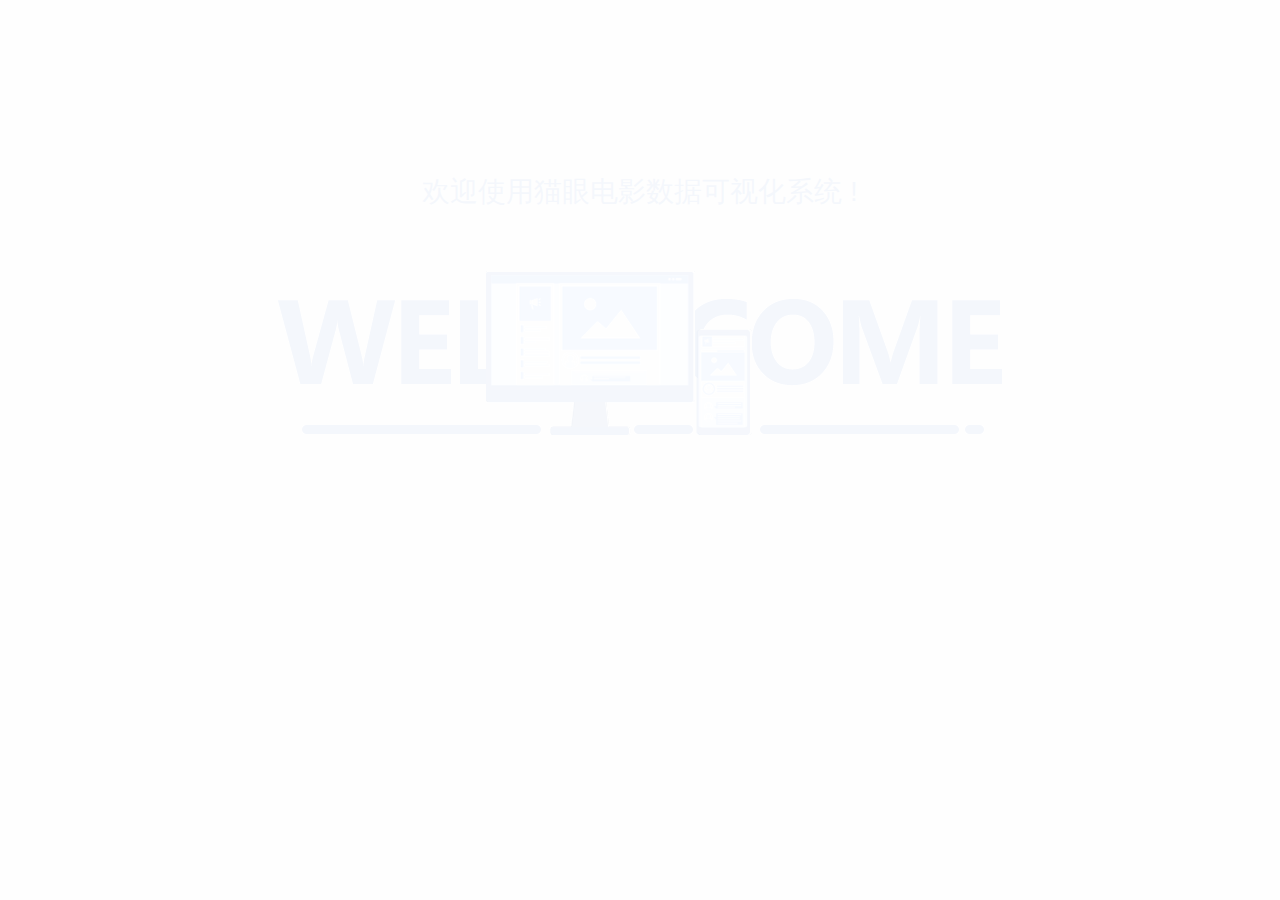
<file: Cateye/前台/demo/page/console/console.html>
<!DOCTYPE html>
<html>

<head>
    <meta charset="utf-8"/>
    <meta http-equiv="X-UA-Compatible" content="IE=edge,chrome=1">
    <meta name="viewport" content="width=device-width, initial-scale=1, maximum-scale=1">
    <title>EasyWeb后台开发框架</title>
    <link rel="stylesheet" href="../../assets/libs/layui/css/layui.css"/>
    <link rel="stylesheet" href="../../assets/module/admin.css?v=315"/>
    <!--[if lt IE 9]>
    <script src="https://oss.maxcdn.com/html5shiv/3.7.3/html5shiv.min.js"></script>
    <script src="https://oss.maxcdn.com/respond/1.4.2/respond.min.js"></script>
    <![endif]-->
</head>

<body>

<!-- 加载动画 -->
<div class="page-loading">
    <div class="ball-loader">
        <span></span><span></span><span></span><span></span>
    </div>
</div>

<div class="layui-card-body" style="text-align: center;">
    <h2 style="margin-top: 170px;margin-bottom: 20px;font-size: 28px;color: #91ADDC;">欢迎使用猫眼电影数据可视化系统 !</h2>
    <img src="../../assets/images/welcome.png" style="max-width: 100%;">
</div>

<!-- js部分 -->
<script type="text/javascript" src="../../assets/libs/layui/layui.js"></script>
<script type="text/javascript" src="../../assets/js/common.js?v=315"></script>

<script>
    layui.use(['layer'], function () {
        var $ = layui.jquery;
        var layer = layui.layer;

    });
</script>
</body>

</html>
</file>
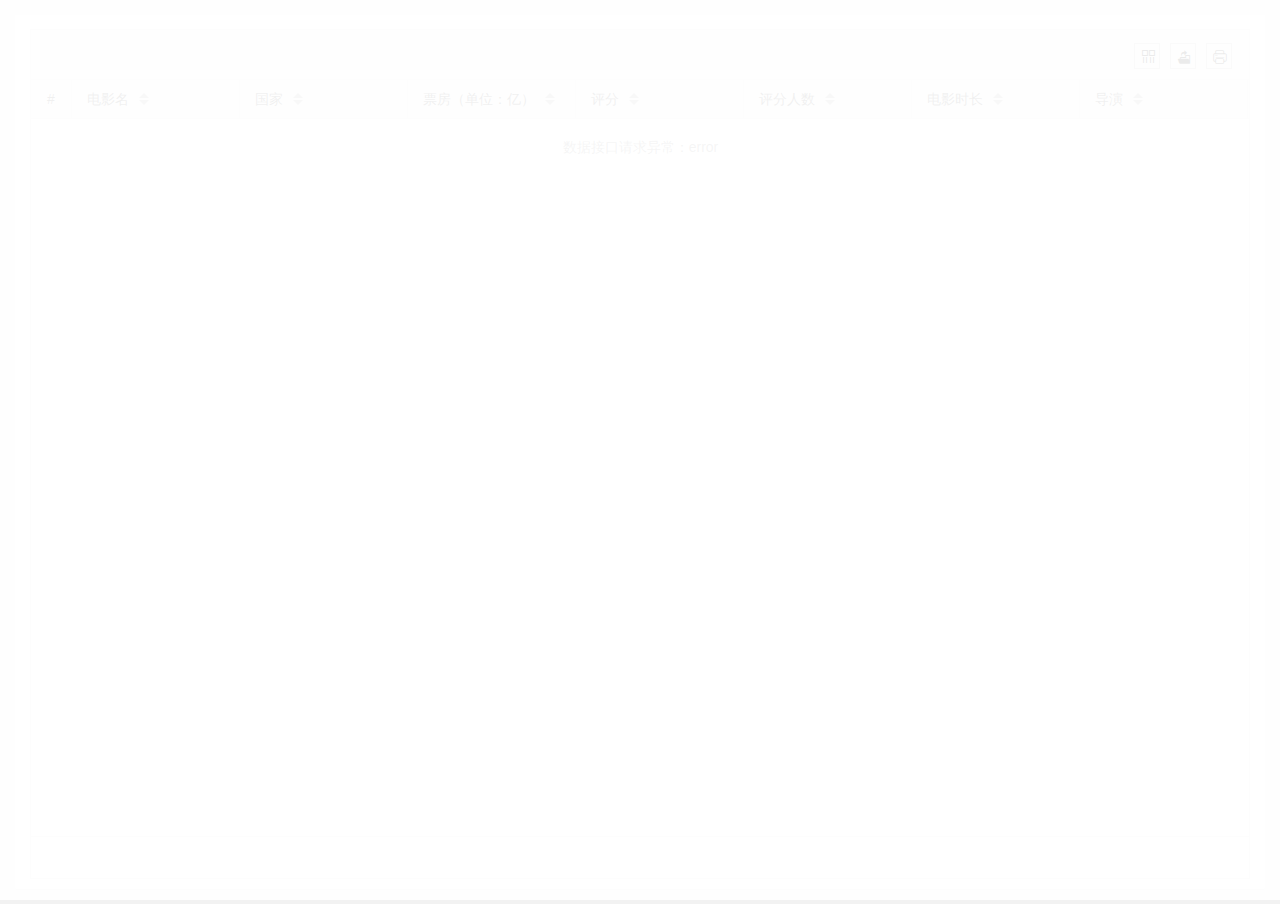
<file: Cateye/前台/demo/page/film/data.html>
<!DOCTYPE html>
<html>
<head>
    <meta charset="utf-8"/>
    <meta http-equiv="X-UA-Compatible" content="IE=edge,chrome=1">
    <meta name="viewport" content="width=device-width, initial-scale=1, maximum-scale=1">
    <title>用户管理</title>
    <link rel="stylesheet" href="../../assets/libs/layui/css/layui.css"/>
    <link rel="stylesheet" href="../../assets/module/admin.css?v=315"/>
    <!--[if lt IE 9]>
    <script src="https://oss.maxcdn.com/html5shiv/3.7.3/html5shiv.min.js"></script>
    <script src="https://oss.maxcdn.com/respond/1.4.2/respond.min.js"></script>
    <![endif]-->
</head>
<body>

<!-- 页面加载loading -->
<div class="page-loading">
    <div class="ball-loader">
        <span></span><span></span><span></span><span></span>
    </div>
</div>

<!-- 正文开始 -->
<div class="layui-fluid">
    <div class="layui-card">
        <div class="layui-card-body ">
            <table class="layui-table" id="tableUser" lay-filter="tableUser"></table>
        </div>
    </div>
</div>


<!-- js部分 -->
<script type="text/javascript" src="../../assets/libs/layui/layui.js"></script>
<script type="text/javascript" src="../../assets/js/common.js?v=315"></script>
<script>
    layui.use(['layer', 'form', 'table', 'util', 'admin'], function () {
        var $ = layui.jquery;
        var layer = layui.layer;
        var form = layui.form;
        var table = layui.table;
        var util = layui.util;
        var admin = layui.admin;

        // 渲染表格
        var insTb = table.render({
            elem: '#tableUser',
            url: 'http://127.0.0.1:5000/data',
            height: 'full-50' ,
            page: true,
            toolbar: true,
            cellMinWidth: 100,
            cols: [[
                {type: 'numbers', title: '#'},
                {field: 'movie_name', sort: true, title: '电影名'},
                {field: 'movie_area', sort: true, title: '国家'},
                {field: 'movie_booking', sort: true, title: '票房（单位：亿）'},
                {field: 'movie_score', sort: true, title: '评分'},
                {field: 'movie_comment', sort: true, title: '评分人数'},
                {field: 'movie_duration', sort: true, title: '电影时长'},
                {field: 'movie_director', sort: true, title: '导演'},
            ]]
        });

    });
</script>

</body>
</html>
</file>
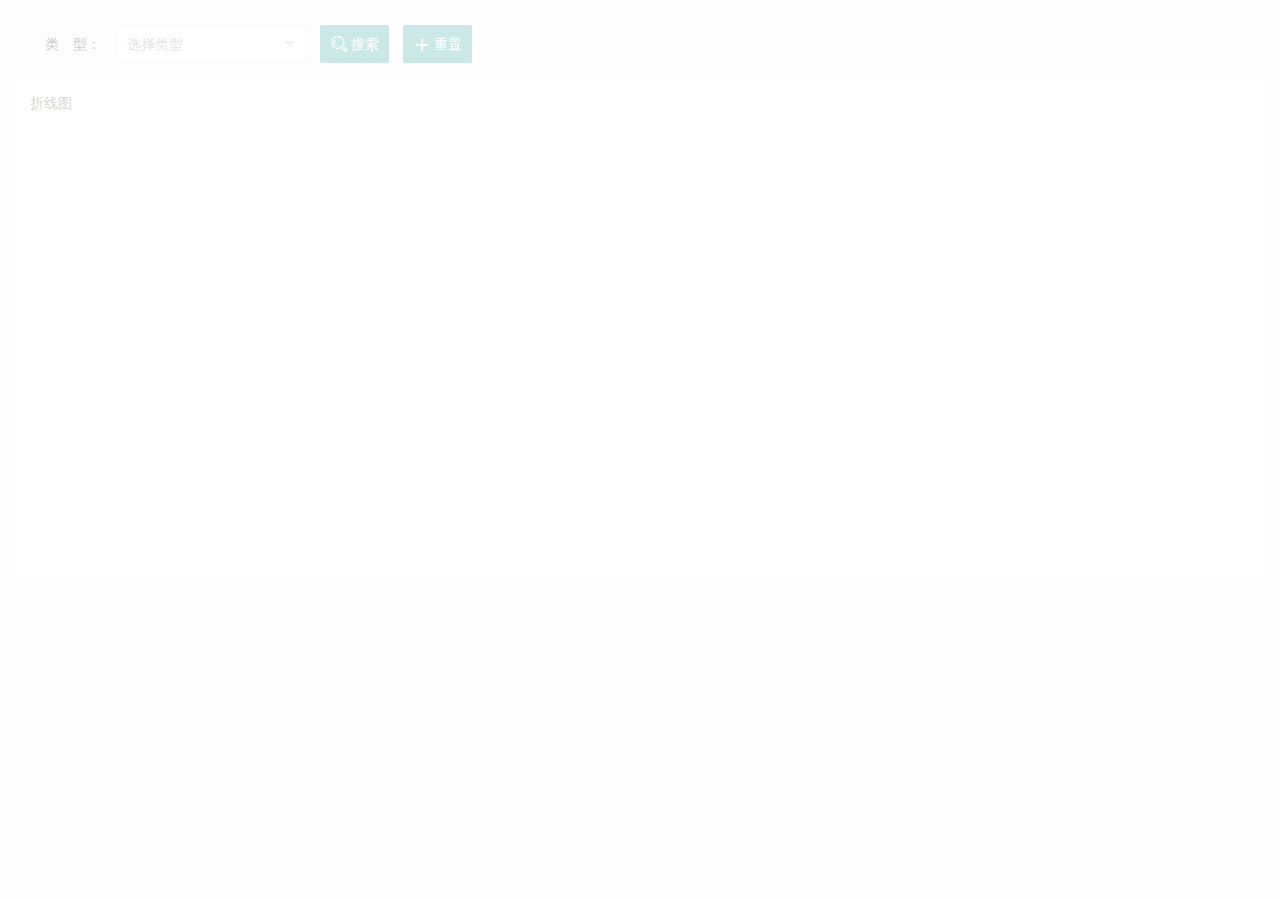
<file: Cateye/前台/demo/page/film/page1.html>
<!DOCTYPE html>
<html>

<head>
	<meta charset="utf-8" />
	<meta http-equiv="X-UA-Compatible" content="IE=edge,chrome=1">
	<meta name="viewport" content="width=device-width, initial-scale=1, maximum-scale=1">
	<title>page3</title>
	<link rel="stylesheet" href="../../assets/libs/layui/css/layui.css" />
	<link rel="stylesheet" href="../../assets/module/admin.css?v=315" />
	<!--[if lt IE 9]>
    <script src="https://oss.maxcdn.com/html5shiv/3.7.3/html5shiv.min.js"></script>
    <script src="https://oss.maxcdn.com/respond/1.4.2/respond.min.js"></script>
    <![endif]-->
</head>

<body>

	<!-- 正文开始 -->
	<div class="layui-fluid">
		<div class="layui-card-body table-tool-mini">
			<div class="layui-form toolbar">
				<form class="layui-form" action="">
					<div class="layui-form-item">
						<div class="layui-inline">
							<label class="layui-form-label w-auto">类&emsp;型：</label>
							<div class="layui-input-inline mr0">
								<select name="movie_type" lay-verify="required">
									<option value="">选择类型</option>
									<option value="喜剧">喜剧</option>
									<option value="冒险">冒险</option>
									<option value="传记">传记</option>
									<option value="剧情">剧情</option>
									<option value="战争">战争</option>
									<option value="奇幻">奇幻</option>
									<option value="家庭">家庭</option>
									<option value="历史">历史</option>
									<option value="科幻">科幻</option>
									<option value="惊悚">惊悚</option>
									<option value="悬疑">悬疑</option>
									<option value="爱情">爱情</option>
									<option value="犯罪">犯罪</option>
									<option value="动画">动画</option>
									<option value="运动">运动</option>
									<option value="恐怖">恐怖</option>
									<option value="纪录片">纪录片</option>
									<option value="动作">动作</option>
								</select>
							</div>
						</div>
						<div class="layui-inline" style="padding-right: 110px;">
							<button class="layui-btn icon-btn" lay-submit lay-filter="formSubSearchUser">
								<i class="layui-icon">&#xe615;</i>搜索
							</button>
							<button type="reset" id="chongzhi" class="layui-btn icon-btn"><i
									class="layui-icon">&#xe654;</i>重置</button>
						</div>
					</div>
				</form>
			</div>

			<table class="layui-table" id="tableUser" lay-filter="tableUser"></table>
		</div>
		<!-- 统计图表 -->
		<div class="layui-row layui-col-space15">
			<div class="layui-col-md12 layui-col-sm12 layui-col-xs12">
				<div class="layui-card">
					<div class="layui-card-header">折线图</div>
					<div class="layui-card-body">
						<div id="main" style="height: 433px;"></div>
					</div>
				</div>
			</div>
		</div>
	</div>

	<!-- 加载动画 -->
	<div class="page-loading">
		<div class="ball-loader">
			<span></span><span></span><span></span><span></span>
		</div>
	</div>

	<!-- js部分 -->
	<script type="text/javascript" src="../../assets/libs/layui/layui.js"></script>
	<script type="text/javascript" src="../../assets/js/common.js?v=315"></script>
	<script src="../../assets/libs/echarts/echarts.min.js"></script>
	<script src="../../assets/libs/echarts/echartsTheme.js"></script>
	<script src="../../assets/libs/echarts/echarts-wordcloud.js"></script>
	<script>
		layui.use(['layer', 'table', 'admin', 'form'], function () {
			var $ = layui.jquery;
			var layer = layui.layer;
			var table = layui.table;
			var admin = layui.admin;
			var form = layui.form;
			// 搜索
			form.on('submit(formSubSearchUser)', function (data) {
				console.log(data);
				try {
					$.ajax({
						type: 'GET',
						url: 'http://127.0.0.1:5000/page1?movie_type='+data.field.movie_type,
						
						success: function (res) {
							myCharts1.setOption({
								tooltip: {
									trigger: 'axis',
									axisPointer: {
										type: 'shadow'
									}
								},
								xAxis: {
									type: 'category',
									data: ['1954', '1979', '1984', '1988', '1989', '1991', '1992', '1993', '1995', '1997', '1998', '1999', '2000', '2001', '2002', '2003', '2004', '2005', '2006', '2007', '2008', '2009', '2010', '2011', '2012', '2013', '2014', '2015', '2016', '2017', '2018', '2019', '2020', '2021', ' 2022', '2023', '2024']
								},
								yAxis: {
									type: 'value'
								},
								series: [{
									data: res.data,
									type: 'line',
									smooth: true
								}]
							});
						}
					});
					form.render();
				} catch (e) {
					console.log(e);
					return false
				}
				return false;
			});
			$('#chongzhi').click(init)
			// ------------------------------------------------------------------------
			// 渲染图表
			var myCharts1 = echarts.init(document.getElementById('main'));
			init();

			function init() {
				console.log('初始化')
				$.ajax({
					type: 'GET',
					url: 'http://127.0.0.1:5000/page1?movie_type=喜剧',
					dataType: 'json',
					success: function (res) {
						myCharts1.setOption({
							tooltip: {
								trigger: 'axis',
								axisPointer: {
									type: 'shadow'
								}
							},
							xAxis: {
								type: 'category',
								data: ['1954', '1979', '1984', '1988', '1989', '1991', '1992', '1993', '1995', '1997', '1998', '1999', '2000', '2001', '2002', '2003', '2004', '2005', '2006', '2007', '2008', '2009', '2010', '2011', '2012', '2013', '2014', '2015', '2016', '2017', '2018', '2019', '2020', '2021', ' 2022', '2023', '2024']
							},
							yAxis: {
								type: 'value'
							},
							series: [{
								data: res.data,
								type: 'line',
								smooth: true
							}]
						});
					}
				});
			}

			// 窗口大小改变事件
			window.onresize = function () {
				myCharts1.resize();
			};

		});
	</script>
</body>

</html>
</file>
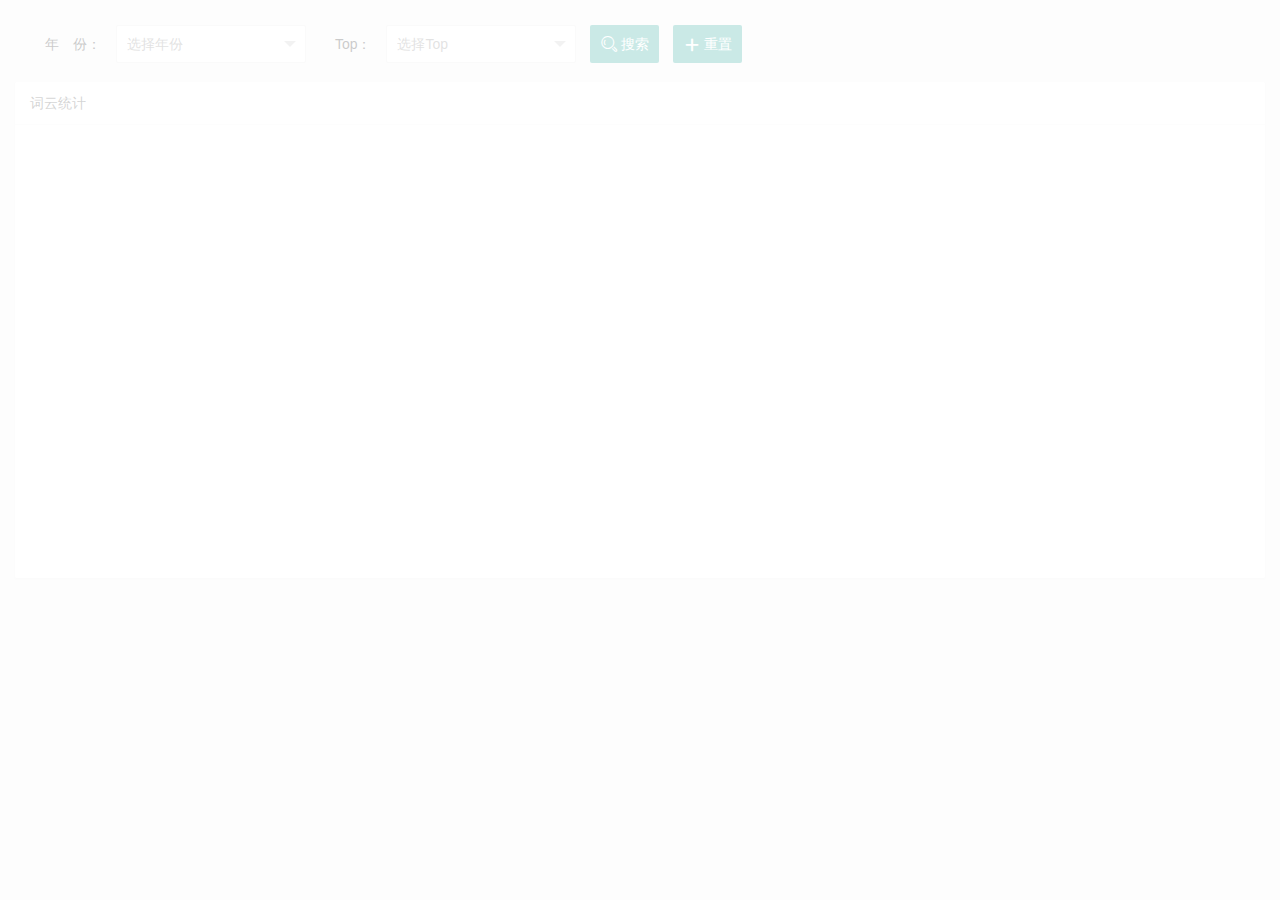
<file: Cateye/前台/demo/page/film/page2.html>
<!DOCTYPE html>
<html>

	<head>
		<meta charset="utf-8" />
		<meta http-equiv="X-UA-Compatible" content="IE=edge,chrome=1">
		<meta name="viewport" content="width=device-width, initial-scale=1, maximum-scale=1">
		<title>page2</title>
		<link rel="stylesheet" href="../../assets/libs/layui/css/layui.css" />
		<link rel="stylesheet" href="../../assets/module/admin.css?v=315" />
		<!--[if lt IE 9]>
    <script src="https://oss.maxcdn.com/html5shiv/3.7.3/html5shiv.min.js"></script>
    <script src="https://oss.maxcdn.com/respond/1.4.2/respond.min.js"></script>
    <![endif]-->
	</head>

	<body>

		<!-- 正文开始 -->
		<div class="layui-fluid">
			<div class="layui-card-body table-tool-mini">
				<div class="layui-form toolbar">
					<form class="layui-form" action="">
						<div class="layui-form-item">
							<div class="layui-inline">
								<label class="layui-form-label w-auto">年&emsp;份：</label>
								<div class="layui-input-inline mr0">
									<select name="year" lay-verify="required">
										<option value="">选择年份</option>
										<option value="1954">1954</option>
										<option value="1979">1979</option>
										<option value="1984">1984</option>
										<option value="1988">1988</option>
										<option value="1989">1989</option>
										<option value="1991">1991</option>
										<option value="1992">1992</option>
										<option value="1993">1993</option>
										<option value="1995">1995</option>
										<option value="1997">1997</option>
										<option value="1998">1998</option>
										<option value="1999">1999</option>
										<option value="2000">2000</option>
										<option value="2001">2001</option>
										<option value="2002">2002</option>
										<option value="2003">2003</option>
										<option value="2004">2004</option>
										<option value="2005">2005</option>
										<option value="2006">2006</option>
										<option value="2007">2007</option>
										<option value="2008">2008</option>
										<option value="2009">2009</option>
										<option value="2010">2010</option>
										<option value="2011">2011</option>
										<option value="2012">2012</option>
										<option value="2013">2013</option>
										<option value="2014">2014</option>
										<option value="2015">2015</option>
										<option value="2016">2016</option>
										<option value="2017">2017</option>
										<option value="2018">2018</option>
										<option value="2019">2019</option>
										<option value="2020">2020</option>
										<option value="2021">2021</option>
										<option value="2022">2022</option>
										<option value="2023">2023</option>
										<option value="2024">2024</option>
									</select>
								</div>
							</div>
							<div class="layui-inline">
								<label class="layui-form-label w-auto">Top：</label>
								<div class="layui-input-inline mr0">
									<select name="top" lay-verify="required">
										<option value="">选择Top</option>
										<option value="3">3</option>
										<option value="5">5</option>
										<option value="10">10</option>
										<option value="20">20</option>
									</select>
								</div>
							</div>
							<div class="layui-inline" style="padding-right: 110px;">
								<button  class="layui-btn icon-btn" lay-submit lay-filter="formSubSearchUser">
                            <i class="layui-icon">&#xe615;</i>搜索
                        </button>
								<button type="reset" id="chongzhi" class="layui-btn icon-btn"><i class="layui-icon">&#xe654;</i>重置</button>
							</div>
						</div>
					</form>
				</div>

				<table class="layui-table" id="tableUser" lay-filter="tableUser"></table>
			</div>
			<!-- 统计图表 -->
			<div class="layui-row layui-col-space15">
				<div class="layui-col-md12 layui-col-sm12 layui-col-xs12">
					<div class="layui-card">
						<div class="layui-card-header">词云统计</div>
						<div class="layui-card-body">
							<div id="main" style="height: 433px;"></div>
						</div>
					</div>
				</div>
			</div>
		</div>

		<!-- 加载动画 -->
		<div class="page-loading">
			<div class="ball-loader">
				<span></span><span></span><span></span><span></span>
			</div>
		</div>

		<!-- js部分 -->
		<script type="text/javascript" src="../../assets/libs/layui/layui.js"></script>
		<script type="text/javascript" src="../../assets/js/common.js?v=315"></script>
		<script src="../../assets/libs/echarts/echarts.min.js"></script>
		<script src="../../assets/libs/echarts/echartsTheme.js"></script>
		<script src="../../assets/libs/echarts/echarts-wordcloud.js"></script>
		<script>
			layui.use(['layer', 'table', 'admin', 'form'], function() {
				var $ = layui.jquery;
				var layer = layui.layer;
				var table = layui.table;
				var admin = layui.admin;
				var form = layui.form;
				// 搜索
				form.on('submit(formSubSearchUser)', function(data) {
					console.log(data);
					try{
						$.ajax({
							type: 'GET',
							url: 'http://127.0.0.1:5000/page2?year='+data.field.year+'&top='+data.field.top,						
							success: function(res) {
								myCharts1.setOption({
									tooltip: {
										show: true
									},
									series: [{
										type: "wordCloud",
										gridSize: 6,
										shape: 'diamond',
										sizeRange: [12, 50],
										width: 800,
										height: 500,
										textStyle: {
											normal: {
												color: function() {
													return 'rgb(' + [
														Math.round(Math.random() * 160),
														Math.round(Math.random() * 160),
														Math.round(Math.random() * 160)
													].join(',') + ')';
												}
											},
											emphasis: {
												shadowBlur: 10,
												shadowColor: '#333'
											}
										},
										data: res.datas,
									}]
								});
							}
						});
						form.render();
					} catch (e) {
					console.log(e);
					return false
				}
					return false;
				});
				$('#chongzhi').click(init)
				// ------------------------------------------------------------------------
				// 渲染图表
				var myCharts1 = echarts.init(document.getElementById('main'));
				init();

				function init() {
					console.log('初始化')
					$.ajax({
						type: 'GET',
						url: 'http://127.0.0.1:5000/page2?year=1954&top=3',
						dataType: 'json',
						success: function(res) {
							myCharts1.setOption({
								tooltip: {
									show: true
								},
								series: [{
									type: "wordCloud",
									gridSize: 6,
									shape: 'diamond',
									sizeRange: [12, 50],
									width: 800,
									height: 500,
									textStyle: {
										normal: {
											color: function() {
												return 'rgb(' + [
													Math.round(Math.random() * 160),
													Math.round(Math.random() * 160),
													Math.round(Math.random() * 160)
												].join(',') + ')';
											}
										},
										emphasis: {
											shadowBlur: 10,
											shadowColor: '#333'
										}
									},
									data: res.datas
								}],
							});
						}
					});
				}

				// 窗口大小改变事件
				window.onresize = function() {
					myCharts1.resize();
				};

			});
		</script>
	</body>

</html>
</file>
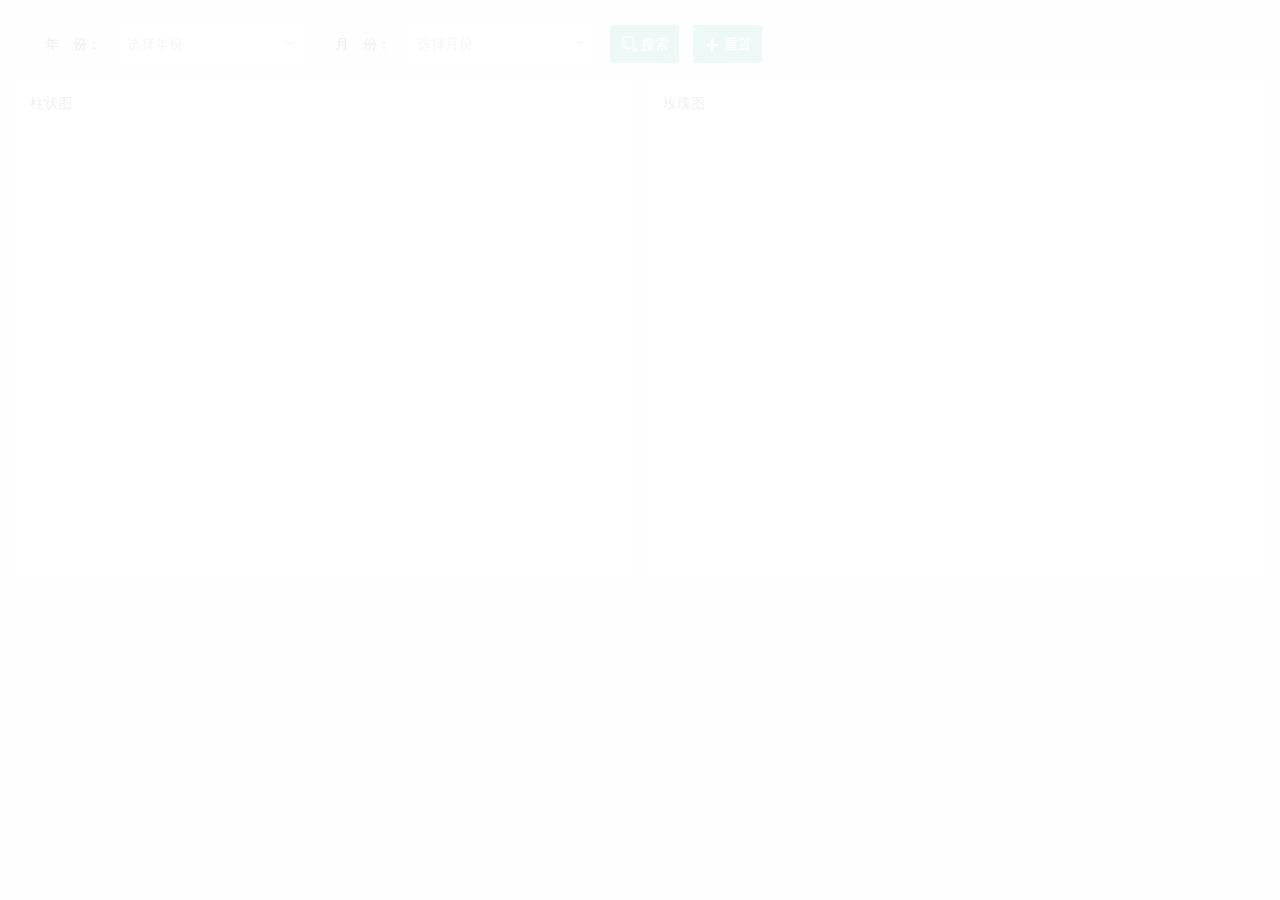
<file: Cateye/前台/demo/page/film/page3.html>
<!DOCTYPE html>
<html>

	<head>
		<meta charset="utf-8" />
		<meta http-equiv="X-UA-Compatible" content="IE=edge,chrome=1">
		<meta name="viewport" content="width=device-width, initial-scale=1">
		<meta name="viewport" content="width=device-width, initial-scale=1, maximum-scale=1">
		<title>page3</title>
		<link rel="stylesheet" href="../../assets/libs/layui/css/layui.css" />
		<link rel="stylesheet" href="../../assets/module/admin.css?v=315" />
		<!--[if lt IE 9]>
    <script src="https://oss.maxcdn.com/html5shiv/3.7.3/html5shiv.min.js"></script>
    <script src="https://oss.maxcdn.com/respond/1.4.2/respond.min.js"></script>
    <![endif]-->
	</head>

	<body>

		<!-- 正文开始 -->
		<div class="layui-fluid">
			<div class="layui-card-body table-tool-mini">
				<div class="layui-form toolbar">
					<form class="layui-form" action="">
					<div class="layui-form-item">
						<div class="layui-inline">
							<label class="layui-form-label w-auto">年&emsp;份：</label>
							<div class="layui-input-inline mr0">
								<select name="year" lay-verify="required">
									<option value="">选择年份</option>
									<option value="1954">1954</option>
										<option value="1979">1979</option>
										<option value="1984">1984</option>
										<option value="1988">1988</option>
										<option value="1989">1989</option>
										<option value="1991">1991</option>
										<option value="1992">1992</option>
										<option value="1993">1993</option>
										<option value="1995">1995</option>
										<option value="1997">1997</option>
										<option value="1998">1998</option>
										<option value="1999">1999</option>
										<option value="2000">2000</option>
										<option value="2001">2001</option>
										<option value="2002">2002</option>
										<option value="2003">2003</option>
										<option value="2004">2004</option>
										<option value="2005">2005</option>
										<option value="2006">2006</option>
										<option value="2007">2007</option>
										<option value="2008">2008</option>
										<option value="2009">2009</option>
										<option value="2010">2010</option>
										<option value="2011">2011</option>
										<option value="2012">2012</option>
										<option value="2013">2013</option>
										<option value="2014">2014</option>
										<option value="2015">2015</option>
										<option value="2016">2016</option>
										<option value="2017">2017</option>
										<option value="2018">2018</option>
										<option value="2019">2019</option>
										<option value="2020">2020</option>
										<option value="2021">2021</option>
										<option value="2022">2022</option>
										<option value="2023">2023</option>
										<option value="2024">2024</option>
								</select>
							</div>
						</div>
						<div class="layui-inline">
							<label class="layui-form-label w-auto">月&emsp;份：</label>
							<div class="layui-input-inline mr0">
								<select name="month" lay-verify="required">
									<option value="">选择月份</option>
									<option value="1">1</option>
									<option value="2">2</option>
									<option value="3">3</option>
									<option value="4">4</option>
									<option value="5">5</option>
									<option value="6">6</option>
									<option value="7">7</option>
									<option value="8">8</option>
									<option value="9">9</option>
									<option value="10">10</option>
									<option value="11">11</option>
									<option value="12">12</option>
								</select>
							</div>
						</div>
						<div class="layui-inline" style="padding-right: 110px;">
							<button class="layui-btn icon-btn" lay-filter="formSubSearchUser" lay-submit>
                            <i class="layui-icon">&#xe615;</i>搜索
                        </button>
							<button type="reset" id="chongzhi" class="layui-btn icon-btn"><i class="layui-icon">&#xe654;</i>重置</button>
						</div>
					</div>
					</form>
				</div>

				<table class="layui-table" id="tableUser" lay-filter="tableUser"></table>
			</div>
			<!-- 统计图表 -->
			<div class="layui-row layui-col-space15">
				<div class="layui-col-md6 layui-col-sm6 layui-col-xs12">
					<div class="layui-card">
						<div class="layui-card-header">柱状图</div>
						<div class="layui-card-body">
							<div id="main1" style="height: 433px;"></div>
						</div>
					</div>
				</div>
				<div class="layui-col-md6 layui-col-sm6 layui-col-xs12">
					<div class="layui-card">
						<div class="layui-card-header">玫瑰图</div>
						<div class="layui-card-body">
							<div id="main2" style="height: 433px;"></div>
						</div>
					</div>
				</div>
			</div>
		</div>

		<!-- 加载动画 -->
		<div class="page-loading">
			<div class="ball-loader">
				<span></span><span></span><span></span><span></span>
			</div>
		</div>

		<!-- js部分 -->
		<script type="text/javascript" src="../../assets/libs/layui/layui.js"></script>
		<script type="text/javascript" src="../../assets/js/common.js?v=315"></script>
		<script src="../../assets/libs/echarts/echarts.min.js"></script>
		<script src="../../assets/libs/echarts/echartsTheme.js"></script>
		<script>
			layui.use(['layer', 'table', 'admin', 'form'], function() {
				var $ = layui.jquery;
				var layer = layui.layer;
				var table = layui.table;
				var admin = layui.admin;
				var form = layui.form;
				// 搜索
				form.on('submit(formSubSearchUser)', function(data) {
					$.ajax({
						type: 'GET',
						url: 'http://127.0.0.1:5000/page3',
						data: {
							'year': data.field.year,
							'month': data.field.month
						},
						success: function(res) {
							myCharts1.setOption({
								tooltip: {//提示框取默认值，即鼠标移动到柱状图会显示内容
									trigger: 'axis',//触发类型；轴触发，axis则鼠标hover到一条柱状图显示全部数据，item则鼠标hover到折线点显示相应数据，
									axisPointer: {// //坐标轴指示器，坐标轴触发有效
										type: 'shadow' //默认为line，line直线，cross十字准星，shadow阴影
									}
								},
								xAxis: {
									type: 'category',
									data: res.category	
								},
								yAxis: {
								type:'value'
								},
								
								series: [{ // For shadow
										type: 'bar',//柱状图
										data: res.data
									}
								]
							});
							myCharts2.setOption({
								tooltip: {
									trigger: 'item',
									formatter: '{a} <br/>{b} : {c} ({d}%)'
								},
								legend: {
									left: 'center',
									top: 'bottom',
									data: res.categories
								},

								series: [{
									name: '票房',
									type: 'pie',
									roseType: 'area',
									data: res.datas
								}]
							});
						}
					});
					form.render();
					return false;
				});
				$('#chongzhi').click(init)
				// ------------------------------------------------------------------------
				// 渲染图表
				var myCharts1 = echarts.init(document.getElementById('main1'), myEchartsTheme);
				var myCharts2 = echarts.init(document.getElementById('main2'), myEchartsTheme);
				// Enable data zoom when user click bar.
				var zoomSize = 6;
				myCharts1.on('click', function(params) {
					console.log(dataAxis[Math.max(params.dataIndex - zoomSize / 2, 0)]);
					myCharts1.dispatchAction({
						type: 'dataZoom',
						startValue: dataAxis[Math.max(params.dataIndex - zoomSize / 2, 0)],
						endValue: dataAxis[Math.min(params.dataIndex + zoomSize / 2, data.length - 1)]
					});
				});
				init();

				function init() {

					form.render();
					console.log('初始化')
					$.ajax({
						type: 'GET',
						url: 'http://127.0.0.1:5000/page3',
						success: function(res) {
							myCharts1.setOption({
								tooltip: {
									trigger: 'axis',
									axisPointer: {
										type: 'shadow'
									}
								},
								xAxis: {
									type: 'category',
									data: res.category,
								},
								yAxis: {
									type:'value'
								},
								
								series: [{ // For shadow	
										type: 'bar',
										data: res.data
									}
								]
							});
							myCharts2.setOption({
								tooltip: {
									trigger: 'item',
									formatter: '{a} <br/>{b} : {c} ({d}%)'
								},
								legend: {
									left: 'center',
									top: 'bottom',
									data: res.categories
								},

								series: [{
									name: '票房',
									type: 'pie',
									roseType: 'area',
									data: res.datas
								}]
							});
						}
					});
				}

				// 窗口大小改变事件
				window.onresize = function() {
					myCharts1.resize();
					myCharts2.resize();
				};

			});
		</script>
	</body>

</html>
</file>
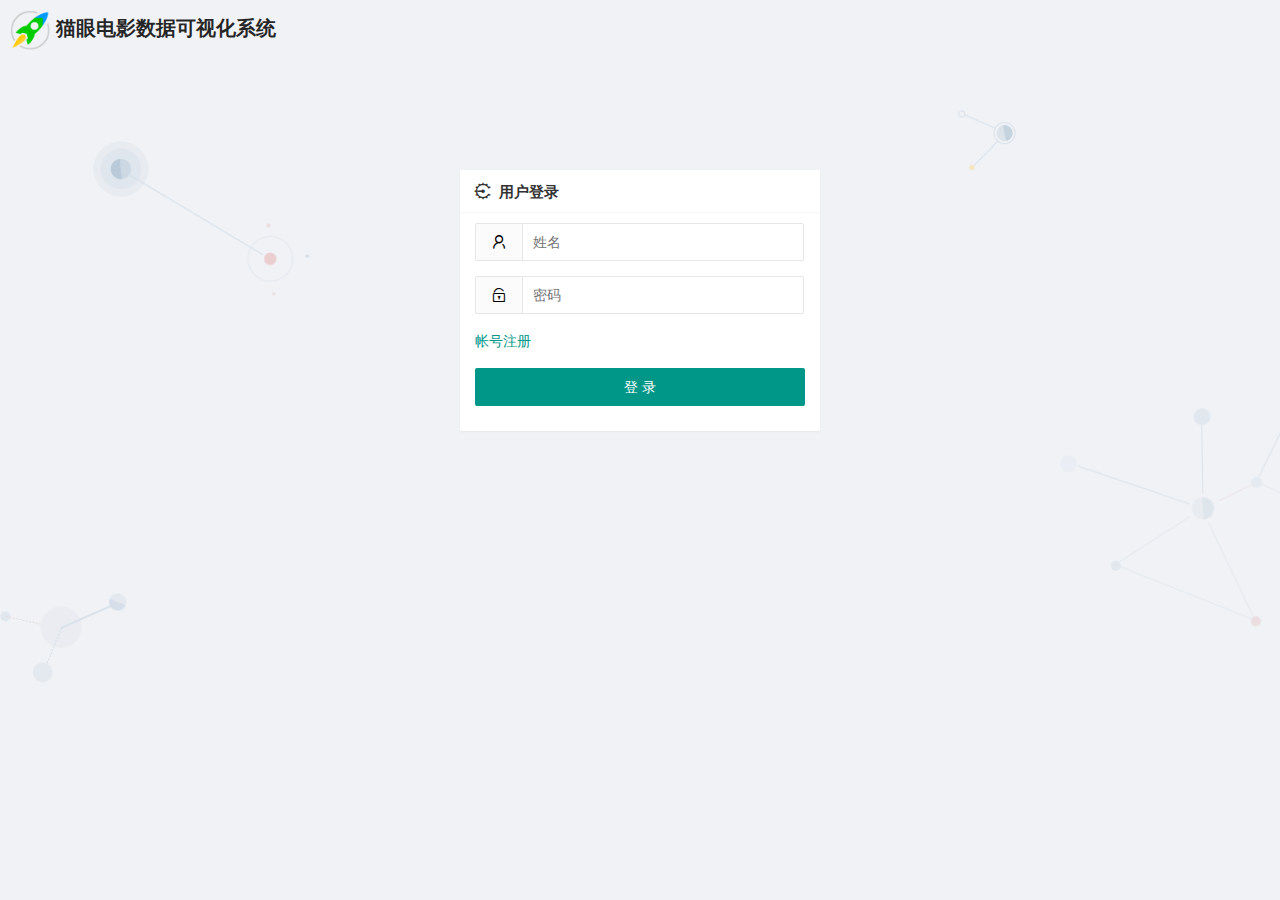
<file: Cateye/前台/demo/page/template/login.html>
<!DOCTYPE html>
<html>
<head>
    <meta charset="utf-8"/>
    <meta http-equiv="X-UA-Compatible" content="IE=edge,chrome=1">
    <meta name="viewport" content="width=device-width, initial-scale=1, maximum-scale=1">
    <title>登录</title>
    <link rel="stylesheet" href="../../assets/libs/layui/css/layui.css"/>
    <link rel="stylesheet" href="../../assets/css/login.css?v=315">
    <link rel="stylesheet" href="../../assets/module/admin.css?v=315">
    <!--[if lt IE 9]>
    <script src="https://oss.maxcdn.com/html5shiv/3.7.3/html5shiv.min.js"></script>
    <script src="https://oss.maxcdn.com/respond/1.4.2/respond.min.js"></script>
    <![endif]-->
    <script>
        if (window != top) {
            top.location.replace(location.href);
        }
    </script>
</head>
<body>
<div class="login-wrapper">
    <div class="login-header">
        <img src="../../assets/images/logo.png"> 猫眼电影数据可视化系统
    </div>
    <div class="login-body">
        <div class="layui-card">
            <div class="layui-card-header">
                <i class="layui-icon layui-icon-engine"></i>&nbsp;&nbsp;用户登录
            </div>
            <form class="layui-card-body layui-form layui-form-pane">
                <div class="layui-form-item">
                    <label class="layui-form-label"><i class="layui-icon layui-icon-username"></i></label>
                    <div class="layui-input-block">
                        <input name="name" type="text" placeholder="姓名" class="layui-input"
                               lay-verType="tips" lay-verify="required" required/>
                    </div>
                </div>
                <div class="layui-form-item">
                    <label class="layui-form-label"><i class="layui-icon layui-icon-password"></i></label>
                    <div class="layui-input-block">
                        <input name="password" type="password" placeholder="密码" class="layui-input"
                               lay-verType="tips" lay-verify="required" required/>
                    </div>
                </div>
 
                <div class="layui-form-item">
                    <a id="btnAddReader" class="layui-link">帐号注册</a>
                </div>
                <div class="layui-form-item">
                    <button lay-filter="login-submit" id="submit" class="layui-btn layui-btn-fluid" lay-submit>登 录</button>
                </div>
            </form>
        </div>
    </div>

</div>
<!-- 表单弹窗 -->
<script type="text/html" id="modelBook">
    <form id="modelBookForm" lay-filter="modelBookForm" class="layui-form model-form">
        <input name="id" type="hidden"/>
        <div class="layui-form-item">
            <label class="layui-form-label">姓名</label>
            <div class="layui-input-block">
                <input name="name" placeholder="请输入姓名" type="text" class="layui-input" maxlength="20"
                       lay-verType="tips" lay-verify="required" required/>
            </div>
        </div>
        <div class="layui-form-item">
            <label class="layui-form-label">密码</label>
            <div class="layui-input-block">
                <input name="password" type="password" placeholder="请输入密码" type="text" class="layui-input" maxlength="20"
                       lay-verType="tips" lay-verify="required" required/>
            </div>
        </div>
        <div class="layui-form-item text-right">
            <button class="layui-btn layui-btn-primary" type="button" ew-event="closePageDialog">取消</button>
            <button class="layui-btn" lay-filter="modelSubmitBook" lay-submit>确定</button>
        </div>
    </form>
</script>

<script type="text/javascript" src="../../assets/libs/layui/layui.js"></script>
<script type="text/javascript" src="../../assets/js/common.js?v=315"></script>
<script>
    layui.use(['layer', 'form', 'table', 'util', 'admin', 'tableX'], function () {
        var $ = layui.jquery;
        var layer = layui.layer;
        var form = layui.form;
        var table = layui.table;
        var util = layui.util;
        var admin = layui.admin;
        var tableX = layui.tableX;
        // 添加
        $('#btnAddReader').click(function () {
            showEditModel();
        });
        // 显示表单弹窗
        function showEditModel() {
                admin.open({
                    type: 1,
                    title: '注册用户',
                    content: $('#modelBook').html(),
                    success: function (layero, dIndex) {
                        $(layero).children('.layui-layer-content').css('overflow', 'visible');
                        var url = 'http://127.0.0.1:5000/addUser';
                        // 表单提交事件
                        form.render();
                        form.on('submit(modelSubmitBook)', function (data) {
                            layer.load(2);
                            $.ajax({
                                url:url,
                                type:"POST",
                                data:JSON.stringify(data.field),
                                contentType:"application/json; charset=utf-8",
                                dataType:"json",
                                success: function(res){
                                    layer.closeAll('loading');
                                    if (res.code == 200) {
                                        layer.close(dIndex);
                                        layer.msg(res.msg, {icon: 1});
                                    } else {
                                        layer.msg(res.msg, {icon: 2});
                                    }
                                }
                            })
                            return false;
                        });
                    }
                });
        }

        // 表单提交
        form.on('submit(login-submit)', function (obj) {
            $.ajax({
                type: "post",
                contentType: 'application/json',
                url: "http://127.0.0.1:5000/loginByPassword",
                data: JSON.stringify(obj.field),
                dataType: 'json',
                success: function (data) {
                    if (data.code == '200') {
                        layer.msg('登录成功',
                            {
                                icon: 1,
                                time: 1500
                            }, function () {
                                location.replace('../../index.html')
                            })
                    } else {
                        layer.alert(data.msg, {icon: 2}, function (index) {
                            layer.close(index);
                        });
                    }
                }
            })
            return false;
        });

    });
</script>
</body>
</html>
</file>
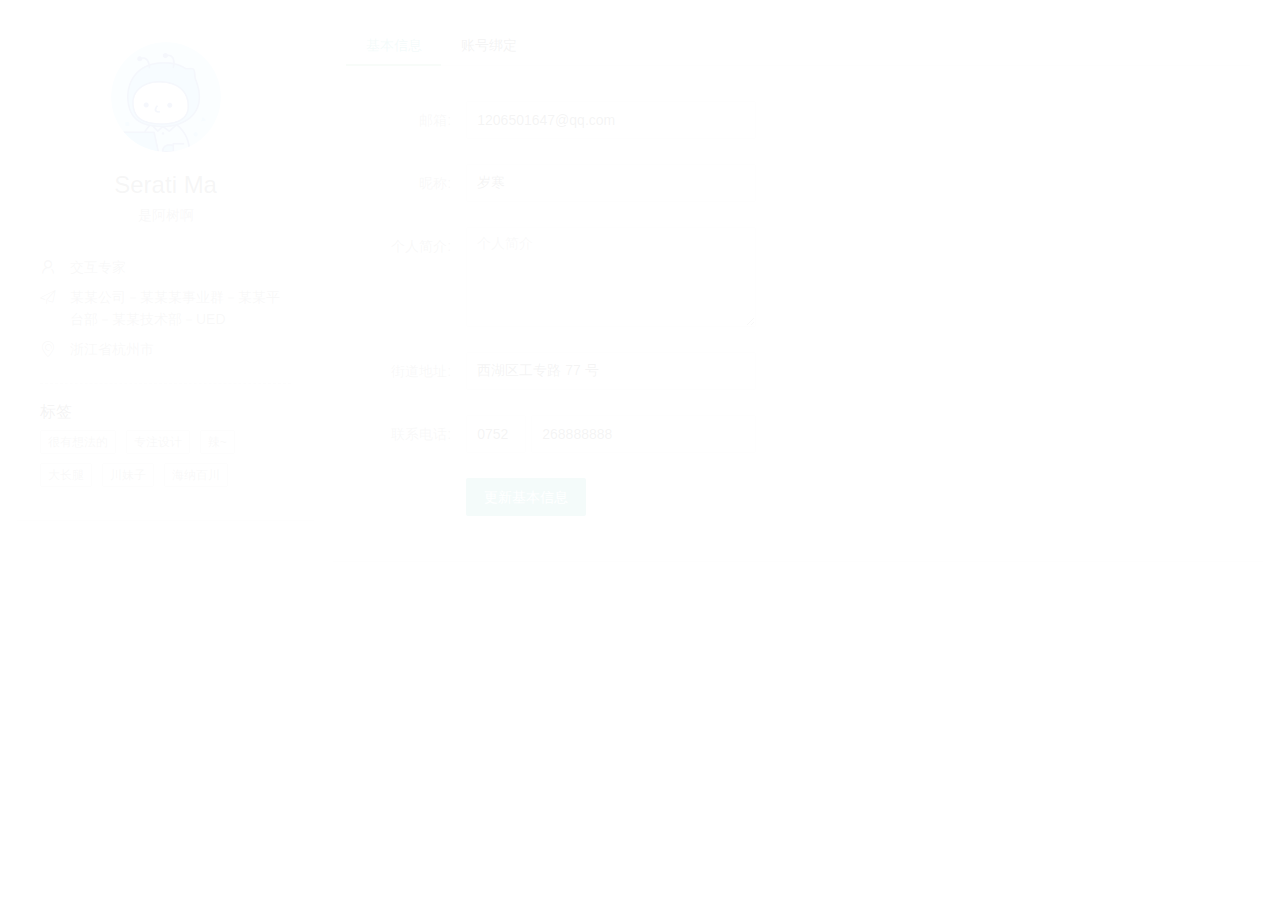
<file: Cateye/前台/demo/page/template/user-info.html>
<!DOCTYPE html>
<html>
<head>
    <meta charset="utf-8"/>
    <meta http-equiv="X-UA-Compatible" content="IE=edge,chrome=1">
    <meta name="viewport" content="width=device-width, initial-scale=1, maximum-scale=1">
    <title>个人中心</title>
    <link rel="stylesheet" href="../../assets/libs/layui/css/layui.css"/>
    <link rel="stylesheet" href="../../assets/module/admin.css?v=315"/>
    <!--[if lt IE 9]>
    <script src="https://oss.maxcdn.com/html5shiv/3.7.3/html5shiv.min.js"></script>
    <script src="https://oss.maxcdn.com/respond/1.4.2/respond.min.js"></script>
    <![endif]-->
    <style>
        .user-info-head {
            width: 110px;
            height: 110px;
            position: relative;
            display: inline-block;
            border-radius: 50%;
            border: 2px solid #eee;
        }

        .user-info-head:hover:after {
            content: '\e65d';
            position: absolute;
            left: 0;
            right: 0;
            top: 0;
            bottom: 0;
            color: #eee;
            background: rgba(0, 0, 0, 0.5);
            font-family: layui-icon;
            font-size: 24px;
            font-style: normal;
            -webkit-font-smoothing: antialiased;
            -moz-osx-font-smoothing: grayscale;
            cursor: pointer;
            line-height: 110px;
            border-radius: 50%;
        }

        .user-info-head img {
            width: 110px;
            height: 110px;
            border-radius: 50%;
        }

        .info-list-item {
            position: relative;
            padding-bottom: 8px;
        }

        .info-list-item > .layui-icon {
            position: absolute;
        }

        .info-list-item > p {
            padding-left: 30px;
        }

        .dash {
            border-bottom: 1px dashed #ccc;
            margin: 15px 0;
        }

        .bd-list-item {
            padding: 14px 0;
            border-bottom: 1px solid #e8e8e8;
            position: relative;
        }

        .bd-list-item .bd-list-item-img {
            width: 48px;
            height: 48px;
            line-height: 48px;
            margin-right: 12px;
            display: inline-block;
            vertical-align: middle;
        }

        .bd-list-item .bd-list-item-content {
            display: inline-block;
            vertical-align: middle;
        }

        .bd-list-item .bd-list-item-lable {
            margin-bottom: 4px;
            color: #333;
        }

        .bd-list-item .bd-list-item-oper {
            position: absolute;
            right: 0;
            top: 50%;
            text-decoration: none !important;
            cursor: pointer;
            transform: translateY(-50%);
        }

        .user-info-form .layui-form-item {
            margin-bottom: 25px;
        }
    </style>
</head>
<body>

<!-- 加载动画 -->
<div class="page-loading">
    <div class="ball-loader">
        <span></span><span></span><span></span><span></span>
    </div>
</div>

<!-- 正文开始 -->
<div class="layui-fluid">
    <div class="layui-row layui-col-space15">
        <!-- 左 -->
        <div class="layui-col-sm12 layui-col-md3">
            <div class="layui-card">
                <div class="layui-card-body" style="padding: 25px;">
                    <div class="text-center layui-text">
                        <div class="user-info-head" id="imgHead">
                            <img src="../../assets/images/head.png"/>
                        </div>
                        <h2 style="padding-top: 20px;">Serati Ma</h2>
                        <p style="padding-top: 8px;">是阿树啊</p>
                    </div>
                    <div class="layui-text" style="padding-top: 30px;">
                        <div class="info-list-item">
                            <i class="layui-icon layui-icon-username"></i>
                            <p>交互专家</p>
                        </div>
                        <div class="info-list-item">
                            <i class="layui-icon layui-icon-release"></i>
                            <p>某某公司－某某某事业群－某某平台部－某某技术部－UED</p>
                        </div>
                        <div class="info-list-item">
                            <i class="layui-icon layui-icon-location"></i>
                            <p>浙江省杭州市</p>
                        </div>
                    </div>
                    <div class="dash"></div>
                    <h3>标签</h3>
                    <div class="layui-badge-list" style="padding-top: 6px;">
                        <span class="layui-badge layui-bg-gray">很有想法的</span>
                        <span class="layui-badge layui-bg-gray">专注设计</span>
                        <span class="layui-badge layui-bg-gray">辣~</span>
                        <span class="layui-badge layui-bg-gray">大长腿</span>
                        <span class="layui-badge layui-bg-gray">川妹子</span>
                        <span class="layui-badge layui-bg-gray">海纳百川</span>
                    </div>
                </div>
            </div>
        </div>
        <!-- 右 -->
        <div class="layui-col-sm12 layui-col-md9">
            <div class="layui-card">
                <div class="layui-card-body">

                    <div class="layui-tab layui-tab-brief" lay-filter="userInfoTab">
                        <ul class="layui-tab-title">
                            <li class="layui-this">基本信息</li>
                            <li>账号绑定</li>
                        </ul>
                        <div class="layui-tab-content">
                            <div class="layui-tab-item layui-show">

                                <div class="layui-form user-info-form layui-text" style="max-width: 400px;padding-top: 25px;">
                                    <div class="layui-form-item">
                                        <label class="layui-form-label">邮箱:</label>
                                        <div class="layui-input-block">
                                            <input type="text" name="email" value="1206501647@qq.com"
                                                   class="layui-input" lay-verify="required" required/>
                                        </div>
                                    </div>
                                    <div class="layui-form-item">
                                        <label class="layui-form-label">昵称:</label>
                                        <div class="layui-input-block">
                                            <input type="text" name="name" value="岁寒"
                                                   class="layui-input" lay-verify="required" required/>
                                        </div>
                                    </div>
                                    <div class="layui-form-item">
                                        <label class="layui-form-label">个人简介:</label>
                                        <div class="layui-input-block">
                                            <textarea name="desc" placeholder="个人简介" class="layui-textarea"></textarea>
                                        </div>
                                    </div>
                                    <div class="layui-form-item">
                                        <label class="layui-form-label">街道地址:</label>
                                        <div class="layui-input-block">
                                            <input type="text" name="address" value="西湖区工专路 77 号"
                                                   class="layui-input" lay-verify="required" required/>
                                        </div>
                                    </div>
                                    <div class="layui-form-item">
                                        <label class="layui-form-label">联系电话:</label>
                                        <div class="layui-input-block">
                                            <input type="text" name="phone1" value="0752" style="width: 60px;"
                                                   class="layui-input" lay-verify="required" required/>
                                            <div style="position: absolute;left: 65px;right: 0;top: 0;">
                                                <input type="text" name="phone2" value="268888888" class="layui-input"
                                                       lay-verify="required" required/>
                                            </div>
                                        </div>
                                    </div>
                                    <div class="layui-form-item">
                                        <div class="layui-input-block">
                                            <button class="layui-btn" lay-filter="userInfoSubmit" lay-submit>
                                                更新基本信息
                                            </button>
                                        </div>
                                    </div>
                                </div>

                            </div>
                            <div class="layui-tab-item" style="padding: 6px 25px 30px 25px;">

                                <div class="bd-list layui-text">
                                    <div class="bd-list-item">
                                        <div class="bd-list-item-content">
                                            <div class="bd-list-item-lable">密保手机</div>
                                            <div class="bd-list-item-text">已绑定手机：13280741922</div>
                                        </div>
                                        <a class="bd-list-item-oper">修改</a>
                                    </div>
                                    <div class="bd-list-item">
                                        <div class="bd-list-item-content">
                                            <div class="bd-list-item-lable">密保邮箱</div>
                                            <div class="bd-list-item-text">已绑定邮箱：1206501647@qq.com</div>
                                        </div>
                                        <a class="bd-list-item-oper">修改</a>
                                    </div>
                                    <div class="bd-list-item">
                                        <div class="bd-list-item-img">
                                            <i class="layui-icon layui-icon-login-qq"
                                               style="color: #3492ED;font-size: 48px;"></i>
                                        </div>
                                        <div class="bd-list-item-content">
                                            <div class="bd-list-item-lable">绑定QQ</div>
                                            <div class="bd-list-item-text">当前未绑定QQ账号</div>
                                        </div>
                                        <a class="bd-list-item-oper">绑定</a>
                                    </div>
                                    <div class="bd-list-item">
                                        <div class="bd-list-item-img">
                                            <i class="layui-icon layui-icon-login-wechat"
                                               style="color: #4DAF29;font-size: 48px;"></i>
                                        </div>
                                        <div class="bd-list-item-content">
                                            <div class="bd-list-item-lable">绑定微信</div>
                                            <div class="bd-list-item-text">当前未绑定绑定微信账号</div>
                                        </div>
                                        <a class="bd-list-item-oper">绑定</a>
                                    </div>
                                </div>

                            </div>
                        </div>
                    </div>

                </div>
            </div>
        </div>

    </div>
</div>

<!-- js部分 -->
<script type="text/javascript" src="../../assets/libs/layui/layui.js"></script>
<script type="text/javascript" src="../../assets/js/common.js?v=315"></script>

<script>
    layui.use(['layer', 'form', 'element', 'admin'], function () {
        var $ = layui.jquery;
        var layer = layui.layer;
        var form = layui.form;
        var element = layui.element;
        var admin = layui.admin;

        // 选择头像
        $('#imgHead').click(function () {
            admin.cropImg({
                onCrop: function (res) {
                    $('#imgHead>img').attr('src', res);
                }
            });
        });

    });
</script>
</body>

</html>
</file>
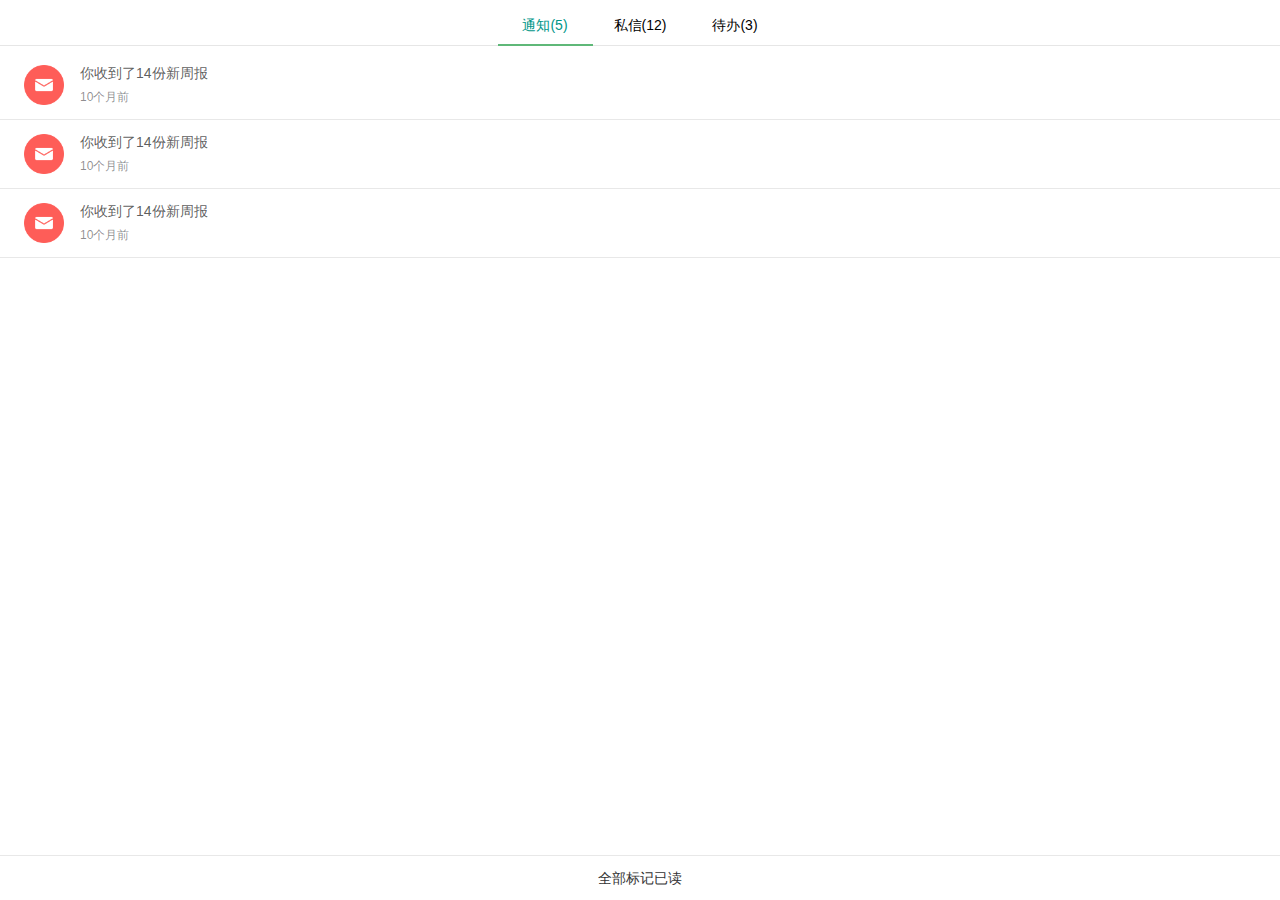
<file: Cateye/前台/demo/page/tpl/tpl-message.html>
<!DOCTYPE html>
<html lang="en" class="bg-white">
<head>
    <title>消息</title>
    <meta charset="utf-8"/>
    <meta http-equiv="X-UA-Compatible" content="IE=edge,chrome=1">
    <meta name="viewport" content="width=device-width, initial-scale=1, maximum-scale=1">
    <link rel="stylesheet" href="../../assets/libs/layui/css/layui.css"/>
    <link rel="stylesheet" href="../../assets/module/admin.css?v=315"/>
    <!--[if lt IE 9]>
    <script src="https://oss.maxcdn.com/html5shiv/3.7.3/html5shiv.min.js"></script>
    <script src="https://oss.maxcdn.com/respond/1.4.2/respond.min.js"></script>
    <![endif]-->
    <style>
        /** 消息列表样式 */
        .message-list {
            position: absolute;
            top: 51px;
            bottom: 44px;
            left: 0;
            right: 0;
            overflow-y: auto;
            -webkit-overflow-scrolling: touch;
        }

        .message-list-item {
            padding: 10px 24px;
            border-bottom: 1px solid #e8e8e8;
            -ms-flex-align: start;
            align-items: flex-start;
            display: flex;
            -ms-flex: 1 1;
            flex: 1 1;
        }

        .message-list-item:hover, .message-btn-clear:hover, .message-btn-more:hover {
            background: #F2F2F2;
        }

        .message-item-icon {
            width: 40px;
            height: 40px;
            margin-right: 16px;
            display: block;
            margin-top: 4px;
        }

        .message-item-right {
            display: block;
            flex: 1 0;
            line-height: 24px;
        }

        .message-item-title {
            font-size: 14px;
            color: rgba(0, 0, 0, .65);
        }

        .message-item-text {
            color: rgba(0, 0, 0, .45);
            font-size: 12px;
        }

        .pull-right {
            float: right;
        }

        .message-btn-clear, .message-btn-more {
            display: block;
            padding: 10px 5px;
            text-align: center;
            line-height: 24px;
            color: #333;
        }

        .message-btn-clear {
            position: absolute;
            bottom: 0;
            left: 0;
            background: white;
            right: 0;
            border-top: 1px solid #e8e8e8;
        }

        .message-btn-more {
            color: #666;
            font-size: 13px;
        }

        .message-list-empty {
            text-align: center;
            color: rgba(0, 0, 0, .45);
            padding: 73px 0 88px;
        }

        .message-list-empty img {
            height: 76px;
            margin-bottom: 16px;
        }

        /** //消息列表样式结束 */
    </style>
</head>
<body>
<div class="layui-tab layui-tab-brief" style="padding: 5px 0;margin: 0;">

    <ul class="layui-tab-title" style="text-align: center;">
        <li class="layui-this">通知(5)</li>
        <li>私信(12)</li>
        <li>待办(3)</li>
    </ul>

    <div class="layui-tab-content" style="padding: 5px 0;">

        <!-- tab1 -->
        <div class="layui-tab-item layui-show">

            <div class="message-list">

                <!-- 实际项目请使用后台数据循环出来 -->
                <a class="message-list-item" href="javascript:;">
                    <img class="message-item-icon" src="../../assets/images/message.png">
                    <div class="message-item-right">
                        <h2 class="message-item-title">你收到了14份新周报</h2>
                        <p class="message-item-text">10个月前</p>
                    </div>
                </a>
                <a class="message-list-item" href="javascript:;">
                    <img class="message-item-icon" src="../../assets/images/message.png">
                    <div class="message-item-right">
                        <h2 class="message-item-title">你收到了14份新周报</h2>
                        <p class="message-item-text">10个月前</p>
                    </div>
                </a>
                <a class="message-list-item" href="javascript:;">
                    <img class="message-item-icon" src="../../assets/images/message.png">
                    <div class="message-item-right">
                        <h2 class="message-item-title">你收到了14份新周报</h2>
                        <p class="message-item-text">10个月前</p>
                    </div>
                </a>

                <!-- 列表为空 -->
                <div class="message-list-empty" style="display: none;">
                    <img src="../../assets/images/img_msg_notice.png">
                    <div>没有通知</div>
                </div>

            </div>

            <a class="message-btn-clear" href="javascript:;">全部标记已读</a>

        </div>
        <!-- tab2 -->
        <div class="layui-tab-item">

            <div class="message-list">

                <a class="message-list-item" href="javascript:;">
                    <img class="message-item-icon" src="../../assets/images/head.png">
                    <div class="message-item-right">
                        <h2 class="message-item-title">xx评论了你</h2>
                        <p class="message-item-text">哈哈哈哈哈哈</p>
                        <p class="message-item-text">10个月前</p>
                    </div>
                </a>
                <a class="message-list-item" href="javascript:;">
                    <img class="message-item-icon" src="../../assets/images/head.png">
                    <div class="message-item-right">
                        <h2 class="message-item-title">xx评论了你</h2>
                        <p class="message-item-text">哈哈哈哈哈哈</p>
                        <p class="message-item-text">10个月前</p>
                    </div>
                </a>
                <a class="message-list-item" href="javascript:;">
                    <img class="message-item-icon" src="../../assets/images/head.png">
                    <div class="message-item-right">
                        <h2 class="message-item-title">xx评论了你</h2>
                        <p class="message-item-text">哈哈哈哈哈哈</p>
                        <p class="message-item-text">10个月前</p>
                    </div>
                </a>

                <a id="btn-more1" class="message-btn-more" href="javascript:;">加载更多</a>

                <!-- 列表为空 -->
                <div class="message-list-empty" style="display: none;">
                    <img src="../../assets/images/img_msg_pri.png">
                    <div>没有消息</div>
                </div>

            </div>

            <a class="message-btn-clear" href="javascript:;">清空消息</a>

        </div>

        <!-- tab3 -->
        <div class="layui-tab-item">

            <div class="message-list">

                <a class="message-list-item" href="javascript:;">
                    <div class="message-item-right">
                        <span class="layui-badge pull-right">待完成</span>
                        <h2 class="message-item-title">你收到了14份新周报</h2>
                        <p class="message-item-text">10个月前</p>
                    </div>
                </a>
                <a class="message-list-item" href="javascript:;">
                    <div class="message-item-right">
                        <span class="layui-badge layui-bg-gray pull-right">已完成</span>
                        <h2 class="message-item-title">你收到了14份新周报</h2>
                        <p class="message-item-text">10个月前</p>
                    </div>
                </a>
                <a class="message-list-item" href="javascript:;">
                    <div class="message-item-right">
                        <span class="layui-badge layui-bg-gray pull-right">已完成</span>
                        <h2 class="message-item-title">你收到了14份新周报</h2>
                        <p class="message-item-text">10个月前</p>
                    </div>
                </a>

                <!-- 列表为空 -->
                <div class="message-list-empty" style="display: none;">
                    <img src="../../assets/images/img_msg_db.png">
                    <div>没有待办</div>
                </div>

            </div>

            <a class="message-btn-clear" href="javascript:;">清空待办</a>

        </div>

    </div>
</div>

<script type="text/javascript" src="../../assets/libs/layui/layui.js"></script>
<script type="text/javascript" src="../../assets/js/common.js?v=315"></script>
<script>
    layui.use(['element'], function () {
        var $ = layui.jquery;
        var element = layui.element;

        // 加载更多按钮点击事件
        $('#btn-more1').click(function () {
            var $that = $(this);
            var str = $that.prev()[0].outerHTML;
            for (var i = 0; i < 5; i++) {
                $that.before(str);
            }
        });

        // 清空消息点击事件
        $('.message-btn-clear').click(function () {
            $(this).css('display', 'none');
            $(this).prev().find('.message-list-item').remove();
            $(this).prev().find('.message-btn-more').remove();
            $(this).prev().find('.message-list-empty').css('display', 'block');
        });
    });
</script>
</body>
</html>
</file>
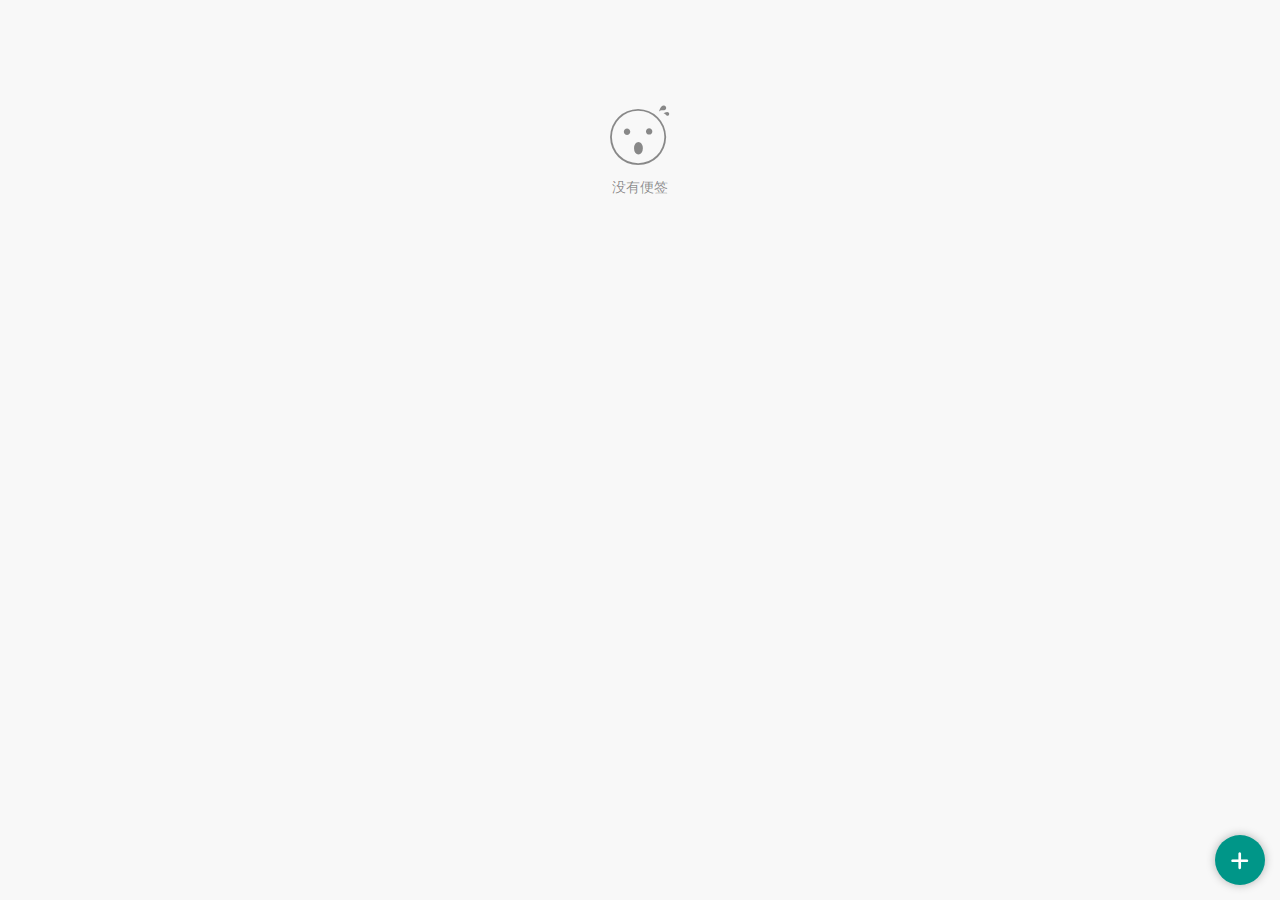
<file: Cateye/前台/demo/page/tpl/tpl-note.html>
<!DOCTYPE html>
<html lang="en">
<head>
    <title>便签</title>
    <meta charset="utf-8"/>
    <meta http-equiv="X-UA-Compatible" content="IE=edge,chrome=1">
    <meta name="viewport" content="width=device-width, initial-scale=1, maximum-scale=1">
    <link rel="stylesheet" href="../../assets/libs/layui/css/layui.css"/>
    <link rel="stylesheet" href="../../assets/module/admin.css?v=315"/>
    <!--[if lt IE 9]>
    <script src="https://oss.maxcdn.com/html5shiv/3.7.3/html5shiv.min.js"></script>
    <script src="https://oss.maxcdn.com/respond/1.4.2/respond.min.js"></script>
    <![endif]-->
    <style>
        html, body {
            background-color: #F8F8F8;
        }

        .note-wrapper {
            padding-left: 15px;
            padding-top: 20px;
            margin-bottom: 10px;
        }

        .note-item {
            width: 113px;
            height: 100px;
            display: inline-block;
            margin: 0 6px 15px 0;
            padding: 13px;
            border: 1px solid #dddddd;
            border-radius: 8px;
            background-color: #ffffff;
            position: relative;
            cursor: pointer;
        }

        .note-item:hover {
            background-color: #f1f1f1;
        }

        .note-item .note-item-content {
            font-size: 14px;
            color: #666666;
            height: 78px;
            overflow: hidden;
            word-wrap: break-word;
        }

        .note-item .note-item-time {
            font-size: 12px;
            color: #999999;
            margin-top: 10px;
        }

        .note-empty {
            text-align: center;
            color: rgba(0, 0, 0, .45);
            padding: 73px 0 88px;
            display: none;
        }

        .note-empty .layui-icon {
            margin-bottom: 10px;
            display: inline-block;
            font-size: 60px;
        }

        .note-item-del {
            position: absolute;
            right: 3px;
            top: 3px;
            display: none;
            color: #FF5722;
        }

        .note-item-del.show {
            display: inline-block;
        }

        .note-item-del .layui-icon {
            font-size: 22px;
        }
    </style>
</head>
<body>
<div class="note-wrapper">
</div>
<div class="note-empty">
    <i class="layui-icon layui-icon-face-surprised"></i>
    <div>没有便签</div>
</div>
<div class="btn-circle" id="btnAdd" title="添加便签"><i class="layui-icon layui-icon-add-1"></i></div>

<script type="text/javascript" src="../../assets/libs/layui/layui.js"></script>
<script type="text/javascript" src="../../assets/js/common.js?v=315"></script>
<script>
    var dataList = [];  // 标签列表

    layui.use(['layer', 'form', 'util', 'admin'], function () {
        var $ = layui.jquery;
        var layer = layui.layer;
        var util = layui.util;
        var admin = layui.admin;

        renderList();  // 渲染列表

        // 添加
        $('#btnAdd').click(function () {
            showNote();
        });

        // 显示编辑弹窗
        function showNote(object) {
            var id, content = '';
            if (object) {
                id = object.id;
                content = object.content;
            }
            top.layui.admin.open({
                id: 'layer-note-item-edt',
                title: '便签',
                type: 1,
                area: '300px',
                offset: '50px',
                shadeClose: true,
                content: '<textarea id="edtNote" placeholder="请输入内容" style="width: 260px;height: 112px;border: none;color: #666666;word-wrap: break-word;padding: 10px 20px;resize: none;">' + content + '</textarea>',
                success: function () {
                    top.layui.jquery('#edtNote').change(function () {
                        content = top.layui.jquery(this).val();
                    });
                },
                end: function () {
                    if (id != undefined) {
                        if (!content) {
                            dataList.splice(id, 1);
                            for (var i = 0; i < dataList.length; i++) {
                                dataList[i].id = i;
                            }
                        } else if (content != dataList[id].content) {
                            dataList[id].content = content;
                            dataList[id].time = util.toDateString(new Date(), 'yyyy/MM/dd HH:mm');
                        }
                    } else if (content) {
                        dataList.push({
                            id: dataList.length,
                            content: content,
                            time: util.toDateString(new Date(), 'yyyy/MM/dd HH:mm')
                        });
                    }
                    putDataList();
                    renderList();
                }
            });
        }

        // 更新缓存
        function putDataList() {
            layui.data(admin.tableName, {
                key: 'notes',
                value: dataList
            });
        }

        // 渲染列表
        function renderList() {
            $('.note-wrapper').empty();
            dataList = layui.data(admin.tableName).notes;
            if (dataList == undefined) {
                dataList = [];
            }
            for (var i = 0; i < dataList.length; i++) {
                var item = dataList[i];
                var str = '<div class="note-item" data-id="' + item.id + '">';
                str += '<div class="note-item-content">' + item.content + '</div>';
                str += '<div class="note-item-time">' + item.time + '</div>';
                str += '<span class="note-item-del"><i class="layui-icon layui-icon-close-fill"></i></span>';
                str += '</div>';
                $('.note-wrapper').prepend(str);
            }

            if (dataList.length == 0) {
                $('.note-empty').css('display', 'block');
            } else {
                $('.note-empty').css('display', 'none');
            }

            // 点击修改
            $('.note-item').click(function () {
                var position = parseInt($(this).attr('data-id'));
                showNote(dataList[position]);
            });

            // 鼠标经过显示删除按钮
            $('.note-item').mouseenter(function () {
                $(this).find('.note-item-del').addClass('show');
            });
            $('.note-item').mouseleave(function () {
                $(this).find('.note-item-del').removeClass('show');
            });

            // 点击删除
            $('.note-item-del').click(function () {
                var position = parseInt($(this).parent().attr('data-id'));
                dataList.splice(position, 1);
                for (var i = 0; i < dataList.length; i++) {
                    dataList[i].id = i;
                }
                putDataList();
                renderList();
            });
        }

    });
</script>
</body>
</html>
</file>
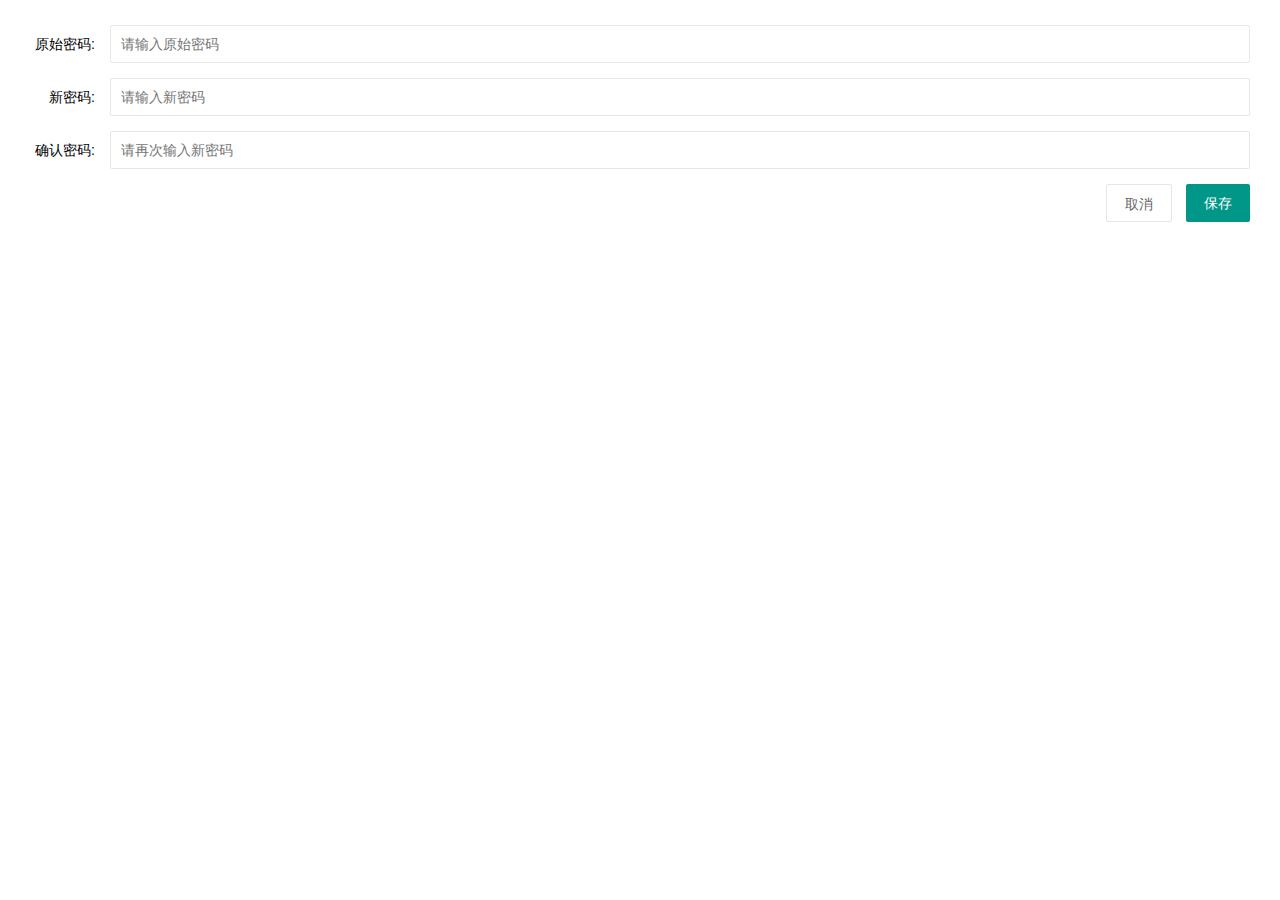
<file: Cateye/前台/demo/page/tpl/tpl-password.html>
<!DOCTYPE html>
<html class="bg-white">
<head>
    <meta charset="utf-8"/>
    <meta http-equiv="X-UA-Compatible" content="IE=edge,chrome=1">
    <meta name="viewport" content="width=device-width, initial-scale=1, maximum-scale=1">
    <title>修改密码</title>
    <link rel="stylesheet" href="../../assets/libs/layui/css/layui.css"/>
    <link rel="stylesheet" href="../../assets/module/admin.css?v=315"/>
    <!--[if lt IE 9]>
    <script src="https://oss.maxcdn.com/html5shiv/3.7.3/html5shiv.min.js"></script>
    <script src="https://oss.maxcdn.com/respond/1.4.2/respond.min.js"></script>
    <![endif]-->
</head>
<body>
<form class="layui-form model-form" id="form-psw">
    <div class="layui-form-item">
        <label class="layui-form-label">原始密码:</label>
        <div class="layui-input-block">
            <input type="password" name="oldPsw" placeholder="请输入原始密码" class="layui-input"
                   lay-verType="tips" lay-verify="required" required/>
        </div>
    </div>
    <div class="layui-form-item">
        <label class="layui-form-label">新密码:</label>
        <div class="layui-input-block">
            <input type="password" name="newPsw" placeholder="请输入新密码" class="layui-input"
                   lay-verType="tips" lay-verify="required|psw" required/>
        </div>
    </div>
    <div class="layui-form-item">
        <label class="layui-form-label">确认密码:</label>
        <div class="layui-input-block">
            <input type="password" name="rePsw" placeholder="请再次输入新密码" class="layui-input"
                   lay-verType="tips" lay-verify="required|repsw" required/>
        </div>
    </div>
    <div class="layui-form-item">
        <div class="layui-input-block text-right">
            <button class="layui-btn layui-btn-primary" type="button" ew-event="closeDialog">取消</button>
            <button class="layui-btn" lay-filter="submit-psw" lay-submit>保存</button>
        </div>
    </div>
</form>

<script type="text/javascript" src="../../assets/libs/layui/layui.js"></script>
<script type="text/javascript" src="../../assets/js/common.js?v=315"></script>
<script>
    layui.use(['layer', 'form', 'admin'], function () {
        var $ = layui.jquery;
        var layer = layui.layer;
        var form = layui.form;
        var admin = layui.admin;

        admin.iframeAuto();  // 让当前iframe弹层高度适应

        // 监听提交
        form.on('submit(submit-psw)', function (data) {
            layer.msg(JSON.stringify(data.field));
            return false;
        });

        // 添加表单验证方法
        form.verify({
            psw: [/^[\S]{5,12}$/, '密码必须5到12位，且不能出现空格'],
            repsw: function (t) {
                if (t !== $('#form-psw input[name=newPsw]').val()) {
                    return '两次密码输入不一致';
                }
            }
        });

    });
</script>
</body>
</html>
</file>
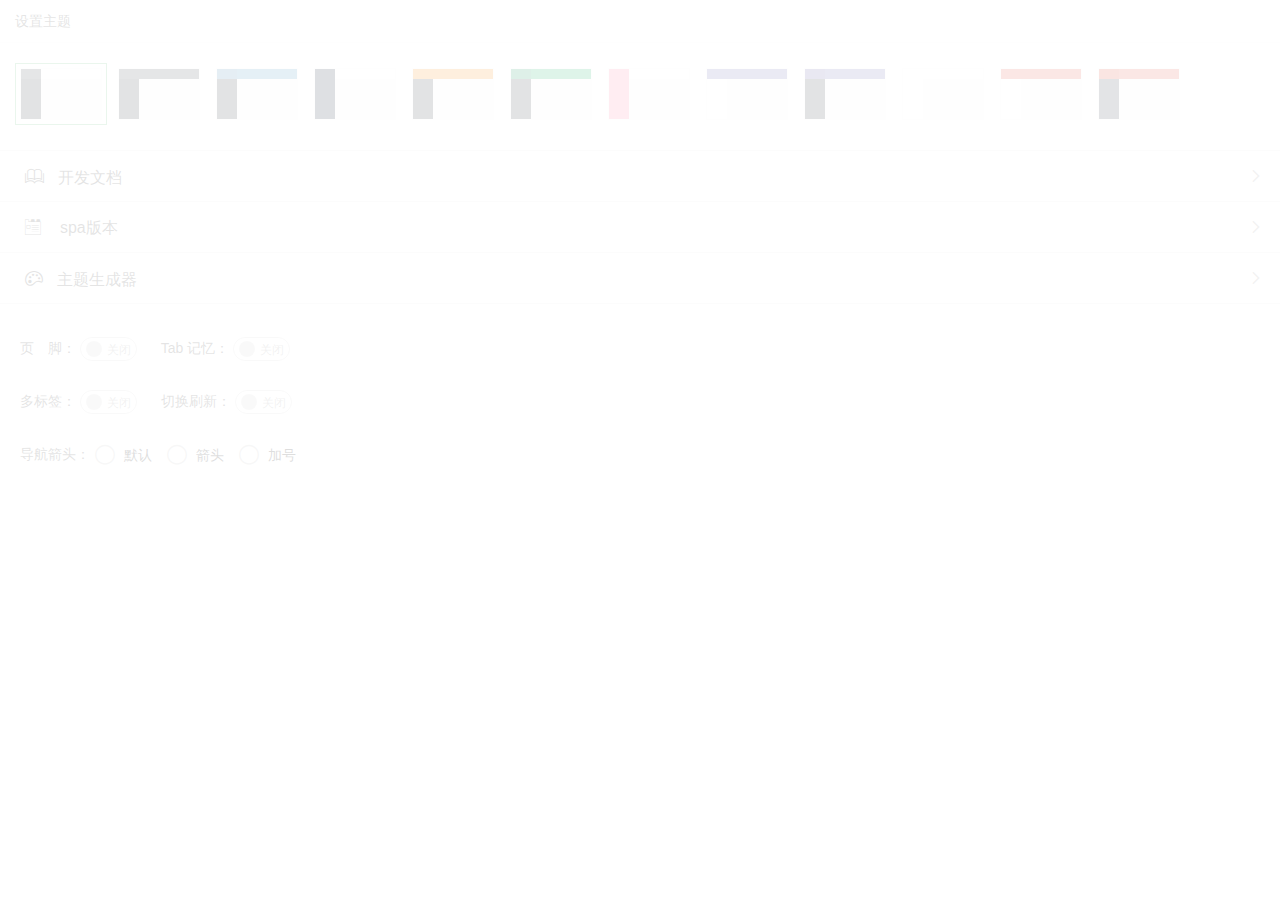
<file: Cateye/前台/demo/page/tpl/tpl-theme.html>
<!DOCTYPE html>
<html lang="en" class="bg-white">
<head>
    <title>设置</title>
    <meta charset="utf-8"/>
    <meta http-equiv="X-UA-Compatible" content="IE=edge,chrome=1">
    <meta name="viewport" content="width=device-width, initial-scale=1, maximum-scale=1">
    <link rel="stylesheet" href="../../assets/libs/layui/css/layui.css"/>
    <link rel="stylesheet" href="../../assets/module/admin.css?v=315"/>
    <!--[if lt IE 9]>
    <script src="https://oss.maxcdn.com/html5shiv/3.7.3/html5shiv.min.js"></script>
    <script src="https://oss.maxcdn.com/respond/1.4.2/respond.min.js"></script>
    <![endif]-->
    <style>
        body {
            overflow-x: hidden;
        }

        .layui-card-body {
            padding: 0;
        }

        .theme-div {
            padding-left: 15px;
            padding-top: 20px;
            margin-bottom: 10px;
        }

        .btnTheme {
            display: inline-block;
            margin: 0 6px 15px 0;
            padding: 4px;
            border: 1px solid #fff;
        }

        .btnTheme img {
            width: 80px;
            height: 50px;
            border: 1px solid #f2f2f2;
            background: #F2F2F2;
            cursor: pointer;
        }

        .btnTheme:hover, .btnTheme.active {
            border-color: #5FB878;
        }

        .more-menu-item {
            display: block;
            height: 50px;
            line-height: 50px;
            font-size: 16px;
            border-bottom: 1px solid #e8e8e8;
            color: #333;
            padding: 0px 25px;
            font-style: normal;
        }

        .more-menu-item:first-child {
            border-top: 1px solid #e8e8e8;
        }

        .more-menu-item:hover {
            background: #F2F2F2;
            color: #333;
        }

        .more-menu-item .layui-icon {
            padding-right: 10px;
            font-size: 18px;
        }

        .more-menu-item:after {
            content: "\e602";
            font-family: layui-icon !important;
            position: absolute;
            right: 16px;
            color: #999;
        }

        .more-menu-item.no-icon:after {
            content: "";
        }

        /** 设置表单样式 */
        .set-item-label {
            display: inline-block;
            height: 38px;
            line-height: 38px;
            padding-left: 20px;
            color: #333333;
        }

        .set-item-ctrl {
            display: inline-block;
            height: 38px;
            line-height: 38px;
        }

        .set-item-ctrl > * {
            margin: 0;
        }
    </style>
</head>
<body>

<!-- 加载动画 -->
<div class="page-loading">
    <div class="ball-loader">
        <span></span><span></span><span></span><span></span>
    </div>
</div>

<div class="layui-card-header">设置主题</div>
<div class="layui-card-body">
    <!-- 主题列表 -->
    <div class="theme-div"></div>

    <!-- 导航 -->
    <div class="more-menu">
        <a class="more-menu-item" href="https://easyweb.vip/doc/" target="_blank">
            <i class="layui-icon layui-icon-read" style="font-size: 19px;"></i> 开发文档
        </a>
        <a class="more-menu-item" href="https://demo.easyweb.vip/spa" target="_blank">
            <i class="layui-icon layui-icon-tabs" style="font-size: 16px;"></i> &nbsp;spa版本
        </a>
        <a class="more-menu-item" href="https://demo.easyweb.vip/theme" target="_blank">
            <i class="layui-icon layui-icon-theme"></i> 主题生成器
        </a>
    </div>

    <!-- 控制开关 -->
    <div class="layui-form" style="margin: 25px 0;">
        <div class="layui-form-item">
            <label class="set-item-label">页&emsp;脚：</label>
            <div class="set-item-ctrl">
                <input id="setFooter" lay-filter="setFooter" type="checkbox" lay-skin="switch" lay-text="开启|关闭">
            </div>
            <label class="set-item-label"> Tab&nbsp;记忆：</label>
            <div class="set-item-ctrl">
                <input id="setTab" lay-filter="setTab" type="checkbox" lay-skin="switch" lay-text="开启|关闭">
            </div>
        </div>
        <div class="layui-form-item">
            <label class="set-item-label">多标签：</label>
            <div class="set-item-ctrl">
                <input id="setMoreTab" lay-filter="setMoreTab" type="checkbox" lay-skin="switch" lay-text="开启|关闭">
            </div>
            <label class="set-item-label">切换刷新：</label>
            <div class="set-item-ctrl">
                <input id="setRefresh" lay-filter="setRefresh" type="checkbox" lay-skin="switch" lay-text="开启|关闭">
            </div>
        </div>
        <div class="layui-form-item">
            <label class="set-item-label">导航箭头：</label>
            <div class="set-item-ctrl">
                <input lay-filter="navArrow" type="radio" value="" title="默认" name="navArrow">
                <input lay-filter="navArrow" type="radio" value="arrow2" title="箭头" name="navArrow">
                <input lay-filter="navArrow" type="radio" value="arrow3" title="加号" name="navArrow">
            </div>
        </div>
    </div>

</div>

<script type="text/javascript" src="../../assets/libs/layui/layui.js"></script>
<script type="text/javascript" src="../../assets/js/common.js?v=315"></script>
<script>
    layui.use(['layer', 'form', 'admin'], function () {
        var $ = layui.jquery;
        var layer = layui.layer;
        var form = layui.form;
        var admin = layui.admin;
        var leftNav = '.layui-layout-admin>.layui-side>.layui-side-scroll>.layui-nav';
        var mainTab = '.layui-body>.layui-tab[lay-filter="admin-pagetabs"]';

        var themes = [
            {title: '黑白主题', theme: 'admin'},
            {title: '黑色主题', theme: 'black'},
            {title: '蓝色主题', theme: 'blue'},
            {title: '藏青主题', theme: 'cyan'},
            {title: '黄色主题', theme: 'yellow'},
            {title: '绿色主题', theme: 'green'},
            {title: '粉红主题', theme: 'pink'},
            {title: '紫白主题', theme: 'purple-white'},
            {title: '紫色主题', theme: 'purple'},
            {title: '白色主题', theme: 'white'},
            {title: '红白主题', theme: 'red-white'},
            {title: '红色主题', theme: 'red'}
        ];
        for (var i = 0; i < themes.length; i++) {
            var str = '<div class="btnTheme" theme="theme-' + themes[i].theme + '" title="' + themes[i].title + '">';
            str += '      <img src="../../assets/module/theme/img/theme-' + themes[i].theme + '.png">';
            str += '   </div>';
            $('.theme-div').append(str)
        }

        // 切换主题
        var mTheme = layui.data(admin.tableName).theme;
        $('.btnTheme[theme=' + (mTheme ? mTheme : admin.defaultTheme) + ']').addClass('active');
        $('.btnTheme').click(function () {
            $('.btnTheme').removeClass('active');
            $(this).addClass('active');
            admin.changeTheme($(this).attr('theme'));
        });

        // 关闭/开启页脚
        var openFooter = layui.data(admin.tableName).openFooter;
        $('#setFooter').prop('checked', openFooter == undefined ? true : openFooter);
        form.on('switch(setFooter)', function (data) {
            var checked = data.elem.checked;
            layui.data(admin.tableName, {key: 'openFooter', value: checked});
            checked ? top.layui.jquery('body.layui-layout-body').removeClass('close-footer') : top.layui.jquery('body.layui-layout-body').addClass('close-footer');
        });

        // 关闭/开启Tab记忆功能
        $('#setTab').prop('checked', top.layui.index.cacheTab);
        form.on('switch(setTab)', function (data) {
            top.layui.index.setTabCache(data.elem.checked);
        });

        // 切换Tab自动刷新
        var tabAutoRefresh = layui.data(admin.tableName).tabAutoRefresh;
        $('#setRefresh').prop('checked', tabAutoRefresh == undefined ? false : tabAutoRefresh);
        form.on('switch(setRefresh)', function (data) {
            var checked = data.elem.checked;
            layui.data(admin.tableName, {key: 'tabAutoRefresh', value: checked});
            checked ? top.layui.jquery(mainTab).attr('lay-autoRefresh', 'true') : top.layui.jquery(mainTab).removeAttr('lay-autoRefresh');
        });

        // 关闭/开启多标签
        var openTab = layui.data(admin.tableName).openTab;
        $('#setMoreTab').prop('checked', openTab == undefined ? top.layui.index.pageTabs : openTab);
        form.on('switch(setMoreTab)', function (data) {
            var checked = data.elem.checked;
            layui.data(admin.tableName, {key: 'openTab', value: checked});
            admin.putTempData('indexTabs', undefined);  // 清除缓存的Tab
            top.location.reload();
        });

        // 导航小三角
        var navArrow = layui.data(admin.tableName).navArrow;
        if (navArrow == undefined) {
            var $sideNav = top.layui.jquery('.layui-side .layui-nav-tree');
            navArrow = $sideNav.hasClass('arrow2') ? 'arrow2' : $sideNav.hasClass('arrow3') ? 'arrow3' : '';
        }
        $('[name="navArrow"][value="' + (navArrow ? navArrow : '') + '"]').prop('checked', 'true');
        form.on('radio(navArrow)', function (data) {
            layui.data(admin.tableName, {key: 'navArrow', value: data.value});
            top.layui.jquery(leftNav).removeClass('arrow2 arrow3');
            data.value && top.layui.jquery(leftNav).addClass(data.value);
        });

        form.render('checkbox');
        form.render('radio');
    });
</script>
</body>
</html>
</file>
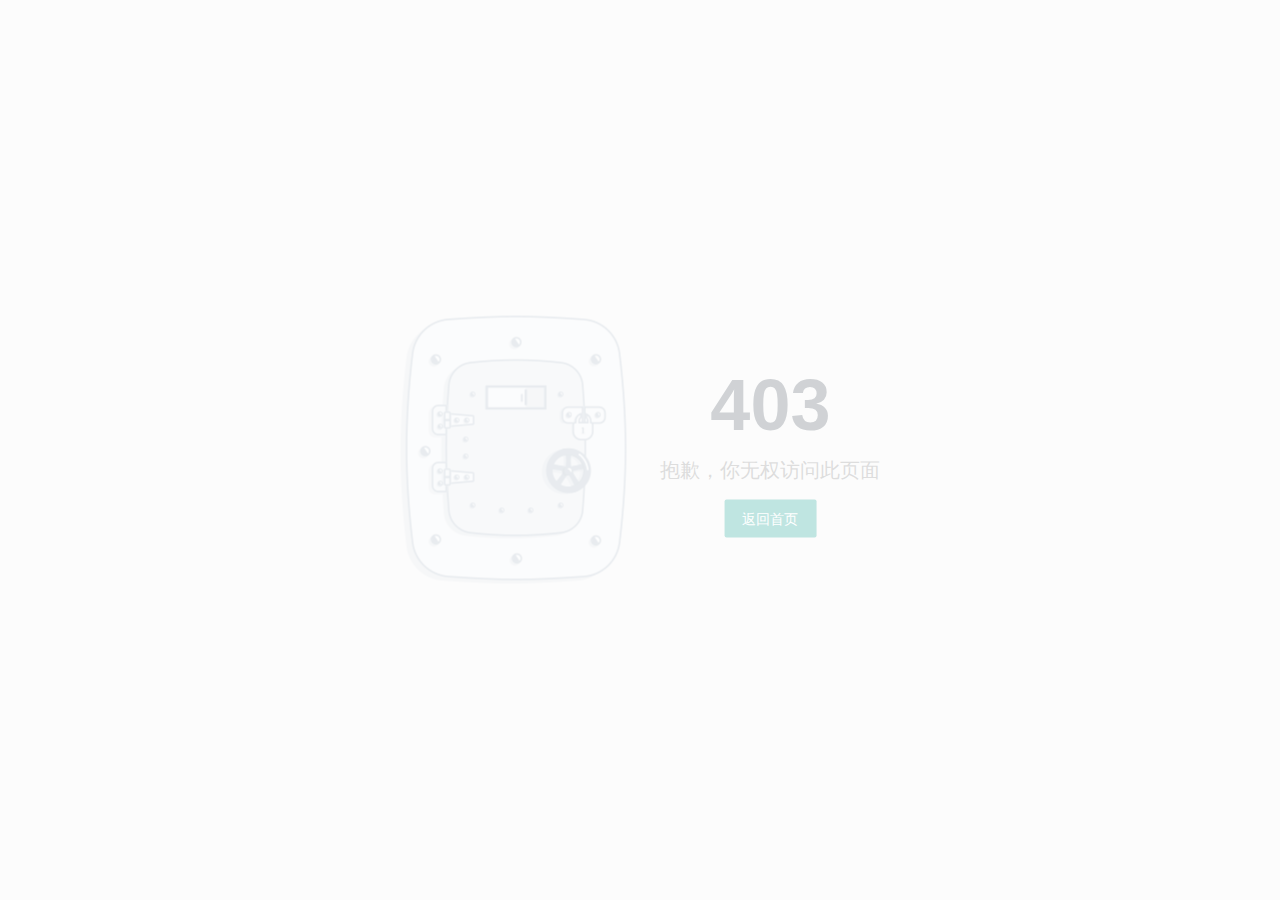
<file: Cateye/前台/demo/page/template/error/error-403.html>
<!DOCTYPE html>
<html>
<head>
    <meta charset="utf-8"/>
    <meta http-equiv="X-UA-Compatible" content="IE=edge,chrome=1">
    <meta name="viewport" content="width=device-width, initial-scale=1, maximum-scale=1">
    <title>403</title>
    <link rel="stylesheet" href="../../../assets/libs/layui/css/layui.css"/>
    <link rel="stylesheet" href="../../../assets/module/admin.css?v=315"/>
    <link rel="stylesheet" href="../../../assets/css/error-page.css"/>
    <!--[if lt IE 9]>
    <script src="https://oss.maxcdn.com/html5shiv/3.7.3/html5shiv.min.js"></script>
    <script src="https://oss.maxcdn.com/respond/1.4.2/respond.min.js"></script>
    <![endif]-->
</head>
<body>

<!-- 加载动画 -->
<div class="page-loading">
    <div class="ball-loader">
        <span></span><span></span><span></span><span></span>
    </div>
</div>

<!-- 正文开始 -->
<div class="error-page">
    <img class="error-page-img" src="../../../assets/images/ic_403.png">
    <div class="error-page-info">
        <h1>403</h1>
        <div class="error-page-info-desc">抱歉，你无权访问此页面</div>
        <div>
            <button ew-href="page/console/console.html" class="layui-btn">返回首页</button>
        </div>
    </div>
</div>

<!-- js部分 -->
<script type="text/javascript" src="../../../assets/libs/layui/layui.js"></script>
<script type="text/javascript" src="../../../assets/js/common.js?v=315"></script>
<script>
    layui.use(['admin'], function () {
        var $ = layui.jquery;
        var admin = layui.admin;

    });
</script>
</body>
</html>
</file>
<file: Cateye/前台/demo/assets/libs/layui/css/layui.css>
/** layui-v2.5.5 MIT License By https://www.layui.com */
 .layui-inline,img{display:inline-block;vertical-align:middle}h1,h2,h3,h4,h5,h6{font-weight:400}.layui-edge,.layui-header,.layui-inline,.layui-main{position:relative}.layui-body,.layui-edge,.layui-elip{overflow:hidden}.layui-btn,.layui-edge,.layui-inline,img{vertical-align:middle}.layui-btn,.layui-disabled,.layui-icon,.layui-unselect{-moz-user-select:none;-webkit-user-select:none;-ms-user-select:none}.layui-elip,.layui-form-checkbox span,.layui-form-pane .layui-form-label{text-overflow:ellipsis;white-space:nowrap}.layui-breadcrumb,.layui-tree-btnGroup{visibility:hidden}blockquote,body,button,dd,div,dl,dt,form,h1,h2,h3,h4,h5,h6,input,li,ol,p,pre,td,textarea,th,ul{margin:0;padding:0;-webkit-tap-highlight-color:rgba(0,0,0,0)}a:active,a:hover{outline:0}img{border:none}li{list-style:none}table{border-collapse:collapse;border-spacing:0}h4,h5,h6{font-size:100%}button,input,optgroup,option,select,textarea{font-family:inherit;font-size:inherit;font-style:inherit;font-weight:inherit;outline:0}pre{white-space:pre-wrap;white-space:-moz-pre-wrap;white-space:-pre-wrap;white-space:-o-pre-wrap;word-wrap:break-word}body{line-height:24px;font:14px Helvetica Neue,Helvetica,PingFang SC,Tahoma,Arial,sans-serif}hr{height:1px;margin:10px 0;border:0;clear:both}a{color:#333;text-decoration:none}a:hover{color:#777}a cite{font-style:normal;*cursor:pointer}.layui-border-box,.layui-border-box *{box-sizing:border-box}.layui-box,.layui-box *{box-sizing:content-box}.layui-clear{clear:both;*zoom:1}.layui-clear:after{content:'\20';clear:both;*zoom:1;display:block;height:0}.layui-inline{*display:inline;*zoom:1}.layui-edge{display:inline-block;width:0;height:0;border-width:6px;border-style:dashed;border-color:transparent}.layui-edge-top{top:-4px;border-bottom-color:#999;border-bottom-style:solid}.layui-edge-right{border-left-color:#999;border-left-style:solid}.layui-edge-bottom{top:2px;border-top-color:#999;border-top-style:solid}.layui-edge-left{border-right-color:#999;border-right-style:solid}.layui-disabled,.layui-disabled:hover{color:#d2d2d2!important;cursor:not-allowed!important}.layui-circle{border-radius:100%}.layui-show{display:block!important}.layui-hide{display:none!important}@font-face{font-family:layui-icon;src:url(../font/iconfont.eot?v=250);src:url(../font/iconfont.eot?v=250#iefix) format('embedded-opentype'),url(../font/iconfont.woff2?v=250) format('woff2'),url(../font/iconfont.woff?v=250) format('woff'),url(../font/iconfont.ttf?v=250) format('truetype'),url(../font/iconfont.svg?v=250#layui-icon) format('svg')}.layui-icon{font-family:layui-icon!important;font-size:16px;font-style:normal;-webkit-font-smoothing:antialiased;-moz-osx-font-smoothing:grayscale}.layui-icon-reply-fill:before{content:"\e611"}.layui-icon-set-fill:before{content:"\e614"}.layui-icon-menu-fill:before{content:"\e60f"}.layui-icon-search:before{content:"\e615"}.layui-icon-share:before{content:"\e641"}.layui-icon-set-sm:before{content:"\e620"}.layui-icon-engine:before{content:"\e628"}.layui-icon-close:before{content:"\1006"}.layui-icon-close-fill:before{content:"\1007"}.layui-icon-chart-screen:before{content:"\e629"}.layui-icon-star:before{content:"\e600"}.layui-icon-circle-dot:before{content:"\e617"}.layui-icon-chat:before{content:"\e606"}.layui-icon-release:before{content:"\e609"}.layui-icon-list:before{content:"\e60a"}.layui-icon-chart:before{content:"\e62c"}.layui-icon-ok-circle:before{content:"\1005"}.layui-icon-layim-theme:before{content:"\e61b"}.layui-icon-table:before{content:"\e62d"}.layui-icon-right:before{content:"\e602"}.layui-icon-left:before{content:"\e603"}.layui-icon-cart-simple:before{content:"\e698"}.layui-icon-face-cry:before{content:"\e69c"}.layui-icon-face-smile:before{content:"\e6af"}.layui-icon-survey:before{content:"\e6b2"}.layui-icon-tree:before{content:"\e62e"}.layui-icon-upload-circle:before{content:"\e62f"}.layui-icon-add-circle:before{content:"\e61f"}.layui-icon-download-circle:before{content:"\e601"}.layui-icon-templeate-1:before{content:"\e630"}.layui-icon-util:before{content:"\e631"}.layui-icon-face-surprised:before{content:"\e664"}.layui-icon-edit:before{content:"\e642"}.layui-icon-speaker:before{content:"\e645"}.layui-icon-down:before{content:"\e61a"}.layui-icon-file:before{content:"\e621"}.layui-icon-layouts:before{content:"\e632"}.layui-icon-rate-half:before{content:"\e6c9"}.layui-icon-add-circle-fine:before{content:"\e608"}.layui-icon-prev-circle:before{content:"\e633"}.layui-icon-read:before{content:"\e705"}.layui-icon-404:before{content:"\e61c"}.layui-icon-carousel:before{content:"\e634"}.layui-icon-help:before{content:"\e607"}.layui-icon-code-circle:before{content:"\e635"}.layui-icon-water:before{content:"\e636"}.layui-icon-username:before{content:"\e66f"}.layui-icon-find-fill:before{content:"\e670"}.layui-icon-about:before{content:"\e60b"}.layui-icon-location:before{content:"\e715"}.layui-icon-up:before{content:"\e619"}.layui-icon-pause:before{content:"\e651"}.layui-icon-date:before{content:"\e637"}.layui-icon-layim-uploadfile:before{content:"\e61d"}.layui-icon-delete:before{content:"\e640"}.layui-icon-play:before{content:"\e652"}.layui-icon-top:before{content:"\e604"}.layui-icon-friends:before{content:"\e612"}.layui-icon-refresh-3:before{content:"\e9aa"}.layui-icon-ok:before{content:"\e605"}.layui-icon-layer:before{content:"\e638"}.layui-icon-face-smile-fine:before{content:"\e60c"}.layui-icon-dollar:before{content:"\e659"}.layui-icon-group:before{content:"\e613"}.layui-icon-layim-download:before{content:"\e61e"}.layui-icon-picture-fine:before{content:"\e60d"}.layui-icon-link:before{content:"\e64c"}.layui-icon-diamond:before{content:"\e735"}.layui-icon-log:before{content:"\e60e"}.layui-icon-rate-solid:before{content:"\e67a"}.layui-icon-fonts-del:before{content:"\e64f"}.layui-icon-unlink:before{content:"\e64d"}.layui-icon-fonts-clear:before{content:"\e639"}.layui-icon-triangle-r:before{content:"\e623"}.layui-icon-circle:before{content:"\e63f"}.layui-icon-radio:before{content:"\e643"}.layui-icon-align-center:before{content:"\e647"}.layui-icon-align-right:before{content:"\e648"}.layui-icon-align-left:before{content:"\e649"}.layui-icon-loading-1:before{content:"\e63e"}.layui-icon-return:before{content:"\e65c"}.layui-icon-fonts-strong:before{content:"\e62b"}.layui-icon-upload:before{content:"\e67c"}.layui-icon-dialogue:before{content:"\e63a"}.layui-icon-video:before{content:"\e6ed"}.layui-icon-headset:before{content:"\e6fc"}.layui-icon-cellphone-fine:before{content:"\e63b"}.layui-icon-add-1:before{content:"\e654"}.layui-icon-face-smile-b:before{content:"\e650"}.layui-icon-fonts-html:before{content:"\e64b"}.layui-icon-form:before{content:"\e63c"}.layui-icon-cart:before{content:"\e657"}.layui-icon-camera-fill:before{content:"\e65d"}.layui-icon-tabs:before{content:"\e62a"}.layui-icon-fonts-code:before{content:"\e64e"}.layui-icon-fire:before{content:"\e756"}.layui-icon-set:before{content:"\e716"}.layui-icon-fonts-u:before{content:"\e646"}.layui-icon-triangle-d:before{content:"\e625"}.layui-icon-tips:before{content:"\e702"}.layui-icon-picture:before{content:"\e64a"}.layui-icon-more-vertical:before{content:"\e671"}.layui-icon-flag:before{content:"\e66c"}.layui-icon-loading:before{content:"\e63d"}.layui-icon-fonts-i:before{content:"\e644"}.layui-icon-refresh-1:before{content:"\e666"}.layui-icon-rmb:before{content:"\e65e"}.layui-icon-home:before{content:"\e68e"}.layui-icon-user:before{content:"\e770"}.layui-icon-notice:before{content:"\e667"}.layui-icon-login-weibo:before{content:"\e675"}.layui-icon-voice:before{content:"\e688"}.layui-icon-upload-drag:before{content:"\e681"}.layui-icon-login-qq:before{content:"\e676"}.layui-icon-snowflake:before{content:"\e6b1"}.layui-icon-file-b:before{content:"\e655"}.layui-icon-template:before{content:"\e663"}.layui-icon-auz:before{content:"\e672"}.layui-icon-console:before{content:"\e665"}.layui-icon-app:before{content:"\e653"}.layui-icon-prev:before{content:"\e65a"}.layui-icon-website:before{content:"\e7ae"}.layui-icon-next:before{content:"\e65b"}.layui-icon-component:before{content:"\e857"}.layui-icon-more:before{content:"\e65f"}.layui-icon-login-wechat:before{content:"\e677"}.layui-icon-shrink-right:before{content:"\e668"}.layui-icon-spread-left:before{content:"\e66b"}.layui-icon-camera:before{content:"\e660"}.layui-icon-note:before{content:"\e66e"}.layui-icon-refresh:before{content:"\e669"}.layui-icon-female:before{content:"\e661"}.layui-icon-male:before{content:"\e662"}.layui-icon-password:before{content:"\e673"}.layui-icon-senior:before{content:"\e674"}.layui-icon-theme:before{content:"\e66a"}.layui-icon-tread:before{content:"\e6c5"}.layui-icon-praise:before{content:"\e6c6"}.layui-icon-star-fill:before{content:"\e658"}.layui-icon-rate:before{content:"\e67b"}.layui-icon-template-1:before{content:"\e656"}.layui-icon-vercode:before{content:"\e679"}.layui-icon-cellphone:before{content:"\e678"}.layui-icon-screen-full:before{content:"\e622"}.layui-icon-screen-restore:before{content:"\e758"}.layui-icon-cols:before{content:"\e610"}.layui-icon-export:before{content:"\e67d"}.layui-icon-print:before{content:"\e66d"}.layui-icon-slider:before{content:"\e714"}.layui-icon-addition:before{content:"\e624"}.layui-icon-subtraction:before{content:"\e67e"}.layui-icon-service:before{content:"\e626"}.layui-icon-transfer:before{content:"\e691"}.layui-main{width:1140px;margin:0 auto}.layui-header{z-index:1000;height:60px}.layui-header a:hover{transition:all .5s;-webkit-transition:all .5s}.layui-side{position:fixed;left:0;top:0;bottom:0;z-index:999;width:200px;overflow-x:hidden}.layui-side-scroll{position:relative;width:220px;height:100%;overflow-x:hidden}.layui-body{position:absolute;left:200px;right:0;top:0;bottom:0;z-index:998;width:auto;overflow-y:auto;box-sizing:border-box}.layui-layout-body{overflow:hidden}.layui-layout-admin .layui-header{background-color:#23262E}.layui-layout-admin .layui-side{top:60px;width:200px;overflow-x:hidden}.layui-layout-admin .layui-body{position:fixed;top:60px;bottom:44px}.layui-layout-admin .layui-main{width:auto;margin:0 15px}.layui-layout-admin .layui-footer{position:fixed;left:200px;right:0;bottom:0;height:44px;line-height:44px;padding:0 15px;background-color:#eee}.layui-layout-admin .layui-logo{position:absolute;left:0;top:0;width:200px;height:100%;line-height:60px;text-align:center;color:#009688;font-size:16px}.layui-layout-admin .layui-header .layui-nav{background:0 0}.layui-layout-left{position:absolute!important;left:200px;top:0}.layui-layout-right{position:absolute!important;right:0;top:0}.layui-container{position:relative;margin:0 auto;padding:0 15px;box-sizing:border-box}.layui-fluid{position:relative;margin:0 auto;padding:0 15px}.layui-row:after,.layui-row:before{content:'';display:block;clear:both}.layui-col-lg1,.layui-col-lg10,.layui-col-lg11,.layui-col-lg12,.layui-col-lg2,.layui-col-lg3,.layui-col-lg4,.layui-col-lg5,.layui-col-lg6,.layui-col-lg7,.layui-col-lg8,.layui-col-lg9,.layui-col-md1,.layui-col-md10,.layui-col-md11,.layui-col-md12,.layui-col-md2,.layui-col-md3,.layui-col-md4,.layui-col-md5,.layui-col-md6,.layui-col-md7,.layui-col-md8,.layui-col-md9,.layui-col-sm1,.layui-col-sm10,.layui-col-sm11,.layui-col-sm12,.layui-col-sm2,.layui-col-sm3,.layui-col-sm4,.layui-col-sm5,.layui-col-sm6,.layui-col-sm7,.layui-col-sm8,.layui-col-sm9,.layui-col-xs1,.layui-col-xs10,.layui-col-xs11,.layui-col-xs12,.layui-col-xs2,.layui-col-xs3,.layui-col-xs4,.layui-col-xs5,.layui-col-xs6,.layui-col-xs7,.layui-col-xs8,.layui-col-xs9{position:relative;display:block;box-sizing:border-box}.layui-col-xs1,.layui-col-xs10,.layui-col-xs11,.layui-col-xs12,.layui-col-xs2,.layui-col-xs3,.layui-col-xs4,.layui-col-xs5,.layui-col-xs6,.layui-col-xs7,.layui-col-xs8,.layui-col-xs9{float:left}.layui-col-xs1{width:8.33333333%}.layui-col-xs2{width:16.66666667%}.layui-col-xs3{width:25%}.layui-col-xs4{width:33.33333333%}.layui-col-xs5{width:41.66666667%}.layui-col-xs6{width:50%}.layui-col-xs7{width:58.33333333%}.layui-col-xs8{width:66.66666667%}.layui-col-xs9{width:75%}.layui-col-xs10{width:83.33333333%}.layui-col-xs11{width:91.66666667%}.layui-col-xs12{width:100%}.layui-col-xs-offset1{margin-left:8.33333333%}.layui-col-xs-offset2{margin-left:16.66666667%}.layui-col-xs-offset3{margin-left:25%}.layui-col-xs-offset4{margin-left:33.33333333%}.layui-col-xs-offset5{margin-left:41.66666667%}.layui-col-xs-offset6{margin-left:50%}.layui-col-xs-offset7{margin-left:58.33333333%}.layui-col-xs-offset8{margin-left:66.66666667%}.layui-col-xs-offset9{margin-left:75%}.layui-col-xs-offset10{margin-left:83.33333333%}.layui-col-xs-offset11{margin-left:91.66666667%}.layui-col-xs-offset12{margin-left:100%}@media screen and (max-width:768px){.layui-hide-xs{display:none!important}.layui-show-xs-block{display:block!important}.layui-show-xs-inline{display:inline!important}.layui-show-xs-inline-block{display:inline-block!important}}@media screen and (min-width:768px){.layui-container{width:750px}.layui-hide-sm{display:none!important}.layui-show-sm-block{display:block!important}.layui-show-sm-inline{display:inline!important}.layui-show-sm-inline-block{display:inline-block!important}.layui-col-sm1,.layui-col-sm10,.layui-col-sm11,.layui-col-sm12,.layui-col-sm2,.layui-col-sm3,.layui-col-sm4,.layui-col-sm5,.layui-col-sm6,.layui-col-sm7,.layui-col-sm8,.layui-col-sm9{float:left}.layui-col-sm1{width:8.33333333%}.layui-col-sm2{width:16.66666667%}.layui-col-sm3{width:25%}.layui-col-sm4{width:33.33333333%}.layui-col-sm5{width:41.66666667%}.layui-col-sm6{width:50%}.layui-col-sm7{width:58.33333333%}.layui-col-sm8{width:66.66666667%}.layui-col-sm9{width:75%}.layui-col-sm10{width:83.33333333%}.layui-col-sm11{width:91.66666667%}.layui-col-sm12{width:100%}.layui-col-sm-offset1{margin-left:8.33333333%}.layui-col-sm-offset2{margin-left:16.66666667%}.layui-col-sm-offset3{margin-left:25%}.layui-col-sm-offset4{margin-left:33.33333333%}.layui-col-sm-offset5{margin-left:41.66666667%}.layui-col-sm-offset6{margin-left:50%}.layui-col-sm-offset7{margin-left:58.33333333%}.layui-col-sm-offset8{margin-left:66.66666667%}.layui-col-sm-offset9{margin-left:75%}.layui-col-sm-offset10{margin-left:83.33333333%}.layui-col-sm-offset11{margin-left:91.66666667%}.layui-col-sm-offset12{margin-left:100%}}@media screen and (min-width:992px){.layui-container{width:970px}.layui-hide-md{display:none!important}.layui-show-md-block{display:block!important}.layui-show-md-inline{display:inline!important}.layui-show-md-inline-block{display:inline-block!important}.layui-col-md1,.layui-col-md10,.layui-col-md11,.layui-col-md12,.layui-col-md2,.layui-col-md3,.layui-col-md4,.layui-col-md5,.layui-col-md6,.layui-col-md7,.layui-col-md8,.layui-col-md9{float:left}.layui-col-md1{width:8.33333333%}.layui-col-md2{width:16.66666667%}.layui-col-md3{width:25%}.layui-col-md4{width:33.33333333%}.layui-col-md5{width:41.66666667%}.layui-col-md6{width:50%}.layui-col-md7{width:58.33333333%}.layui-col-md8{width:66.66666667%}.layui-col-md9{width:75%}.layui-col-md10{width:83.33333333%}.layui-col-md11{width:91.66666667%}.layui-col-md12{width:100%}.layui-col-md-offset1{margin-left:8.33333333%}.layui-col-md-offset2{margin-left:16.66666667%}.layui-col-md-offset3{margin-left:25%}.layui-col-md-offset4{margin-left:33.33333333%}.layui-col-md-offset5{margin-left:41.66666667%}.layui-col-md-offset6{margin-left:50%}.layui-col-md-offset7{margin-left:58.33333333%}.layui-col-md-offset8{margin-left:66.66666667%}.layui-col-md-offset9{margin-left:75%}.layui-col-md-offset10{margin-left:83.33333333%}.layui-col-md-offset11{margin-left:91.66666667%}.layui-col-md-offset12{margin-left:100%}}@media screen and (min-width:1200px){.layui-container{width:1170px}.layui-hide-lg{display:none!important}.layui-show-lg-block{display:block!important}.layui-show-lg-inline{display:inline!important}.layui-show-lg-inline-block{display:inline-block!important}.layui-col-lg1,.layui-col-lg10,.layui-col-lg11,.layui-col-lg12,.layui-col-lg2,.layui-col-lg3,.layui-col-lg4,.layui-col-lg5,.layui-col-lg6,.layui-col-lg7,.layui-col-lg8,.layui-col-lg9{float:left}.layui-col-lg1{width:8.33333333%}.layui-col-lg2{width:16.66666667%}.layui-col-lg3{width:25%}.layui-col-lg4{width:33.33333333%}.layui-col-lg5{width:41.66666667%}.layui-col-lg6{width:50%}.layui-col-lg7{width:58.33333333%}.layui-col-lg8{width:66.66666667%}.layui-col-lg9{width:75%}.layui-col-lg10{width:83.33333333%}.layui-col-lg11{width:91.66666667%}.layui-col-lg12{width:100%}.layui-col-lg-offset1{margin-left:8.33333333%}.layui-col-lg-offset2{margin-left:16.66666667%}.layui-col-lg-offset3{margin-left:25%}.layui-col-lg-offset4{margin-left:33.33333333%}.layui-col-lg-offset5{margin-left:41.66666667%}.layui-col-lg-offset6{margin-left:50%}.layui-col-lg-offset7{margin-left:58.33333333%}.layui-col-lg-offset8{margin-left:66.66666667%}.layui-col-lg-offset9{margin-left:75%}.layui-col-lg-offset10{margin-left:83.33333333%}.layui-col-lg-offset11{margin-left:91.66666667%}.layui-col-lg-offset12{margin-left:100%}}.layui-col-space1{margin:-.5px}.layui-col-space1>*{padding:.5px}.layui-col-space3{margin:-1.5px}.layui-col-space3>*{padding:1.5px}.layui-col-space5{margin:-2.5px}.layui-col-space5>*{padding:2.5px}.layui-col-space8{margin:-3.5px}.layui-col-space8>*{padding:3.5px}.layui-col-space10{margin:-5px}.layui-col-space10>*{padding:5px}.layui-col-space12{margin:-6px}.layui-col-space12>*{padding:6px}.layui-col-space15{margin:-7.5px}.layui-col-space15>*{padding:7.5px}.layui-col-space18{margin:-9px}.layui-col-space18>*{padding:9px}.layui-col-space20{margin:-10px}.layui-col-space20>*{padding:10px}.layui-col-space22{margin:-11px}.layui-col-space22>*{padding:11px}.layui-col-space25{margin:-12.5px}.layui-col-space25>*{padding:12.5px}.layui-col-space30{margin:-15px}.layui-col-space30>*{padding:15px}.layui-btn,.layui-input,.layui-select,.layui-textarea,.layui-upload-button{outline:0;-webkit-appearance:none;transition:all .3s;-webkit-transition:all .3s;box-sizing:border-box}.layui-elem-quote{margin-bottom:10px;padding:15px;line-height:22px;border-left:5px solid #009688;border-radius:0 2px 2px 0;background-color:#f2f2f2}.layui-quote-nm{border-style:solid;border-width:1px 1px 1px 5px;background:0 0}.layui-elem-field{margin-bottom:10px;padding:0;border-width:1px;border-style:solid}.layui-elem-field legend{margin-left:20px;padding:0 10px;font-size:20px;font-weight:300}.layui-field-title{margin:10px 0 20px;border-width:1px 0 0}.layui-field-box{padding:10px 15px}.layui-field-title .layui-field-box{padding:10px 0}.layui-progress{position:relative;height:6px;border-radius:20px;background-color:#e2e2e2}.layui-progress-bar{position:absolute;left:0;top:0;width:0;max-width:100%;height:6px;border-radius:20px;text-align:right;background-color:#5FB878;transition:all .3s;-webkit-transition:all .3s}.layui-progress-big,.layui-progress-big .layui-progress-bar{height:18px;line-height:18px}.layui-progress-text{position:relative;top:-20px;line-height:18px;font-size:12px;color:#666}.layui-progress-big .layui-progress-text{position:static;padding:0 10px;color:#fff}.layui-collapse{border-width:1px;border-style:solid;border-radius:2px}.layui-colla-content,.layui-colla-item{border-top-width:1px;border-top-style:solid}.layui-colla-item:first-child{border-top:none}.layui-colla-title{position:relative;height:42px;line-height:42px;padding:0 15px 0 35px;color:#333;background-color:#f2f2f2;cursor:pointer;font-size:14px;overflow:hidden}.layui-colla-content{display:none;padding:10px 15px;line-height:22px;color:#666}.layui-colla-icon{position:absolute;left:15px;top:0;font-size:14px}.layui-card{margin-bottom:15px;border-radius:2px;background-color:#fff;box-shadow:0 1px 2px 0 rgba(0,0,0,.05)}.layui-card:last-child{margin-bottom:0}.layui-card-header{position:relative;height:42px;line-height:42px;padding:0 15px;border-bottom:1px solid #f6f6f6;color:#333;border-radius:2px 2px 0 0;font-size:14px}.layui-bg-black,.layui-bg-blue,.layui-bg-cyan,.layui-bg-green,.layui-bg-orange,.layui-bg-red{color:#fff!important}.layui-card-body{position:relative;padding:10px 15px;line-height:24px}.layui-card-body[pad15]{padding:15px}.layui-card-body[pad20]{padding:20px}.layui-card-body .layui-table{margin:5px 0}.layui-card .layui-tab{margin:0}.layui-panel-window{position:relative;padding:15px;border-radius:0;border-top:5px solid #E6E6E6;background-color:#fff}.layui-auxiliar-moving{position:fixed;left:0;right:0;top:0;bottom:0;width:100%;height:100%;background:0 0;z-index:9999999999}.layui-form-label,.layui-form-mid,.layui-form-select,.layui-input-block,.layui-input-inline,.layui-textarea{position:relative}.layui-bg-red{background-color:#FF5722!important}.layui-bg-orange{background-color:#FFB800!important}.layui-bg-green{background-color:#009688!important}.layui-bg-cyan{background-color:#2F4056!important}.layui-bg-blue{background-color:#1E9FFF!important}.layui-bg-black{background-color:#393D49!important}.layui-bg-gray{background-color:#eee!important;color:#666!important}.layui-badge-rim,.layui-colla-content,.layui-colla-item,.layui-collapse,.layui-elem-field,.layui-form-pane .layui-form-item[pane],.layui-form-pane .layui-form-label,.layui-input,.layui-layedit,.layui-layedit-tool,.layui-quote-nm,.layui-select,.layui-tab-bar,.layui-tab-card,.layui-tab-title,.layui-tab-title .layui-this:after,.layui-textarea{border-color:#e6e6e6}.layui-timeline-item:before,hr{background-color:#e6e6e6}.layui-text{line-height:22px;font-size:14px;color:#666}.layui-text h1,.layui-text h2,.layui-text h3{font-weight:500;color:#333}.layui-text h1{font-size:30px}.layui-text h2{font-size:24px}.layui-text h3{font-size:18px}.layui-text a:not(.layui-btn){color:#01AAED}.layui-text a:not(.layui-btn):hover{text-decoration:underline}.layui-text ul{padding:5px 0 5px 15px}.layui-text ul li{margin-top:5px;list-style-type:disc}.layui-text em,.layui-word-aux{color:#999!important;padding:0 5px!important}.layui-btn{display:inline-block;height:38px;line-height:38px;padding:0 18px;background-color:#009688;color:#fff;white-space:nowrap;text-align:center;font-size:14px;border:none;border-radius:2px;cursor:pointer}.layui-btn:hover{opacity:.8;filter:alpha(opacity=80);color:#fff}.layui-btn:active{opacity:1;filter:alpha(opacity=100)}.layui-btn+.layui-btn{margin-left:10px}.layui-btn-container{font-size:0}.layui-btn-container .layui-btn{margin-right:10px;margin-bottom:10px}.layui-btn-container .layui-btn+.layui-btn{margin-left:0}.layui-table .layui-btn-container .layui-btn{margin-bottom:9px}.layui-btn-radius{border-radius:100px}.layui-btn .layui-icon{margin-right:3px;font-size:18px;vertical-align:bottom;vertical-align:middle\9}.layui-btn-primary{border:1px solid #C9C9C9;background-color:#fff;color:#555}.layui-btn-primary:hover{border-color:#009688;color:#333}.layui-btn-normal{background-color:#1E9FFF}.layui-btn-warm{background-color:#FFB800}.layui-btn-danger{background-color:#FF5722}.layui-btn-checked{background-color:#5FB878}.layui-btn-disabled,.layui-btn-disabled:active,.layui-btn-disabled:hover{border:1px solid #e6e6e6;background-color:#FBFBFB;color:#C9C9C9;cursor:not-allowed;opacity:1}.layui-btn-lg{height:44px;line-height:44px;padding:0 25px;font-size:16px}.layui-btn-sm{height:30px;line-height:30px;padding:0 10px;font-size:12px}.layui-btn-sm i{font-size:16px!important}.layui-btn-xs{height:22px;line-height:22px;padding:0 5px;font-size:12px}.layui-btn-xs i{font-size:14px!important}.layui-btn-group{display:inline-block;vertical-align:middle;font-size:0}.layui-btn-group .layui-btn{margin-left:0!important;margin-right:0!important;border-left:1px solid rgba(255,255,255,.5);border-radius:0}.layui-btn-group .layui-btn-primary{border-left:none}.layui-btn-group .layui-btn-primary:hover{border-color:#C9C9C9;color:#009688}.layui-btn-group .layui-btn:first-child{border-left:none;border-radius:2px 0 0 2px}.layui-btn-group .layui-btn-primary:first-child{border-left:1px solid #c9c9c9}.layui-btn-group .layui-btn:last-child{border-radius:0 2px 2px 0}.layui-btn-group .layui-btn+.layui-btn{margin-left:0}.layui-btn-group+.layui-btn-group{margin-left:10px}.layui-btn-fluid{width:100%}.layui-input,.layui-select,.layui-textarea{height:38px;line-height:1.3;line-height:38px\9;border-width:1px;border-style:solid;background-color:#fff;border-radius:2px}.layui-input::-webkit-input-placeholder,.layui-select::-webkit-input-placeholder,.layui-textarea::-webkit-input-placeholder{line-height:1.3}.layui-input,.layui-textarea{display:block;width:100%;padding-left:10px}.layui-input:hover,.layui-textarea:hover{border-color:#D2D2D2!important}.layui-input:focus,.layui-textarea:focus{border-color:#C9C9C9!important}.layui-textarea{min-height:100px;height:auto;line-height:20px;padding:6px 10px;resize:vertical}.layui-select{padding:0 10px}.layui-form input[type=checkbox],.layui-form input[type=radio],.layui-form select{display:none}.layui-form [lay-ignore]{display:initial}.layui-form-item{margin-bottom:15px;clear:both;*zoom:1}.layui-form-item:after{content:'\20';clear:both;*zoom:1;display:block;height:0}.layui-form-label{float:left;display:block;padding:9px 15px;width:80px;font-weight:400;line-height:20px;text-align:right}.layui-form-label-col{display:block;float:none;padding:9px 0;line-height:20px;text-align:left}.layui-form-item .layui-inline{margin-bottom:5px;margin-right:10px}.layui-input-block{margin-left:110px;min-height:36px}.layui-input-inline{display:inline-block;vertical-align:middle}.layui-form-item .layui-input-inline{float:left;width:190px;margin-right:10px}.layui-form-text .layui-input-inline{width:auto}.layui-form-mid{float:left;display:block;padding:9px 0!important;line-height:20px;margin-right:10px}.layui-form-danger+.layui-form-select .layui-input,.layui-form-danger:focus{border-color:#FF5722!important}.layui-form-select .layui-input{padding-right:30px;cursor:pointer}.layui-form-select .layui-edge{position:absolute;right:10px;top:50%;margin-top:-3px;cursor:pointer;border-width:6px;border-top-color:#c2c2c2;border-top-style:solid;transition:all .3s;-webkit-transition:all .3s}.layui-form-select dl{display:none;position:absolute;left:0;top:42px;padding:5px 0;z-index:899;min-width:100%;border:1px solid #d2d2d2;max-height:300px;overflow-y:auto;background-color:#fff;border-radius:2px;box-shadow:0 2px 4px rgba(0,0,0,.12);box-sizing:border-box}.layui-form-select dl dd,.layui-form-select dl dt{padding:0 10px;line-height:36px;white-space:nowrap;overflow:hidden;text-overflow:ellipsis}.layui-form-select dl dt{font-size:12px;color:#999}.layui-form-select dl dd{cursor:pointer}.layui-form-select dl dd:hover{background-color:#f2f2f2;-webkit-transition:.5s all;transition:.5s all}.layui-form-select .layui-select-group dd{padding-left:20px}.layui-form-select dl dd.layui-select-tips{padding-left:10px!important;color:#999}.layui-form-select dl dd.layui-this{background-color:#5FB878;color:#fff}.layui-form-checkbox,.layui-form-select dl dd.layui-disabled{background-color:#fff}.layui-form-selected dl{display:block}.layui-form-checkbox,.layui-form-checkbox *,.layui-form-switch{display:inline-block;vertical-align:middle}.layui-form-selected .layui-edge{margin-top:-9px;-webkit-transform:rotate(180deg);transform:rotate(180deg);margin-top:-3px\9}:root .layui-form-selected .layui-edge{margin-top:-9px\0/IE9}.layui-form-selectup dl{top:auto;bottom:42px}.layui-select-none{margin:5px 0;text-align:center;color:#999}.layui-select-disabled .layui-disabled{border-color:#eee!important}.layui-select-disabled .layui-edge{border-top-color:#d2d2d2}.layui-form-checkbox{position:relative;height:30px;line-height:30px;margin-right:10px;padding-right:30px;cursor:pointer;font-size:0;-webkit-transition:.1s linear;transition:.1s linear;box-sizing:border-box}.layui-form-checkbox span{padding:0 10px;height:100%;font-size:14px;border-radius:2px 0 0 2px;background-color:#d2d2d2;color:#fff;overflow:hidden}.layui-form-checkbox:hover span{background-color:#c2c2c2}.layui-form-checkbox i{position:absolute;right:0;top:0;width:30px;height:28px;border:1px solid #d2d2d2;border-left:none;border-radius:0 2px 2px 0;color:#fff;font-size:20px;text-align:center}.layui-form-checkbox:hover i{border-color:#c2c2c2;color:#c2c2c2}.layui-form-checked,.layui-form-checked:hover{border-color:#5FB878}.layui-form-checked span,.layui-form-checked:hover span{background-color:#5FB878}.layui-form-checked i,.layui-form-checked:hover i{color:#5FB878}.layui-form-item .layui-form-checkbox{margin-top:4px}.layui-form-checkbox[lay-skin=primary]{height:auto!important;line-height:normal!important;min-width:18px;min-height:18px;border:none!important;margin-right:0;padding-left:28px;padding-right:0;background:0 0}.layui-form-checkbox[lay-skin=primary] span{padding-left:0;padding-right:15px;line-height:18px;background:0 0;color:#666}.layui-form-checkbox[lay-skin=primary] i{right:auto;left:0;width:16px;height:16px;line-height:16px;border:1px solid #d2d2d2;font-size:12px;border-radius:2px;background-color:#fff;-webkit-transition:.1s linear;transition:.1s linear}.layui-form-checkbox[lay-skin=primary]:hover i{border-color:#5FB878;color:#fff}.layui-form-checked[lay-skin=primary] i{border-color:#5FB878!important;background-color:#5FB878;color:#fff}.layui-checkbox-disbaled[lay-skin=primary] span{background:0 0!important;color:#c2c2c2}.layui-checkbox-disbaled[lay-skin=primary]:hover i{border-color:#d2d2d2}.layui-form-item .layui-form-checkbox[lay-skin=primary]{margin-top:10px}.layui-form-switch{position:relative;height:22px;line-height:22px;min-width:35px;padding:0 5px;margin-top:8px;border:1px solid #d2d2d2;border-radius:20px;cursor:pointer;background-color:#fff;-webkit-transition:.1s linear;transition:.1s linear}.layui-form-switch i{position:absolute;left:5px;top:3px;width:16px;height:16px;border-radius:20px;background-color:#d2d2d2;-webkit-transition:.1s linear;transition:.1s linear}.layui-form-switch em{position:relative;top:0;width:25px;margin-left:21px;padding:0!important;text-align:center!important;color:#999!important;font-style:normal!important;font-size:12px}.layui-form-onswitch{border-color:#5FB878;background-color:#5FB878}.layui-checkbox-disbaled,.layui-checkbox-disbaled i{border-color:#e2e2e2!important}.layui-form-onswitch i{left:100%;margin-left:-21px;background-color:#fff}.layui-form-onswitch em{margin-left:5px;margin-right:21px;color:#fff!important}.layui-checkbox-disbaled span{background-color:#e2e2e2!important}.layui-checkbox-disbaled:hover i{color:#fff!important}[lay-radio]{display:none}.layui-form-radio,.layui-form-radio *{display:inline-block;vertical-align:middle}.layui-form-radio{line-height:28px;margin:6px 10px 0 0;padding-right:10px;cursor:pointer;font-size:0}.layui-form-radio *{font-size:14px}.layui-form-radio>i{margin-right:8px;font-size:22px;color:#c2c2c2}.layui-form-radio>i:hover,.layui-form-radioed>i{color:#5FB878}.layui-radio-disbaled>i{color:#e2e2e2!important}.layui-form-pane .layui-form-label{width:110px;padding:8px 15px;height:38px;line-height:20px;border-width:1px;border-style:solid;border-radius:2px 0 0 2px;text-align:center;background-color:#FBFBFB;overflow:hidden;box-sizing:border-box}.layui-form-pane .layui-input-inline{margin-left:-1px}.layui-form-pane .layui-input-block{margin-left:110px;left:-1px}.layui-form-pane .layui-input{border-radius:0 2px 2px 0}.layui-form-pane .layui-form-text .layui-form-label{float:none;width:100%;border-radius:2px;box-sizing:border-box;text-align:left}.layui-form-pane .layui-form-text .layui-input-inline{display:block;margin:0;top:-1px;clear:both}.layui-form-pane .layui-form-text .layui-input-block{margin:0;left:0;top:-1px}.layui-form-pane .layui-form-text .layui-textarea{min-height:100px;border-radius:0 0 2px 2px}.layui-form-pane .layui-form-checkbox{margin:4px 0 4px 10px}.layui-form-pane .layui-form-radio,.layui-form-pane .layui-form-switch{margin-top:6px;margin-left:10px}.layui-form-pane .layui-form-item[pane]{position:relative;border-width:1px;border-style:solid}.layui-form-pane .layui-form-item[pane] .layui-form-label{position:absolute;left:0;top:0;height:100%;border-width:0 1px 0 0}.layui-form-pane .layui-form-item[pane] .layui-input-inline{margin-left:110px}@media screen and (max-width:450px){.layui-form-item .layui-form-label{text-overflow:ellipsis;overflow:hidden;white-space:nowrap}.layui-form-item .layui-inline{display:block;margin-right:0;margin-bottom:20px;clear:both}.layui-form-item .layui-inline:after{content:'\20';clear:both;display:block;height:0}.layui-form-item .layui-input-inline{display:block;float:none;left:-3px;width:auto;margin:0 0 10px 112px}.layui-form-item .layui-input-inline+.layui-form-mid{margin-left:110px;top:-5px;padding:0}.layui-form-item .layui-form-checkbox{margin-right:5px;margin-bottom:5px}}.layui-layedit{border-width:1px;border-style:solid;border-radius:2px}.layui-layedit-tool{padding:3px 5px;border-bottom-width:1px;border-bottom-style:solid;font-size:0}.layedit-tool-fixed{position:fixed;top:0;border-top:1px solid #e2e2e2}.layui-layedit-tool .layedit-tool-mid,.layui-layedit-tool .layui-icon{display:inline-block;vertical-align:middle;text-align:center;font-size:14px}.layui-layedit-tool .layui-icon{position:relative;width:32px;height:30px;line-height:30px;margin:3px 5px;color:#777;cursor:pointer;border-radius:2px}.layui-layedit-tool .layui-icon:hover{color:#393D49}.layui-layedit-tool .layui-icon:active{color:#000}.layui-layedit-tool .layedit-tool-active{background-color:#e2e2e2;color:#000}.layui-layedit-tool .layui-disabled,.layui-layedit-tool .layui-disabled:hover{color:#d2d2d2;cursor:not-allowed}.layui-layedit-tool .layedit-tool-mid{width:1px;height:18px;margin:0 10px;background-color:#d2d2d2}.layedit-tool-html{width:50px!important;font-size:30px!important}.layedit-tool-b,.layedit-tool-code,.layedit-tool-help{font-size:16px!important}.layedit-tool-d,.layedit-tool-face,.layedit-tool-image,.layedit-tool-unlink{font-size:18px!important}.layedit-tool-image input{position:absolute;font-size:0;left:0;top:0;width:100%;height:100%;opacity:.01;filter:Alpha(opacity=1);cursor:pointer}.layui-layedit-iframe iframe{display:block;width:100%}#LAY_layedit_code{overflow:hidden}.layui-laypage{display:inline-block;*display:inline;*zoom:1;vertical-align:middle;margin:10px 0;font-size:0}.layui-laypage>a:first-child,.layui-laypage>a:first-child em{border-radius:2px 0 0 2px}.layui-laypage>a:last-child,.layui-laypage>a:last-child em{border-radius:0 2px 2px 0}.layui-laypage>:first-child{margin-left:0!important}.layui-laypage>:last-child{margin-right:0!important}.layui-laypage a,.layui-laypage button,.layui-laypage input,.layui-laypage select,.layui-laypage span{border:1px solid #e2e2e2}.layui-laypage a,.layui-laypage span{display:inline-block;*display:inline;*zoom:1;vertical-align:middle;padding:0 15px;height:28px;line-height:28px;margin:0 -1px 5px 0;background-color:#fff;color:#333;font-size:12px}.layui-flow-more a *,.layui-laypage input,.layui-table-view select[lay-ignore]{display:inline-block}.layui-laypage a:hover{color:#009688}.layui-laypage em{font-style:normal}.layui-laypage .layui-laypage-spr{color:#999;font-weight:700}.layui-laypage a{text-decoration:none}.layui-laypage .layui-laypage-curr{position:relative}.layui-laypage .layui-laypage-curr em{position:relative;color:#fff}.layui-laypage .layui-laypage-curr .layui-laypage-em{position:absolute;left:-1px;top:-1px;padding:1px;width:100%;height:100%;background-color:#009688}.layui-laypage-em{border-radius:2px}.layui-laypage-next em,.layui-laypage-prev em{font-family:Sim sun;font-size:16px}.layui-laypage .layui-laypage-count,.layui-laypage .layui-laypage-limits,.layui-laypage .layui-laypage-refresh,.layui-laypage .layui-laypage-skip{margin-left:10px;margin-right:10px;padding:0;border:none}.layui-laypage .layui-laypage-limits,.layui-laypage .layui-laypage-refresh{vertical-align:top}.layui-laypage .layui-laypage-refresh i{font-size:18px;cursor:pointer}.layui-laypage select{height:22px;padding:3px;border-radius:2px;cursor:pointer}.layui-laypage .layui-laypage-skip{height:30px;line-height:30px;color:#999}.layui-laypage button,.layui-laypage input{height:30px;line-height:30px;border-radius:2px;vertical-align:top;background-color:#fff;box-sizing:border-box}.layui-laypage input{width:40px;margin:0 10px;padding:0 3px;text-align:center}.layui-laypage input:focus,.layui-laypage select:focus{border-color:#009688!important}.layui-laypage button{margin-left:10px;padding:0 10px;cursor:pointer}.layui-table,.layui-table-view{margin:10px 0}.layui-flow-more{margin:10px 0;text-align:center;color:#999;font-size:14px}.layui-flow-more a{height:32px;line-height:32px}.layui-flow-more a *{vertical-align:top}.layui-flow-more a cite{padding:0 20px;border-radius:3px;background-color:#eee;color:#333;font-style:normal}.layui-flow-more a cite:hover{opacity:.8}.layui-flow-more a i{font-size:30px;color:#737383}.layui-table{width:100%;background-color:#fff;color:#666}.layui-table tr{transition:all .3s;-webkit-transition:all .3s}.layui-table th{text-align:left;font-weight:400}.layui-table tbody tr:hover,.layui-table thead tr,.layui-table-click,.layui-table-header,.layui-table-hover,.layui-table-mend,.layui-table-patch,.layui-table-tool,.layui-table-total,.layui-table-total tr,.layui-table[lay-even] tr:nth-child(even){background-color:#f2f2f2}.layui-table td,.layui-table th,.layui-table-col-set,.layui-table-fixed-r,.layui-table-grid-down,.layui-table-header,.layui-table-page,.layui-table-tips-main,.layui-table-tool,.layui-table-total,.layui-table-view,.layui-table[lay-skin=line],.layui-table[lay-skin=row]{border-width:1px;border-style:solid;border-color:#e6e6e6}.layui-table td,.layui-table th{position:relative;padding:9px 15px;min-height:20px;line-height:20px;font-size:14px}.layui-table[lay-skin=line] td,.layui-table[lay-skin=line] th{border-width:0 0 1px}.layui-table[lay-skin=row] td,.layui-table[lay-skin=row] th{border-width:0 1px 0 0}.layui-table[lay-skin=nob] td,.layui-table[lay-skin=nob] th{border:none}.layui-table img{max-width:100px}.layui-table[lay-size=lg] td,.layui-table[lay-size=lg] th{padding:15px 30px}.layui-table-view .layui-table[lay-size=lg] .layui-table-cell{height:40px;line-height:40px}.layui-table[lay-size=sm] td,.layui-table[lay-size=sm] th{font-size:12px;padding:5px 10px}.layui-table-view .layui-table[lay-size=sm] .layui-table-cell{height:20px;line-height:20px}.layui-table[lay-data]{display:none}.layui-table-box{position:relative;overflow:hidden}.layui-table-view .layui-table{position:relative;width:auto;margin:0}.layui-table-view .layui-table[lay-skin=line]{border-width:0 1px 0 0}.layui-table-view .layui-table[lay-skin=row]{border-width:0 0 1px}.layui-table-view .layui-table td,.layui-table-view .layui-table th{padding:5px 0;border-top:none;border-left:none}.layui-table-view .layui-table th.layui-unselect .layui-table-cell span{cursor:pointer}.layui-table-view .layui-table td{cursor:default}.layui-table-view .layui-table td[data-edit=text]{cursor:text}.layui-table-view .layui-form-checkbox[lay-skin=primary] i{width:18px;height:18px}.layui-table-view .layui-form-radio{line-height:0;padding:0}.layui-table-view .layui-form-radio>i{margin:0;font-size:20px}.layui-table-init{position:absolute;left:0;top:0;width:100%;height:100%;text-align:center;z-index:110}.layui-table-init .layui-icon{position:absolute;left:50%;top:50%;margin:-15px 0 0 -15px;font-size:30px;color:#c2c2c2}.layui-table-header{border-width:0 0 1px;overflow:hidden}.layui-table-header .layui-table{margin-bottom:-1px}.layui-table-tool .layui-inline[lay-event]{position:relative;width:26px;height:26px;padding:5px;line-height:16px;margin-right:10px;text-align:center;color:#333;border:1px solid #ccc;cursor:pointer;-webkit-transition:.5s all;transition:.5s all}.layui-table-tool .layui-inline[lay-event]:hover{border:1px solid #999}.layui-table-tool-temp{padding-right:120px}.layui-table-tool-self{position:absolute;right:17px;top:10px}.layui-table-tool .layui-table-tool-self .layui-inline[lay-event]{margin:0 0 0 10px}.layui-table-tool-panel{position:absolute;top:29px;left:-1px;padding:5px 0;min-width:150px;min-height:40px;border:1px solid #d2d2d2;text-align:left;overflow-y:auto;background-color:#fff;box-shadow:0 2px 4px rgba(0,0,0,.12)}.layui-table-cell,.layui-table-tool-panel li{overflow:hidden;text-overflow:ellipsis;white-space:nowrap}.layui-table-tool-panel li{padding:0 10px;line-height:30px;-webkit-transition:.5s all;transition:.5s all}.layui-table-tool-panel li .layui-form-checkbox[lay-skin=primary]{width:100%;padding-left:28px}.layui-table-tool-panel li:hover{background-color:#f2f2f2}.layui-table-tool-panel li .layui-form-checkbox[lay-skin=primary] i{position:absolute;left:0;top:0}.layui-table-tool-panel li .layui-form-checkbox[lay-skin=primary] span{padding:0}.layui-table-tool .layui-table-tool-self .layui-table-tool-panel{left:auto;right:-1px}.layui-table-col-set{position:absolute;right:0;top:0;width:20px;height:100%;border-width:0 0 0 1px;background-color:#fff}.layui-table-sort{width:10px;height:20px;margin-left:5px;cursor:pointer!important}.layui-table-sort .layui-edge{position:absolute;left:5px;border-width:5px}.layui-table-sort .layui-table-sort-asc{top:3px;border-top:none;border-bottom-style:solid;border-bottom-color:#b2b2b2}.layui-table-sort .layui-table-sort-asc:hover{border-bottom-color:#666}.layui-table-sort .layui-table-sort-desc{bottom:5px;border-bottom:none;border-top-style:solid;border-top-color:#b2b2b2}.layui-table-sort .layui-table-sort-desc:hover{border-top-color:#666}.layui-table-sort[lay-sort=asc] .layui-table-sort-asc{border-bottom-color:#000}.layui-table-sort[lay-sort=desc] .layui-table-sort-desc{border-top-color:#000}.layui-table-cell{height:28px;line-height:28px;padding:0 15px;position:relative;box-sizing:border-box}.layui-table-cell .layui-form-checkbox[lay-skin=primary]{top:-1px;padding:0}.layui-table-cell .layui-table-link{color:#01AAED}.laytable-cell-checkbox,.laytable-cell-numbers,.laytable-cell-radio,.laytable-cell-space{padding:0;text-align:center}.layui-table-body{position:relative;overflow:auto;margin-right:-1px;margin-bottom:-1px}.layui-table-body .layui-none{line-height:26px;padding:15px;text-align:center;color:#999}.layui-table-fixed{position:absolute;left:0;top:0;z-index:101}.layui-table-fixed .layui-table-body{overflow:hidden}.layui-table-fixed-l{box-shadow:0 -1px 8px rgba(0,0,0,.08)}.layui-table-fixed-r{left:auto;right:-1px;border-width:0 0 0 1px;box-shadow:-1px 0 8px rgba(0,0,0,.08)}.layui-table-fixed-r .layui-table-header{position:relative;overflow:visible}.layui-table-mend{position:absolute;right:-49px;top:0;height:100%;width:50px}.layui-table-tool{position:relative;z-index:890;width:100%;min-height:50px;line-height:30px;padding:10px 15px;border-width:0 0 1px}.layui-table-tool .layui-btn-container{margin-bottom:-10px}.layui-table-page,.layui-table-total{border-width:1px 0 0;margin-bottom:-1px;overflow:hidden}.layui-table-page{position:relative;width:100%;padding:7px 7px 0;height:41px;font-size:12px;white-space:nowrap}.layui-table-page>div{height:26px}.layui-table-page .layui-laypage{margin:0}.layui-table-page .layui-laypage a,.layui-table-page .layui-laypage span{height:26px;line-height:26px;margin-bottom:10px;border:none;background:0 0}.layui-table-page .layui-laypage a,.layui-table-page .layui-laypage span.layui-laypage-curr{padding:0 12px}.layui-table-page .layui-laypage span{margin-left:0;padding:0}.layui-table-page .layui-laypage .layui-laypage-prev{margin-left:-7px!important}.layui-table-page .layui-laypage .layui-laypage-curr .layui-laypage-em{left:0;top:0;padding:0}.layui-table-page .layui-laypage button,.layui-table-page .layui-laypage input{height:26px;line-height:26px}.layui-table-page .layui-laypage input{width:40px}.layui-table-page .layui-laypage button{padding:0 10px}.layui-table-page select{height:18px}.layui-table-patch .layui-table-cell{padding:0;width:30px}.layui-table-edit{position:absolute;left:0;top:0;width:100%;height:100%;padding:0 14px 1px;border-radius:0;box-shadow:1px 1px 20px rgba(0,0,0,.15)}.layui-table-edit:focus{border-color:#5FB878!important}select.layui-table-edit{padding:0 0 0 10px;border-color:#C9C9C9}.layui-table-view .layui-form-checkbox,.layui-table-view .layui-form-radio,.layui-table-view .layui-form-switch{top:0;margin:0;box-sizing:content-box}.layui-table-view .layui-form-checkbox{top:-1px;height:26px;line-height:26px}.layui-table-view .layui-form-checkbox i{height:26px}.layui-table-grid .layui-table-cell{overflow:visible}.layui-table-grid-down{position:absolute;top:0;right:0;width:26px;height:100%;padding:5px 0;border-width:0 0 0 1px;text-align:center;background-color:#fff;color:#999;cursor:pointer}.layui-table-grid-down .layui-icon{position:absolute;top:50%;left:50%;margin:-8px 0 0 -8px}.layui-table-grid-down:hover{background-color:#fbfbfb}body .layui-table-tips .layui-layer-content{background:0 0;padding:0;box-shadow:0 1px 6px rgba(0,0,0,.12)}.layui-table-tips-main{margin:-44px 0 0 -1px;max-height:150px;padding:8px 15px;font-size:14px;overflow-y:scroll;background-color:#fff;color:#666}.layui-table-tips-c{position:absolute;right:-3px;top:-13px;width:20px;height:20px;padding:3px;cursor:pointer;background-color:#666;border-radius:50%;color:#fff}.layui-table-tips-c:hover{background-color:#777}.layui-table-tips-c:before{position:relative;right:-2px}.layui-upload-file{display:none!important;opacity:.01;filter:Alpha(opacity=1)}.layui-upload-drag,.layui-upload-form,.layui-upload-wrap{display:inline-block}.layui-upload-list{margin:10px 0}.layui-upload-choose{padding:0 10px;color:#999}.layui-upload-drag{position:relative;padding:30px;border:1px dashed #e2e2e2;background-color:#fff;text-align:center;cursor:pointer;color:#999}.layui-upload-drag .layui-icon{font-size:50px;color:#009688}.layui-upload-drag[lay-over]{border-color:#009688}.layui-upload-iframe{position:absolute;width:0;height:0;border:0;visibility:hidden}.layui-upload-wrap{position:relative;vertical-align:middle}.layui-upload-wrap .layui-upload-file{display:block!important;position:absolute;left:0;top:0;z-index:10;font-size:100px;width:100%;height:100%;opacity:.01;filter:Alpha(opacity=1);cursor:pointer}.layui-transfer-active,.layui-transfer-box{display:inline-block;vertical-align:middle}.layui-transfer-box,.layui-transfer-header,.layui-transfer-search{border-width:0;border-style:solid;border-color:#e6e6e6}.layui-transfer-box{position:relative;border-width:1px;width:200px;height:360px;border-radius:2px;background-color:#fff}.layui-transfer-box .layui-form-checkbox{width:100%;margin:0!important}.layui-transfer-header{height:38px;line-height:38px;padding:0 10px;border-bottom-width:1px}.layui-transfer-search{position:relative;padding:10px;border-bottom-width:1px}.layui-transfer-search .layui-input{height:32px;padding-left:30px;font-size:12px}.layui-transfer-search .layui-icon-search{position:absolute;left:20px;top:50%;margin-top:-8px;color:#666}.layui-transfer-active{margin:0 15px}.layui-transfer-active .layui-btn{display:block;margin:0;padding:0 15px;background-color:#5FB878;border-color:#5FB878;color:#fff}.layui-transfer-active .layui-btn-disabled{background-color:#FBFBFB;border-color:#e6e6e6;color:#C9C9C9}.layui-transfer-active .layui-btn:first-child{margin-bottom:15px}.layui-transfer-active .layui-btn .layui-icon{margin:0;font-size:14px!important}.layui-transfer-data{padding:5px 0;overflow:auto}.layui-transfer-data li{height:32px;line-height:32px;padding:0 10px}.layui-transfer-data li:hover{background-color:#f2f2f2;transition:.5s all}.layui-transfer-data .layui-none{padding:15px 10px;text-align:center;color:#999}.layui-nav{position:relative;padding:0 20px;background-color:#393D49;color:#fff;border-radius:2px;font-size:0;box-sizing:border-box}.layui-nav *{font-size:14px}.layui-nav .layui-nav-item{position:relative;display:inline-block;*display:inline;*zoom:1;vertical-align:middle;line-height:60px}.layui-nav .layui-nav-item a{display:block;padding:0 20px;color:#fff;color:rgba(255,255,255,.7);transition:all .3s;-webkit-transition:all .3s}.layui-nav .layui-this:after,.layui-nav-bar,.layui-nav-tree .layui-nav-itemed:after{position:absolute;left:0;top:0;width:0;height:5px;background-color:#5FB878;transition:all .2s;-webkit-transition:all .2s}.layui-nav-bar{z-index:1000}.layui-nav .layui-nav-item a:hover,.layui-nav .layui-this a{color:#fff}.layui-nav .layui-this:after{content:'';top:auto;bottom:0;width:100%}.layui-nav-img{width:30px;height:30px;margin-right:10px;border-radius:50%}.layui-nav .layui-nav-more{content:'';width:0;height:0;border-style:solid dashed dashed;border-color:#fff transparent transparent;overflow:hidden;cursor:pointer;transition:all .2s;-webkit-transition:all .2s;position:absolute;top:50%;right:3px;margin-top:-3px;border-width:6px;border-top-color:rgba(255,255,255,.7)}.layui-nav .layui-nav-mored,.layui-nav-itemed>a .layui-nav-more{margin-top:-9px;border-style:dashed dashed solid;border-color:transparent transparent #fff}.layui-nav-child{display:none;position:absolute;left:0;top:65px;min-width:100%;line-height:36px;padding:5px 0;box-shadow:0 2px 4px rgba(0,0,0,.12);border:1px solid #d2d2d2;background-color:#fff;z-index:100;border-radius:2px;white-space:nowrap}.layui-nav .layui-nav-child a{color:#333}.layui-nav .layui-nav-child a:hover{background-color:#f2f2f2;color:#000}.layui-nav-child dd{position:relative}.layui-nav .layui-nav-child dd.layui-this a,.layui-nav-child dd.layui-this{background-color:#5FB878;color:#fff}.layui-nav-child dd.layui-this:after{display:none}.layui-nav-tree{width:200px;padding:0}.layui-nav-tree .layui-nav-item{display:block;width:100%;line-height:45px}.layui-nav-tree .layui-nav-item a{position:relative;height:45px;line-height:45px;text-overflow:ellipsis;overflow:hidden;white-space:nowrap}.layui-nav-tree .layui-nav-item a:hover{background-color:#4E5465}.layui-nav-tree .layui-nav-bar{width:5px;height:0;background-color:#009688}.layui-nav-tree .layui-nav-child dd.layui-this,.layui-nav-tree .layui-nav-child dd.layui-this a,.layui-nav-tree .layui-this,.layui-nav-tree .layui-this>a,.layui-nav-tree .layui-this>a:hover{background-color:#009688;color:#fff}.layui-nav-tree .layui-this:after{display:none}.layui-nav-itemed>a,.layui-nav-tree .layui-nav-title a,.layui-nav-tree .layui-nav-title a:hover{color:#fff!important}.layui-nav-tree .layui-nav-child{position:relative;z-index:0;top:0;border:none;box-shadow:none}.layui-nav-tree .layui-nav-child a{height:40px;line-height:40px;color:#fff;color:rgba(255,255,255,.7)}.layui-nav-tree .layui-nav-child,.layui-nav-tree .layui-nav-child a:hover{background:0 0;color:#fff}.layui-nav-tree .layui-nav-more{right:10px}.layui-nav-itemed>.layui-nav-child{display:block;padding:0;background-color:rgba(0,0,0,.3)!important}.layui-nav-itemed>.layui-nav-child>.layui-this>.layui-nav-child{display:block}.layui-nav-side{position:fixed;top:0;bottom:0;left:0;overflow-x:hidden;z-index:999}.layui-bg-blue .layui-nav-bar,.layui-bg-blue .layui-nav-itemed:after,.layui-bg-blue .layui-this:after{background-color:#93D1FF}.layui-bg-blue .layui-nav-child dd.layui-this{background-color:#1E9FFF}.layui-bg-blue .layui-nav-itemed>a,.layui-nav-tree.layui-bg-blue .layui-nav-title a,.layui-nav-tree.layui-bg-blue .layui-nav-title a:hover{background-color:#007DDB!important}.layui-breadcrumb{font-size:0}.layui-breadcrumb>*{font-size:14px}.layui-breadcrumb a{color:#999!important}.layui-breadcrumb a:hover{color:#5FB878!important}.layui-breadcrumb a cite{color:#666;font-style:normal}.layui-breadcrumb span[lay-separator]{margin:0 10px;color:#999}.layui-tab{margin:10px 0;text-align:left!important}.layui-tab[overflow]>.layui-tab-title{overflow:hidden}.layui-tab-title{position:relative;left:0;height:40px;white-space:nowrap;font-size:0;border-bottom-width:1px;border-bottom-style:solid;transition:all .2s;-webkit-transition:all .2s}.layui-tab-title li{display:inline-block;*display:inline;*zoom:1;vertical-align:middle;font-size:14px;transition:all .2s;-webkit-transition:all .2s;position:relative;line-height:40px;min-width:65px;padding:0 15px;text-align:center;cursor:pointer}.layui-tab-title li a{display:block}.layui-tab-title .layui-this{color:#000}.layui-tab-title .layui-this:after{position:absolute;left:0;top:0;content:'';width:100%;height:41px;border-width:1px;border-style:solid;border-bottom-color:#fff;border-radius:2px 2px 0 0;box-sizing:border-box;pointer-events:none}.layui-tab-bar{position:absolute;right:0;top:0;z-index:10;width:30px;height:39px;line-height:39px;border-width:1px;border-style:solid;border-radius:2px;text-align:center;background-color:#fff;cursor:pointer}.layui-tab-bar .layui-icon{position:relative;display:inline-block;top:3px;transition:all .3s;-webkit-transition:all .3s}.layui-tab-item{display:none}.layui-tab-more{padding-right:30px;height:auto!important;white-space:normal!important}.layui-tab-more li.layui-this:after{border-bottom-color:#e2e2e2;border-radius:2px}.layui-tab-more .layui-tab-bar .layui-icon{top:-2px;top:3px\9;-webkit-transform:rotate(180deg);transform:rotate(180deg)}:root .layui-tab-more .layui-tab-bar .layui-icon{top:-2px\0/IE9}.layui-tab-content{padding:10px}.layui-tab-title li .layui-tab-close{position:relative;display:inline-block;width:18px;height:18px;line-height:20px;margin-left:8px;top:1px;text-align:center;font-size:14px;color:#c2c2c2;transition:all .2s;-webkit-transition:all .2s}.layui-tab-title li .layui-tab-close:hover{border-radius:2px;background-color:#FF5722;color:#fff}.layui-tab-brief>.layui-tab-title .layui-this{color:#009688}.layui-tab-brief>.layui-tab-more li.layui-this:after,.layui-tab-brief>.layui-tab-title .layui-this:after{border:none;border-radius:0;border-bottom:2px solid #5FB878}.layui-tab-brief[overflow]>.layui-tab-title .layui-this:after{top:-1px}.layui-tab-card{border-width:1px;border-style:solid;border-radius:2px;box-shadow:0 2px 5px 0 rgba(0,0,0,.1)}.layui-tab-card>.layui-tab-title{background-color:#f2f2f2}.layui-tab-card>.layui-tab-title li{margin-right:-1px;margin-left:-1px}.layui-tab-card>.layui-tab-title .layui-this{background-color:#fff}.layui-tab-card>.layui-tab-title .layui-this:after{border-top:none;border-width:1px;border-bottom-color:#fff}.layui-tab-card>.layui-tab-title .layui-tab-bar{height:40px;line-height:40px;border-radius:0;border-top:none;border-right:none}.layui-tab-card>.layui-tab-more .layui-this{background:0 0;color:#5FB878}.layui-tab-card>.layui-tab-more .layui-this:after{border:none}.layui-timeline{padding-left:5px}.layui-timeline-item{position:relative;padding-bottom:20px}.layui-timeline-axis{position:absolute;left:-5px;top:0;z-index:10;width:20px;height:20px;line-height:20px;background-color:#fff;color:#5FB878;border-radius:50%;text-align:center;cursor:pointer}.layui-timeline-axis:hover{color:#FF5722}.layui-timeline-item:before{content:'';position:absolute;left:5px;top:0;z-index:0;width:1px;height:100%}.layui-timeline-item:last-child:before{display:none}.layui-timeline-item:first-child:before{display:block}.layui-timeline-content{padding-left:25px}.layui-timeline-title{position:relative;margin-bottom:10px}.layui-badge,.layui-badge-dot,.layui-badge-rim{position:relative;display:inline-block;padding:0 6px;font-size:12px;text-align:center;background-color:#FF5722;color:#fff;border-radius:2px}.layui-badge{height:18px;line-height:18px}.layui-badge-dot{width:8px;height:8px;padding:0;border-radius:50%}.layui-badge-rim{height:18px;line-height:18px;border-width:1px;border-style:solid;background-color:#fff;color:#666}.layui-btn .layui-badge,.layui-btn .layui-badge-dot{margin-left:5px}.layui-nav .layui-badge,.layui-nav .layui-badge-dot{position:absolute;top:50%;margin:-8px 6px 0}.layui-tab-title .layui-badge,.layui-tab-title .layui-badge-dot{left:5px;top:-2px}.layui-carousel{position:relative;left:0;top:0;background-color:#f8f8f8}.layui-carousel>[carousel-item]{position:relative;width:100%;height:100%;overflow:hidden}.layui-carousel>[carousel-item]:before{position:absolute;content:'\e63d';left:50%;top:50%;width:100px;line-height:20px;margin:-10px 0 0 -50px;text-align:center;color:#c2c2c2;font-family:layui-icon!important;font-size:30px;font-style:normal;-webkit-font-smoothing:antialiased;-moz-osx-font-smoothing:grayscale}.layui-carousel>[carousel-item]>*{display:none;position:absolute;left:0;top:0;width:100%;height:100%;background-color:#f8f8f8;transition-duration:.3s;-webkit-transition-duration:.3s}.layui-carousel-updown>*{-webkit-transition:.3s ease-in-out up;transition:.3s ease-in-out up}.layui-carousel-arrow{display:none\9;opacity:0;position:absolute;left:10px;top:50%;margin-top:-18px;width:36px;height:36px;line-height:36px;text-align:center;font-size:20px;border:0;border-radius:50%;background-color:rgba(0,0,0,.2);color:#fff;-webkit-transition-duration:.3s;transition-duration:.3s;cursor:pointer}.layui-carousel-arrow[lay-type=add]{left:auto!important;right:10px}.layui-carousel:hover .layui-carousel-arrow[lay-type=add],.layui-carousel[lay-arrow=always] .layui-carousel-arrow[lay-type=add]{right:20px}.layui-carousel[lay-arrow=always] .layui-carousel-arrow{opacity:1;left:20px}.layui-carousel[lay-arrow=none] .layui-carousel-arrow{display:none}.layui-carousel-arrow:hover,.layui-carousel-ind ul:hover{background-color:rgba(0,0,0,.35)}.layui-carousel:hover .layui-carousel-arrow{display:block\9;opacity:1;left:20px}.layui-carousel-ind{position:relative;top:-35px;width:100%;line-height:0!important;text-align:center;font-size:0}.layui-carousel[lay-indicator=outside]{margin-bottom:30px}.layui-carousel[lay-indicator=outside] .layui-carousel-ind{top:10px}.layui-carousel[lay-indicator=outside] .layui-carousel-ind ul{background-color:rgba(0,0,0,.5)}.layui-carousel[lay-indicator=none] .layui-carousel-ind{display:none}.layui-carousel-ind ul{display:inline-block;padding:5px;background-color:rgba(0,0,0,.2);border-radius:10px;-webkit-transition-duration:.3s;transition-duration:.3s}.layui-carousel-ind li{display:inline-block;width:10px;height:10px;margin:0 3px;font-size:14px;background-color:#e2e2e2;background-color:rgba(255,255,255,.5);border-radius:50%;cursor:pointer;-webkit-transition-duration:.3s;transition-duration:.3s}.layui-carousel-ind li:hover{background-color:rgba(255,255,255,.7)}.layui-carousel-ind li.layui-this{background-color:#fff}.layui-carousel>[carousel-item]>.layui-carousel-next,.layui-carousel>[carousel-item]>.layui-carousel-prev,.layui-carousel>[carousel-item]>.layui-this{display:block}.layui-carousel>[carousel-item]>.layui-this{left:0}.layui-carousel>[carousel-item]>.layui-carousel-prev{left:-100%}.layui-carousel>[carousel-item]>.layui-carousel-next{left:100%}.layui-carousel>[carousel-item]>.layui-carousel-next.layui-carousel-left,.layui-carousel>[carousel-item]>.layui-carousel-prev.layui-carousel-right{left:0}.layui-carousel>[carousel-item]>.layui-this.layui-carousel-left{left:-100%}.layui-carousel>[carousel-item]>.layui-this.layui-carousel-right{left:100%}.layui-carousel[lay-anim=updown] .layui-carousel-arrow{left:50%!important;top:20px;margin:0 0 0 -18px}.layui-carousel[lay-anim=updown]>[carousel-item]>*,.layui-carousel[lay-anim=fade]>[carousel-item]>*{left:0!important}.layui-carousel[lay-anim=updown] .layui-carousel-arrow[lay-type=add]{top:auto!important;bottom:20px}.layui-carousel[lay-anim=updown] .layui-carousel-ind{position:absolute;top:50%;right:20px;width:auto;height:auto}.layui-carousel[lay-anim=updown] .layui-carousel-ind ul{padding:3px 5px}.layui-carousel[lay-anim=updown] .layui-carousel-ind li{display:block;margin:6px 0}.layui-carousel[lay-anim=updown]>[carousel-item]>.layui-this{top:0}.layui-carousel[lay-anim=updown]>[carousel-item]>.layui-carousel-prev{top:-100%}.layui-carousel[lay-anim=updown]>[carousel-item]>.layui-carousel-next{top:100%}.layui-carousel[lay-anim=updown]>[carousel-item]>.layui-carousel-next.layui-carousel-left,.layui-carousel[lay-anim=updown]>[carousel-item]>.layui-carousel-prev.layui-carousel-right{top:0}.layui-carousel[lay-anim=updown]>[carousel-item]>.layui-this.layui-carousel-left{top:-100%}.layui-carousel[lay-anim=updown]>[carousel-item]>.layui-this.layui-carousel-right{top:100%}.layui-carousel[lay-anim=fade]>[carousel-item]>.layui-carousel-next,.layui-carousel[lay-anim=fade]>[carousel-item]>.layui-carousel-prev{opacity:0}.layui-carousel[lay-anim=fade]>[carousel-item]>.layui-carousel-next.layui-carousel-left,.layui-carousel[lay-anim=fade]>[carousel-item]>.layui-carousel-prev.layui-carousel-right{opacity:1}.layui-carousel[lay-anim=fade]>[carousel-item]>.layui-this.layui-carousel-left,.layui-carousel[lay-anim=fade]>[carousel-item]>.layui-this.layui-carousel-right{opacity:0}.layui-fixbar{position:fixed;right:15px;bottom:15px;z-index:999999}.layui-fixbar li{width:50px;height:50px;line-height:50px;margin-bottom:1px;text-align:center;cursor:pointer;font-size:30px;background-color:#9F9F9F;color:#fff;border-radius:2px;opacity:.95}.layui-fixbar li:hover{opacity:.85}.layui-fixbar li:active{opacity:1}.layui-fixbar .layui-fixbar-top{display:none;font-size:40px}body .layui-util-face{border:none;background:0 0}body .layui-util-face .layui-layer-content{padding:0;background-color:#fff;color:#666;box-shadow:none}.layui-util-face .layui-layer-TipsG{display:none}.layui-util-face ul{position:relative;width:372px;padding:10px;border:1px solid #D9D9D9;background-color:#fff;box-shadow:0 0 20px rgba(0,0,0,.2)}.layui-util-face ul li{cursor:pointer;float:left;border:1px solid #e8e8e8;height:22px;width:26px;overflow:hidden;margin:-1px 0 0 -1px;padding:4px 2px;text-align:center}.layui-util-face ul li:hover{position:relative;z-index:2;border:1px solid #eb7350;background:#fff9ec}.layui-code{position:relative;margin:10px 0;padding:15px;line-height:20px;border:1px solid #ddd;border-left-width:6px;background-color:#F2F2F2;color:#333;font-family:Courier New;font-size:12px}.layui-rate,.layui-rate *{display:inline-block;vertical-align:middle}.layui-rate{padding:10px 5px 10px 0;font-size:0}.layui-rate li i.layui-icon{font-size:20px;color:#FFB800;margin-right:5px;transition:all .3s;-webkit-transition:all .3s}.layui-rate li i:hover{cursor:pointer;transform:scale(1.12);-webkit-transform:scale(1.12)}.layui-rate[readonly] li i:hover{cursor:default;transform:scale(1)}.layui-colorpicker{width:26px;height:26px;border:1px solid #e6e6e6;padding:5px;border-radius:2px;line-height:24px;display:inline-block;cursor:pointer;transition:all .3s;-webkit-transition:all .3s}.layui-colorpicker:hover{border-color:#d2d2d2}.layui-colorpicker.layui-colorpicker-lg{width:34px;height:34px;line-height:32px}.layui-colorpicker.layui-colorpicker-sm{width:24px;height:24px;line-height:22px}.layui-colorpicker.layui-colorpicker-xs{width:22px;height:22px;line-height:20px}.layui-colorpicker-trigger-bgcolor{display:block;background:url([data-uri]);border-radius:2px}.layui-colorpicker-trigger-span{display:block;height:100%;box-sizing:border-box;border:1px solid rgba(0,0,0,.15);border-radius:2px;text-align:center}.layui-colorpicker-trigger-i{display:inline-block;color:#FFF;font-size:12px}.layui-colorpicker-trigger-i.layui-icon-close{color:#999}.layui-colorpicker-main{position:absolute;z-index:66666666;width:280px;padding:7px;background:#FFF;border:1px solid #d2d2d2;border-radius:2px;box-shadow:0 2px 4px rgba(0,0,0,.12)}.layui-colorpicker-main-wrapper{height:180px;position:relative}.layui-colorpicker-basis{width:260px;height:100%;position:relative}.layui-colorpicker-basis-white{width:100%;height:100%;position:absolute;top:0;left:0;background:linear-gradient(90deg,#FFF,hsla(0,0%,100%,0))}.layui-colorpicker-basis-black{width:100%;height:100%;position:absolute;top:0;left:0;background:linear-gradient(0deg,#000,transparent)}.layui-colorpicker-basis-cursor{width:10px;height:10px;border:1px solid #FFF;border-radius:50%;position:absolute;top:-3px;right:-3px;cursor:pointer}.layui-colorpicker-side{position:absolute;top:0;right:0;width:12px;height:100%;background:linear-gradient(red,#FF0,#0F0,#0FF,#00F,#F0F,red)}.layui-colorpicker-side-slider{width:100%;height:5px;box-shadow:0 0 1px #888;box-sizing:border-box;background:#FFF;border-radius:1px;border:1px solid #f0f0f0;cursor:pointer;position:absolute;left:0}.layui-colorpicker-main-alpha{display:none;height:12px;margin-top:7px;background:url([data-uri])}.layui-colorpicker-alpha-bgcolor{height:100%;position:relative}.layui-colorpicker-alpha-slider{width:5px;height:100%;box-shadow:0 0 1px #888;box-sizing:border-box;background:#FFF;border-radius:1px;border:1px solid #f0f0f0;cursor:pointer;position:absolute;top:0}.layui-colorpicker-main-pre{padding-top:7px;font-size:0}.layui-colorpicker-pre{width:20px;height:20px;border-radius:2px;display:inline-block;margin-left:6px;margin-bottom:7px;cursor:pointer}.layui-colorpicker-pre:nth-child(11n+1){margin-left:0}.layui-colorpicker-pre-isalpha{background:url([data-uri])}.layui-colorpicker-pre.layui-this{box-shadow:0 0 3px 2px rgba(0,0,0,.15)}.layui-colorpicker-pre>div{height:100%;border-radius:2px}.layui-colorpicker-main-input{text-align:right;padding-top:7px}.layui-colorpicker-main-input .layui-btn-container .layui-btn{margin:0 0 0 10px}.layui-colorpicker-main-input div.layui-inline{float:left;margin-right:10px;font-size:14px}.layui-colorpicker-main-input input.layui-input{width:150px;height:30px;color:#666}.layui-slider{height:4px;background:#e2e2e2;border-radius:3px;position:relative;cursor:pointer}.layui-slider-bar{border-radius:3px;position:absolute;height:100%}.layui-slider-step{position:absolute;top:0;width:4px;height:4px;border-radius:50%;background:#FFF;-webkit-transform:translateX(-50%);transform:translateX(-50%)}.layui-slider-wrap{width:36px;height:36px;position:absolute;top:-16px;-webkit-transform:translateX(-50%);transform:translateX(-50%);z-index:10;text-align:center}.layui-slider-wrap-btn{width:12px;height:12px;border-radius:50%;background:#FFF;display:inline-block;vertical-align:middle;cursor:pointer;transition:.3s}.layui-slider-wrap:after{content:"";height:100%;display:inline-block;vertical-align:middle}.layui-slider-wrap-btn.layui-slider-hover,.layui-slider-wrap-btn:hover{transform:scale(1.2)}.layui-slider-wrap-btn.layui-disabled:hover{transform:scale(1)!important}.layui-slider-tips{position:absolute;top:-42px;z-index:66666666;white-space:nowrap;display:none;-webkit-transform:translateX(-50%);transform:translateX(-50%);color:#FFF;background:#000;border-radius:3px;height:25px;line-height:25px;padding:0 10px}.layui-slider-tips:after{content:'';position:absolute;bottom:-12px;left:50%;margin-left:-6px;width:0;height:0;border-width:6px;border-style:solid;border-color:#000 transparent transparent}.layui-slider-input{width:70px;height:32px;border:1px solid #e6e6e6;border-radius:3px;font-size:16px;line-height:32px;position:absolute;right:0;top:-15px}.layui-slider-input-btn{display:none;position:absolute;top:0;right:0;width:20px;height:100%;border-left:1px solid #d2d2d2}.layui-slider-input-btn i{cursor:pointer;position:absolute;right:0;bottom:0;width:20px;height:50%;font-size:12px;line-height:16px;text-align:center;color:#999}.layui-slider-input-btn i:first-child{top:0;border-bottom:1px solid #d2d2d2}.layui-slider-input-txt{height:100%;font-size:14px}.layui-slider-input-txt input{height:100%;border:none}.layui-slider-input-btn i:hover{color:#009688}.layui-slider-vertical{width:4px;margin-left:34px}.layui-slider-vertical .layui-slider-bar{width:4px}.layui-slider-vertical .layui-slider-step{top:auto;left:0;-webkit-transform:translateY(50%);transform:translateY(50%)}.layui-slider-vertical .layui-slider-wrap{top:auto;left:-16px;-webkit-transform:translateY(50%);transform:translateY(50%)}.layui-slider-vertical .layui-slider-tips{top:auto;left:2px}@media \0screen{.layui-slider-wrap-btn{margin-left:-20px}.layui-slider-vertical .layui-slider-wrap-btn{margin-left:0;margin-bottom:-20px}.layui-slider-vertical .layui-slider-tips{margin-left:-8px}.layui-slider>span{margin-left:8px}}.layui-tree{line-height:22px}.layui-tree .layui-form-checkbox{margin:0!important}.layui-tree-set{width:100%;position:relative}.layui-tree-pack{display:none;padding-left:20px;position:relative}.layui-tree-iconClick,.layui-tree-main{display:inline-block;vertical-align:middle}.layui-tree-line .layui-tree-pack{padding-left:27px}.layui-tree-line .layui-tree-set .layui-tree-set:after{content:'';position:absolute;top:14px;left:-9px;width:17px;height:0;border-top:1px dotted #c0c4cc}.layui-tree-entry{position:relative;padding:3px 0;height:20px;white-space:nowrap}.layui-tree-entry:hover{background-color:#eee}.layui-tree-line .layui-tree-entry:hover{background-color:rgba(0,0,0,0)}.layui-tree-line .layui-tree-entry:hover .layui-tree-txt{color:#999;text-decoration:underline;transition:.3s}.layui-tree-main{cursor:pointer;padding-right:10px}.layui-tree-line .layui-tree-set:before{content:'';position:absolute;top:0;left:-9px;width:0;height:100%;border-left:1px dotted #c0c4cc}.layui-tree-line .layui-tree-set.layui-tree-setLineShort:before{height:13px}.layui-tree-line .layui-tree-set.layui-tree-setHide:before{height:0}.layui-tree-iconClick{position:relative;height:20px;line-height:20px;margin:0 10px;color:#c0c4cc}.layui-tree-icon{height:12px;line-height:12px;width:12px;text-align:center;border:1px solid #c0c4cc}.layui-tree-iconClick .layui-icon{font-size:18px}.layui-tree-icon .layui-icon{font-size:12px;color:#666}.layui-tree-iconArrow{padding:0 5px}.layui-tree-iconArrow:after{content:'';position:absolute;left:4px;top:3px;z-index:100;width:0;height:0;border-width:5px;border-style:solid;border-color:transparent transparent transparent #c0c4cc;transition:.5s}.layui-tree-btnGroup,.layui-tree-editInput{position:relative;vertical-align:middle;display:inline-block}.layui-tree-spread>.layui-tree-entry>.layui-tree-iconClick>.layui-tree-iconArrow:after{transform:rotate(90deg) translate(3px,4px)}.layui-tree-txt{display:inline-block;vertical-align:middle;color:#555}.layui-tree-search{margin-bottom:15px;color:#666}.layui-tree-btnGroup .layui-icon{display:inline-block;vertical-align:middle;padding:0 2px;cursor:pointer}.layui-tree-btnGroup .layui-icon:hover{color:#999;transition:.3s}.layui-tree-entry:hover .layui-tree-btnGroup{visibility:visible}.layui-tree-editInput{height:20px;line-height:20px;padding:0 3px;border:none;background-color:rgba(0,0,0,.05)}.layui-tree-emptyText{text-align:center;color:#999}.layui-anim{-webkit-animation-duration:.3s;animation-duration:.3s;-webkit-animation-fill-mode:both;animation-fill-mode:both}.layui-anim.layui-icon{display:inline-block}.layui-anim-loop{-webkit-animation-iteration-count:infinite;animation-iteration-count:infinite}.layui-trans,.layui-trans a{transition:all .3s;-webkit-transition:all .3s}@-webkit-keyframes layui-rotate{from{-webkit-transform:rotate(0)}to{-webkit-transform:rotate(360deg)}}@keyframes layui-rotate{from{transform:rotate(0)}to{transform:rotate(360deg)}}.layui-anim-rotate{-webkit-animation-name:layui-rotate;animation-name:layui-rotate;-webkit-animation-duration:1s;animation-duration:1s;-webkit-animation-timing-function:linear;animation-timing-function:linear}@-webkit-keyframes layui-up{from{-webkit-transform:translate3d(0,100%,0);opacity:.3}to{-webkit-transform:translate3d(0,0,0);opacity:1}}@keyframes layui-up{from{transform:translate3d(0,100%,0);opacity:.3}to{transform:translate3d(0,0,0);opacity:1}}.layui-anim-up{-webkit-animation-name:layui-up;animation-name:layui-up}@-webkit-keyframes layui-upbit{from{-webkit-transform:translate3d(0,30px,0);opacity:.3}to{-webkit-transform:translate3d(0,0,0);opacity:1}}@keyframes layui-upbit{from{transform:translate3d(0,30px,0);opacity:.3}to{transform:translate3d(0,0,0);opacity:1}}.layui-anim-upbit{-webkit-animation-name:layui-upbit;animation-name:layui-upbit}@-webkit-keyframes layui-scale{0%{opacity:.3;-webkit-transform:scale(.5)}100%{opacity:1;-webkit-transform:scale(1)}}@keyframes layui-scale{0%{opacity:.3;-ms-transform:scale(.5);transform:scale(.5)}100%{opacity:1;-ms-transform:scale(1);transform:scale(1)}}.layui-anim-scale{-webkit-animation-name:layui-scale;animation-name:layui-scale}@-webkit-keyframes layui-scale-spring{0%{opacity:.5;-webkit-transform:scale(.5)}80%{opacity:.8;-webkit-transform:scale(1.1)}100%{opacity:1;-webkit-transform:scale(1)}}@keyframes layui-scale-spring{0%{opacity:.5;transform:scale(.5)}80%{opacity:.8;transform:scale(1.1)}100%{opacity:1;transform:scale(1)}}.layui-anim-scaleSpring{-webkit-animation-name:layui-scale-spring;animation-name:layui-scale-spring}@-webkit-keyframes layui-fadein{0%{opacity:0}100%{opacity:1}}@keyframes layui-fadein{0%{opacity:0}100%{opacity:1}}.layui-anim-fadein{-webkit-animation-name:layui-fadein;animation-name:layui-fadein}@-webkit-keyframes layui-fadeout{0%{opacity:1}100%{opacity:0}}@keyframes layui-fadeout{0%{opacity:1}100%{opacity:0}}.layui-anim-fadeout{-webkit-animation-name:layui-fadeout;animation-name:layui-fadeout}
</file>
<file: Cateye/前台/demo/assets/module/admin.css>
﻿* {
    font-family: "Helvetica Neue", Helvetica, "PingFang SC", "Hiragino Sans GB", "Microsoft YaHei", "微软雅黑", Arial, sans-serif
}

html {
    background-color: #f2f2f2
}

.layui-layout-body {
    position: fixed;
    left: 0;
    right: 0;
    top: 0;
    bottom: 0;
    overflow-x: hidden;
    overflow-y: auto
}

.layui-layout-admin {
    position: absolute;
    left: 0;
    right: 0;
    top: 0;
    bottom: 0;
    transition: all .3s ease
}

.layui-layout-admin .layui-header .layui-nav .layui-this:after,
.layui-layout-admin .layui-header .layui-nav-bar {
    height: 2px;
    background-color: #03152a;
    top: 0 !important
}

.layui-layout-admin .layui-header .layui-nav .layui-nav-item {
    line-height: 50px
}

.layui-layout-admin .layui-header .layui-nav .layui-nav-item .layui-nav-child {
    top: 55px
}

.layui-layout-admin .layui-header .layui-nav-item .layui-icon {
    font-size: 16px
}

.layui-layout-admin .layui-header .layui-layout-left {
    left: 220px;
    padding: 0 5px;
    transition: all .3s
}

.layui-layout-admin .layui-header .layui-layout-right {
    padding: 0
}

.layui-layout-admin .layui-header {
    position: absolute;
    left: 0;
    right: 0;
    top: 0;
    background-color: #fff;
    height: 50px;
    box-shadow: 0 1px 0 0 rgba(0, 0, 0, .05);
    z-index: 1000
}

.layui-layout-admin .layui-header a {
    color: #333;
    padding: 0 15px
}

.layui-layout-admin .layui-header a:hover {
    color: #333
}

.layui-layout-admin .layui-header .layui-nav-child a {
    color: #333 !important
}

.layui-layout-admin .layui-header .layui-nav .layui-nav-more {
    border-color: #666 transparent transparent
}

.layui-layout-admin .layui-header .layui-nav .layui-nav-mored {
    border-color: transparent transparent #666
}

.layui-layout-admin .layui-header .layui-nav-child dd {
    text-align: center
}

.layui-layout-admin .layui-header a {
    cursor: pointer
}

.layui-layout-admin .layui-header .layui-logo {
    width: 220px;
    background-color: #24262f;
    color: #f2f2f2;
    font-size: 18px;
    font-family: Myriad Pro, Helvetica Neue, Arial, Helvetica, sans-serif;
    font-weight: 500;
    overflow: hidden;
    line-height: 50px;
    transition: all .3s;
    white-space: nowrap;
    vertical-align: middle;
    box-shadow: 1px 0 2px 0 rgba(0, 0, 0, .05)
}

.layui-layout-admin .layui-header .layui-logo img {
    height: 35px;
    vertical-align: middle
}

.layui-layout-admin .layui-header .layui-logo cite {
    font-style: normal;
    vertical-align: middle;
    height: 35px;
    line-height: 35px
}

.layui-layout-admin .layui-header .layui-nav-img {
    margin-right: 5px
}

.layui-layout-admin .layui-header .layui-nav-img+cite {
    margin-right: 5px;
    display: inline-block
}

.layui-header .layui-badge-dot {
    margin: -9px 0 0 1px
}

.layui-layout-admin .layui-body {
    position: absolute;
    left: 220px;
    top: 50px;
    transition: left .3s;
    overflow: auto;
    -webkit-overflow-scrolling: touch
}

.layui-fluid {
    padding: 15px
}

.admin-iframe {
    width: 100%;
    height: 100%;
    position: absolute;
    left: 0;
    right: 0;
    top: 0;
    bottom: 0
}

.layui-layout-admin .layui-footer {
    position: absolute;
    left: 220px;
    background: #fff;
    transition: all .3s;
    color: #666;
    border-top: 1px solid #eee;
    height: 43px;
    line-height: 43px;
    overflow: hidden
}

.layui-layout-admin .layui-footer a {
    color: #666
}

.layui-layout-admin .layui-footer a:hover {
    color: #333
}

.close-footer .layui-layout-admin .layui-footer {
    display: none
}

.close-footer .layui-layout-admin .layui-body {
    bottom: 0
}

.layui-nav-tree .layui-nav-itemed>.layui-nav-child {
    display: none
}

.layui-nav-tree .layui-nav-item .layui-nav-child {
    padding: 5px 0;
    background-color: rgba(0, 0, 0, .2) !important
}

.layui-nav-tree .layui-nav-bar {
    width: 4px;
    display: none
}

.layui-nav-tree>.layui-nav-item>a:before {
    content: "";
    position: absolute;
    top: 0;
    left: 0;
    bottom: 100%;
    width: 3px;
    background-color: #009688;
    transition: all .3s ease
}

.layui-nav-tree>.layui-nav-item:hover>a:before {
    bottom: 0
}

.layui-layout-admin .layui-side {
    position: absolute;
    top: 50px;
    width: 220px;
    background-color: #24262f;
    -webkit-transition: all .3s;
    transition: all .3s;
    box-shadow: 1px 0 2px 0 rgba(0, 0, 0, .05);
    -webkit-touch-callout: none;
    -webkit-user-select: none;
    -khtml-user-select: none;
    -moz-user-select: none;
    -ms-user-select: none;
    user-select: none;
    z-index: 999
}

.layui-layout-admin .layui-side .layui-side-scroll {
    width: 240px;
    transition: all .3s;
    -webkit-transition: all .3s
}

.layui-layout-admin .layui-side .layui-nav {
    width: 220px;
    background-color: transparent
}

.layui-layout-admin .layui-side .layui-nav .layui-nav-item>a {
    padding-top: 5px;
    padding-bottom: 5px;
    cursor: pointer
}

.layui-layout-admin .layui-side .layui-nav .layui-nav-item>a:hover {
    background: rgba(255, 255, 255, .03)
}

.layui-layout-admin .layui-side .layui-nav .layui-nav-item a {
    -webkit-transition: color .3s, background-color .3s;
    transition: color .3s, background-color .3s
}

.layui-layout-admin .layui-side .layui-nav .layui-nav-item>.layui-nav-child {
    position: static
}

.layui-layout-admin .layui-side .layui-nav .layui-nav-more {
    right: 15px
}

.layui-layout-admin .layui-side .layui-nav .layui-nav-item .layui-nav-child a {
    padding-left: 50px;
    cursor: pointer
}

.layui-layout-admin .layui-side .layui-nav .layui-nav-item .layui-nav-child .layui-nav-child a {
    padding-left: 70px
}

.layui-layout-admin .layui-side .layui-nav .layui-nav-item .layui-nav-child .layui-nav-child .layui-nav-child a {
    padding-left: 90px
}

.layui-layout-admin .layui-side .layui-nav .layui-nav-item .layui-nav-child .layui-nav-child .layui-nav-child .layui-nav-child a {
    padding-left: 110px
}

@media screen and (min-width:769px) {
    .layui-layout-admin.admin-nav-mini .layui-header .layui-logo {
        width: 60px
    }

    .layui-layout-admin.admin-nav-mini .layui-header .layui-logo cite {
        display: none
    }

    .layui-layout-admin.admin-nav-mini .layui-header .layui-layout-left {
        left: 60px
    }

    .layui-layout-admin.admin-nav-mini .layui-side {
        width: 60px
    }

    .layui-layout-admin.admin-nav-mini .layui-side-scroll {
        width: 80px
    }

    .layui-layout-admin.admin-nav-mini .layui-side .layui-nav {
        width: 60px
    }

    .layui-layout-admin.admin-nav-mini .layui-side .layui-nav .layui-nav-item>a {
        overflow: visible
    }

    .layui-layout-admin.admin-nav-mini .layui-side .layui-nav .layui-nav-item>a>.layui-icon {
        font-size: 16px;
        transition: font-size .3s;
        -webkit-transition: font-size .3s
    }

    .layui-layout-admin.admin-nav-mini .layui-side .layui-nav .layui-nav-item>a>cite {
        display: none
    }

    .layui-layout-admin.admin-nav-mini .layui-side .layui-nav .layui-nav-item>a .layui-nav-more {
        display: none
    }

    .layui-layout-admin.admin-nav-mini .layui-side .layui-nav li.layui-nav-itemed>a {
        background: rgba(0, 0, 0, .3)
    }

    .layui-layout-admin.admin-nav-mini .layui-side .layui-nav .layui-nav-itemed .layui-nav-child {
        display: none !important
    }

    .layui-layout-admin.admin-nav-mini .layui-body {
        left: 60px
    }

    .layui-layout-admin.admin-nav-mini .layui-footer {
        left: 60px
    }

    .layui-layout-admin.admin-nav-mini .layui-header .layui-icon-shrink-right:before {
        content: "\e66b"
    }

    .layui-layout-admin.admin-nav-mini .layui-side .layui-nav .admin-nav-hover>.layui-nav-child {
        position: fixed;
        top: 60px;
        left: 60px;
        background: transparent !important;
        min-width: 150px;
        padding: 5px;
        display: block !important
    }

    .layui-layout-admin.admin-nav-mini .layui-side .layui-nav .admin-nav-hover>.layui-nav-child:before {
        content: '';
        position: absolute;
        left: 5px;
        right: 5px;
        top: 0;
        bottom: 0;
        background: #24262f;
        border-radius: 4px;
        box-shadow: 0 2px 12px 0 rgba(0, 0, 0, .1)
    }

    .layui-layout-admin.admin-nav-mini .layui-side .layui-nav .admin-nav-hover>.layui-nav-child dd:first-child>.layui-nav-child {
        margin-top: -5px
    }

    .layui-layout-admin.admin-nav-mini .layui-side .layui-nav .admin-nav-hover>.layui-nav-child dd:last-child>.layui-nav-child.show-top {
        margin-top: 5px
    }

    .layui-layout-admin.admin-nav-mini .layui-side .layui-nav .admin-nav-hover>.layui-nav-child>dd>a {
        padding: 0 20px !important
    }

    .layui-layout-admin.admin-nav-mini .layui-side .layui-nav .admin-nav-hover>.layui-nav-child>dd>a .layui-nav-more {
        border-color: transparent transparent transparent rgba(255, 255, 255, .7);
        right: 7px;
        margin-top: -6px
    }

    .layui-layout-admin.admin-nav-mini .layui-side .layui-nav.arrow2 .admin-nav-hover>.layui-nav-child>dd>a .layui-nav-more,
    .layui-layout-admin.admin-nav-mini .layui-side .layui-nav.arrow3 .admin-nav-hover>.layui-nav-child>dd>a .layui-nav-more {
        -o-transform: rotate(0deg);
        -ms-transform: rotate(0deg);
        -moz-transform: rotate(0deg);
        -webkit-transform: rotate(0deg);
        transform: rotate(0deg);
        width: 6px;
        height: 10px;
        margin-top: -5px;
        right: 10px;
        font-weight: 600
    }

    .layui-layout-admin.admin-nav-mini .layui-side .layui-nav.arrow2 .admin-nav-hover>.layui-nav-child>dd>a .layui-nav-more:before,
    .layui-layout-admin.admin-nav-mini .layui-side .layui-nav.arrow3 .admin-nav-hover>.layui-nav-child>dd>a .layui-nav-more:before {
        content: "\e602";
        left: -4px;
        top: -2px
    }

    .layui-layout-admin.admin-nav-mini .layui-side .layui-nav.arrow3 .admin-nav-hover>.layui-nav-child>dd>a .layui-nav-more:before {
        -o-transform: rotate(0deg);
        -ms-transform: rotate(0deg);
        -moz-transform: rotate(0deg);
        -webkit-transform: rotate(0deg);
        transform: rotate(0deg)
    }

    .ew-anim-drop-in {
        -webkit-animation: ewTransitionDropIn .3s ease-in-out;
        animation: ewTransitionDropIn .3s ease-in-out;
        transform-origin: 0 0
    }

    @-webkit-keyframes ewTransitionDropIn {
        from {
            opacity: 0;
            transform: scale(0.8)
        }

        to {
            opacity: 1;
            transform: scale(1)
        }
    }

    @keyframes ewTransitionDropIn {
        from {
            opacity: 0;
            transform: scale(0.8)
        }

        to {
            opacity: 1;
            transform: scale(1)
        }
    }
}

@media screen and (max-width:768px) {
    .layui-layout-admin {
        left: -220px
    }

    .layui-layout-admin .layui-header .layui-icon-shrink-right:before {
        content: "\e66b"
    }

    .layui-layout-admin .layui-side,
    .layui-layout-admin .layui-header .layui-logo {
        box-shadow: none
    }

    .layui-layout-admin.admin-nav-mini {
        left: 0;
        right: -220px
    }

    .layui-layout-admin.admin-nav-mini .layui-side,
    .layui-layout-admin.admin-nav-mini .layui-header .layui-logo {
        box-shadow: 1px 0 2px 0 rgba(0, 0, 0, .05)
    }

    .layui-layout-admin.admin-nav-mini .site-mobile-shade {
        position: absolute;
        top: 0;
        bottom: 0;
        left: 220px;
        right: 0;
        background-color: rgba(0, 0, 0, .25);
        transition: background-color .3s;
        z-index: 10001;
        cursor: pointer
    }

    .layui-layout-admin.admin-nav-mini .layui-header .layui-icon-shrink-right:before {
        content: "\e668"
    }
}

.layui-layout-admin .layui-body>.layui-tab>.layui-tab-content {
    padding: 0;
    position: absolute;
    left: 0;
    top: 40px;
    right: 0;
    bottom: 0
}

.layui-layout-admin .layui-body>.layui-tab>.layui-tab-content>.layui-tab-item {
    position: absolute;
    bottom: 0;
    right: 0;
    top: 0;
    left: 0;
    overflow: auto;
    -webkit-overflow-scrolling: touch;
    display: block;
    visibility: hidden
}

.layui-layout-admin .layui-body>.layui-tab>.layui-tab-content>.layui-tab-item.layui-show {
    visibility: visible
}

.layui-layout-admin .layui-body>.layui-tab {
    position: absolute;
    left: 0;
    right: 0;
    top: 0;
    bottom: 0;
    margin: 0
}

.layui-layout-admin .layui-body>.layui-tab>.layui-tab-title {
    height: 40px;
    line-height: 40px;
    padding: 0 80px 0 40px;
    background-color: #fff;
    box-shadow: 0 1px 2px 0 rgba(0, 0, 0, .1);
    position: absolute;
    right: 0;
    z-index: 999;
    border: 0;
    overflow: hidden
}

.layui-layout-admin .layui-body>.layui-tab>.layui-tab-title li {
    min-width: 0;
    line-height: 40px;
    max-width: 160px;
    text-overflow: ellipsis;
    overflow: hidden;
    border-right: 1px solid #eee;
    vertical-align: top;
    padding: 0 30px 0 15px
}

.layui-layout-admin .layui-body>.layui-tab>.layui-tab-title li:first-child {
    padding: 0 15px
}

.layui-layout-admin .layui-body>.layui-tab>.layui-tab-title li cite {
    font-style: normal
}

.layui-layout-admin .layui-body>.layui-tab>.layui-tab-title .layui-tab-bar {
    display: none
}

.layui-layout-admin .layui-body>.layui-tab>.layui-tab-title li.layui-this,
.layui-layout-admin .layui-body>.layui-tab>.layui-tab-title li:hover {
    background-color: #eee
}

.layui-layout-admin .layui-body>.layui-tab>.layui-tab-title li.layui-this:after {
    width: 100%;
    border: 0;
    height: 2px;
    background-color: #292b34;
    border-radius: 0
}

.layui-layout-admin .layui-body>.layui-tab>.layui-tab-title li .layui-tab-close {
    width: 16px;
    height: 16px;
    line-height: 16px;
    border-radius: 50%;
    font-size: 12px;
    position: absolute;
    top: 12px;
    right: 8px
}

.layui-layout-admin .layui-body>.layui-tab>.layui-tab-title li:first-child .layui-tab-close {
    display: none
}

.layui-layout-admin .layui-body .admin-tabs-control {
    position: absolute;
    top: 0;
    width: 40px;
    height: 40px;
    line-height: 40px;
    text-align: center;
    cursor: pointer;
    transition: all .3s;
    border-left: 1px solid #eee;
    z-index: 1000;
    background-color: white
}

.layui-layout-admin .layui-body .admin-tabs-control:hover {
    background-color: #eee
}

.layui-layout-admin .layui-body .layui-icon-prev {
    left: 0;
    border-left: none;
    border-right: 1px solid #eee
}

.layui-layout-admin .layui-body .layui-icon-next {
    right: 40px
}

.layui-layout-admin .layui-body .layui-icon-down {
    right: 0
}

.admin-tabs-select.layui-nav {
    position: absolute;
    left: 0;
    top: 0;
    width: 100%;
    height: 100%;
    padding: 0;
    background: 0
}

.admin-tabs-select.layui-nav .layui-nav-item {
    line-height: 40px
}

.admin-tabs-select.layui-nav .layui-nav-item>a {
    height: 40px
}

.admin-tabs-select.layui-nav .layui-nav-item a {
    color: #666
}

.admin-tabs-select.layui-nav .layui-nav-child {
    top: 40px;
    left: auto;
    right: 0
}

.admin-tabs-select.layui-nav .layui-nav-child dd.layui-this,
.admin-tabs-select.layui-nav .layui-nav-child dd.layui-this a {
    background-color: #f2f2f2 !important;
    color: #333
}

.admin-tabs-select.layui-nav .layui-nav-bar,
.admin-tabs-select.layui-nav .layui-nav-more {
    display: none
}

.layui-nav.arrow2 .layui-nav-more {
    font-family: layui-icon !important;
    font-size: 12px;
    font-weight: 600;
    font-style: normal;
    -webkit-font-smoothing: antialiased;
    -moz-osx-font-smoothing: grayscale;
    overflow: hidden;
    line-height: normal;
    border: 0;
    margin: -3px 0 0 0;
    padding: 0;
    width: 10px;
    height: 6px;
    top: 50%;
    display: inline-block;
    -webkit-transition: all .3s ease;
    transition: all .3s ease
}

.layui-nav.arrow2 .layui-nav-more:before {
    content: "\e61a";
    position: absolute;
    right: -1px;
    top: -4px
}

.layui-nav.arrow2 .layui-nav-itemed>a>.layui-nav-more {
    -ms-transform: rotate(-180deg);
    -moz-transform: rotate(-180deg);
    -webkit-transform: rotate(-180deg);
    -o-transform: rotate(-180deg);
    transform: rotate(-180deg)
}

.layui-nav.arrow3 .layui-nav-more {
    font-family: layui-icon !important;
    font-size: 12px;
    font-style: normal;
    -webkit-font-smoothing: antialiased;
    -moz-osx-font-smoothing: grayscale;
    overflow: hidden;
    line-height: normal;
    border: 0;
    margin: -5px 0 0 0;
    padding: 0;
    width: 10px;
    height: 10px;
    top: 50%;
    display: inline-block;
    -webkit-transition: all .3s ease;
    transition: all .3s ease
}

.layui-nav.arrow3 .layui-nav-more:before {
    content: "\e654";
    position: absolute;
    top: -2px;
    left: -1px
}

.layui-nav.arrow3 .layui-nav-itemed>a>.layui-nav-more {
    -ms-transform: rotate(-45deg);
    -moz-transform: rotate(-45deg);
    -webkit-transform: rotate(-45deg);
    -o-transform: rotate(-45deg);
    transform: rotate(-45deg)
}

.layui-nav.arrow3 .layui-nav-itemed>a>.layui-nav-more:before {
    content: '';
    width: 8px;
    height: 2px;
    background-color: rgba(255, 255, 255, .7);
    top: 4px;
    left: 1px;
    -ms-transform: rotate(45deg);
    -moz-transform: rotate(45deg);
    -webkit-transform: rotate(45deg);
    -o-transform: rotate(45deg);
    transform: rotate(45deg)
}

.page-loading {
    position: absolute;
    display: block;
    width: 100%;
    height: 100%;
    top: 0;
    left: 0;
    right: 0;
    bottom: 0;
    z-index: 19891017;
    background-color: #fff
}

.page-no-scroll {
    overflow: hidden;
    overflow-x: hidden;
    overflow-y: hidden;
    min-height: 80px
}

.rubik-loader,
.ball-loader,
.signal-loader {
    position: absolute;
    left: 50%;
    top: 50%;
    transform: translate(-50%, -50%);
    -ms-transform: translate(-50%, -50%);
    -webkit-transform: translate(-50%, -50%)
}

.ball-loader>span,
.signal-loader>span {
    background-color: #4aca85;
    display: inline-block
}

.ball-loader>span:nth-child(1),
.ball-loader.sm>span:nth-child(1),
.signal-loader>span:nth-child(1),
.signal-loader.sm>span:nth-child(1) {
    -webkit-animation-delay: 0s;
    animation-delay: 0s
}

.ball-loader>span:nth-child(2),
.ball-loader.sm>span:nth-child(2),
.signal-loader>span:nth-child(2),
.signal-loader.sm>span:nth-child(2) {
    -webkit-animation-delay: .1s;
    animation-delay: .1s
}

.ball-loader>span:nth-child(3),
.ball-loader.sm>span:nth-child(3),
.signal-loader>span:nth-child(3),
.signal-loader.sm>span:nth-child(3) {
    -webkit-animation-delay: .15s;
    animation-delay: .15s
}

.ball-loader>span:nth-child(4),
.ball-loader.sm>span:nth-child(4),
.signal-loader>span:nth-child(4),
.signal-loader.sm>span:nth-child(4) {
    -webkit-animation-delay: .2s;
    animation-delay: .2s
}

.rubik-loader {
    width: 64px;
    height: 64px;
    background-image: url(img/ic_loading.gif);
    background-repeat: no-repeat;
    background-position: center;
    background-size: contain
}

.rubik-loader.sm {
    width: 50px;
    height: 50px
}

.ball-loader>span {
    width: 20px;
    height: 20px;
    margin: 0 3px;
    border-radius: 50%;
    transform: scale(0);
    -ms-transform: scale(0);
    -webkit-transform: scale(0);
    animation: ball-load 1s ease-in-out infinite;
    -webkit-animation: 1s ball-load ease-in-out infinite
}

@-webkit-keyframes ball-load {
    0% {
        transform: scale(0);
        -webkit-transform: scale(0)
    }

    50% {
        transform: scale(1);
        -webkit-transform: scale(1)
    }

    100% {
        transform: scale(0);
        -webkit-transform: scale(0)
    }
}

@keyframes ball-load {
    0% {
        transform: scale(0);
        -webkit-transform: scale(0)
    }

    50% {
        transform: scale(1);
        -webkit-transform: scale(1)
    }

    100% {
        transform: scale(0);
        -webkit-transform: scale(0)
    }
}

.ball-loader.sm>span {
    width: 15px;
    height: 15px;
    margin: 0 2px
}

.signal-loader {
    width: 50px;
    height: 22px
}

.signal-loader>span {
    width: 8px;
    height: 0;
    position: absolute;
    bottom: 0;
    left: 0;
    margin: 0;
    animation: signal-load 1s infinite;
    -webkit-animation: signal-load 1s infinite
}

.signal-loader>span:nth-child(2) {
    left: 14px
}

.signal-loader>span:nth-child(3) {
    left: 28px
}

.signal-loader>span:nth-child(4) {
    left: 42px
}

@-webkit-keyframes signal-load {
    0% {
        height: 0
    }

    50% {
        height: 22px
    }

    100% {
        height: 0
    }
}

@keyframes signal-load {
    0% {
        height: 0
    }

    50% {
        height: 22px
    }

    100% {
        height: 0
    }
}

.signal-loader.sm {
    width: 32px;
    height: 15px
}

.signal-loader.sm>span {
    width: 5px;
    animation: signal-load-sm 1s infinite;
    -webkit-animation: signal-load-sm 1s infinite
}

.signal-loader.sm>span:nth-child(2) {
    left: 9px
}

.signal-loader.sm>span:nth-child(3) {
    left: 18px
}

.signal-loader.sm>span:nth-child(4) {
    left: 27px
}

@-webkit-keyframes signal-load-sm {
    0% {
        height: 0
    }

    50% {
        height: 15px
    }

    100% {
        height: 0
    }
}

@keyframes signal-load-sm {
    0% {
        height: 0
    }

    50% {
        height: 15px
    }

    100% {
        height: 0
    }
}

.layui-body-header {
    padding: 13px 20px;
    color: #333;
    font-size: 16px;
    background-color: #fff;
    box-shadow: 0 1px 2px 0 rgba(0, 0, 0, .05);
    position: absolute;
    left: 0;
    right: 0;
    z-index: 998;
    display: none
}

.layui-body-header-title {
    border-left: 4px solid #009688;
    padding-left: 6px
}

.layui-body-header.show {
    display: block
}

.layui-body-header.show+div {
    position: absolute;
    left: 0;
    right: 0;
    top: 45px;
    bottom: 0;
    overflow: auto;
    -webkit-overflow-scrolling: touch
}

.hide-body-title .layui-body-header.show {
    display: none
}

.hide-body-title .layui-body-header.show+div {
    top: 0
}

.layui-layer.layui-layer-adminRight {
    top: 50px !important;
    bottom: 0;
    box-shadow: 1px 1px 50px rgba(0, 0, 0, .3) !important;
    border: none !important;
    overflow: auto
}

@-webkit-keyframes layui-rl {
    from {
        -webkit-transform: translate3d(100%, 0, 0)
    }

    to {
        -webkit-transform: translate3d(0, 0, 0)
    }
}

@keyframes layui-rl {
    from {
        transform: translate3d(100%, 0, 0)
    }

    to {
        transform: translate3d(0, 0, 0)
    }
}

.layui-anim-rl {
    -webkit-animation-name: layui-rl;
    animation-name: layui-rl
}

@-webkit-keyframes layui-lr {
    from {
        -webkit-transform: translate3d(0, 0, 0);
        opacity: 1
    }

    to {
        -webkit-transform: translate3d(100%, 0, 0);
        opacity: 1
    }
}

@keyframes layui-lr {
    from {
        transform: translate3d(0, 0, 0)
    }

    to {
        transform: translate3d(100%, 0, 0)
    }
}

.layui-anim-lr,
.layui-anim-rl.layer-anim-close {
    -webkit-animation-name: layui-lr;
    animation-name: layui-lr
}

.layui-layer.layui-layer-admin {
    box-shadow: 1px 1px 50px rgba(0, 0, 0, .3) !important;
    border: none !important
}

.layui-layer.layui-layer-admin .layui-layer-title {
    background-color: #24262f;
    color: #fff;
    height: 50px;
    line-height: 50px;
    border: 0
}

.layui-layer.layui-layer-admin .layui-layer-setwin {
    top: 17px
}

.layui-layer.layui-layer-admin .layui-layer-setwin a {
    font-family: layui-icon !important;
    font-size: 16px;
    font-style: normal;
    -webkit-font-smoothing: antialiased;
    -moz-osx-font-smoothing: grayscale;
    color: #fff
}

.layui-layer.layui-layer-admin .layui-layer-setwin .layui-layer-close1 {
    background: 0
}

.layui-layer.layui-layer-admin .layui-layer-setwin .layui-layer-close1:before {
    content: "\1006"
}

.layui-layer.layui-layer-admin .layui-layer-setwin .layui-layer-min cite {
    background-color: #ddd
}

.layui-layer.layui-layer-admin .layui-layer-setwin .layui-layer-max {
    background: 0;
    font-size: 14px;
    padding-top: 1px
}

.layui-layer.layui-layer-admin .layui-layer-setwin .layui-layer-max:before {
    content: "\e622"
}

.layui-layer.layui-layer-admin .layui-layer-setwin .layui-layer-maxmin:before {
    content: "\e758"
}

.layui-layer.layui-layer-admin .layui-layer-btn .layui-layer-btn0 {
    border-color: #009688;
    background-color: #009688
}

.layui-layer.layui-layer-admin .layui-layer-btn a {
    height: 34px;
    line-height: 34px
}

.layui-layer-admin {
    max-width: 100%
}

.layui-layer-iframe .layui-layer-content {
    overflow: auto;
    -webkit-overflow-scrolling: touch
}

@media screen and (max-width:768px) {
    .layui-layer-admin {
        max-width: 98%;
        max-width: -moz-calc(100% - 30px);
        max-width: -webkit-calc(100% - 30px);
        max-width: calc(100% - 30px);
        left: 0 !important;
        right: 0 !important;
        margin: auto !important;
        margin-bottom: 15px !important
    }

    .layui-layer-admin[area] {
        max-width: 100%;
        margin-bottom: 0 !important
    }
}

.layui-layer-msg {
    border-radius: 4px !important;
    box-shadow: 0 2px 12px 0 rgba(0, 0, 0, 0.1) !important;
    border: none !important
}

.layui-form.toolbar .layui-form-item {
    margin-bottom: 0
}

.toolbar+table,
.layui-card-body>.layui-table {
    margin: 2px 0
}

.toolbar+table+.layui-table-view,
.layui-card-body>.layui-table-view {
    margin: 0
}

.mr0 {
    margin-right: 0 !important
}

.w-auto {
    width: auto
}

@media screen and (max-width:450px) {
    .layui-form-item .w-auto+.layui-input-inline {
        margin-left: 100px
    }

    .layui-form-item .layui-inline {
        margin-bottom: 8px
    }
}

.layui-form-select .layui-input {
    padding-right: 0
}

.layui-input[type=number] {
    line-height: 38px
}

.layui-form.model-form {
    padding: 25px 30px 0 0
}

.model-form.no-padding {
    padding: 0
}

.model-form .model-form-body {
    padding: 25px 30px 0 0;
    overflow-y: auto;
    max-height: calc(100vh - 180px)
}

.model-form.no-padding .model-form-footer {
    padding-right: 30px;
    padding-top: 10px
}

.icon-btn {
    padding: 0 10px
}

.layui-btn-primary {
    border-color: #e6e6e6;
    color: #666
}

.layui-btn-group .layui-btn-primary:first-child {
    border-left: 1px solid #e6e6e6
}

.layui-btn-primary:hover {
    border-color: #c9c9c9;
    color: #333
}

.layui-btn-group .layui-btn-primary:hover {
    border-color: #c9c9c9;
    color: #333
}

.layui-btn {
    transition: none
}

.layui-btn[disabled] {
    cursor: not-allowed;
    opacity: .6
}

.layui-card .layui-card-header .layui-badge.pull-right {
    top: 50%;
    margin-top: -9px
}

.lay-big-font {
    font-size: 36px;
    color: #666;
    line-height: 36px;
    padding: 5px 0 10px;
    overflow: hidden;
    text-overflow: ellipsis;
    word-break: break-all;
    white-space: nowrap
}

.date-icon {
    background-image: url(img/icon_date.png);
    background-repeat: no-repeat;
    background-position: right center;
    padding-right: 28px
}

.icon-search {
    background-image: url(img/icon_search.png);
    background-repeat: no-repeat;
    background-position: right center;
    padding-right: 26px
}

*[ew-href],
[lay-tips] {
    cursor: pointer
}

.pull-right {
    float: right
}

.pull-left {
    float: left
}

.inline-block {
    display: inline-block
}

.text-center {
    text-align: center
}

.text-left {
    text-align: left
}

.text-right {
    text-align: right
}

.bg-white {
    background-color: white
}

.layui-link {
    color: #029789 !important;
    cursor: pointer
}

.layui-link:hover {
    opacity: .8
}

.text-muted {
    color: #c2c2c2 !important
}

.text-primary {
    color: #009688 !important
}

.text-success {
    color: #5fb878 !important
}

.text-info {
    color: #01aaed !important
}

.text-warning {
    color: #ffb800 !important
}

.text-danger {
    color: #ff5722 !important
}

.layui-text a:not(.layui-btn) {
    cursor: pointer;
    color: #01aaed
}

.layui-text a:not(.layui-btn):hover {
    opacity: .8;
    text-decoration: none
}

span.icon-text .layui-icon,
a.icon-text .layui-icon {
    font-size: 14px;
    margin-left: 2px
}

.btn-circle {
    width: 50px;
    height: 50px;
    line-height: 50px;
    border-radius: 50%;
    background: #009688;
    color: #fff;
    position: fixed;
    right: 15px;
    bottom: 15px;
    text-align: center;
    box-shadow: 0 0 10px rgba(0, 0, 0, .28);
    cursor: pointer
}

.btn-circle:hover {
    opacity: .8;
    color: #fff
}

.btn-circle .layui-icon {
    font-size: 24px
}

.no-scrollbar {
    overflow: hidden !important
}

input.layui-disabled,
input.layui-disabled:hover {
    color: #555 !important;
    background-color: #eee
}

.dropdown-menu {
    display: inline-block
}

.dropdown-menu .dropdown-menu-nav {
    display: none
}

.dropdown-menu+.dropdown-menu,
.layui-btn+.dropdown-menu,
.dropdown-menu+.layui-btn {
    margin-left: 10px
}

.layui-badge-rim+.layui-badge-rim {
    margin-left: 8px
}

.layui-form-select-top .layui-form-select>dl {
    top: unset;
    bottom: 42px
}

body .xm-select-parent .xm-select-title div.xm-select-label>span i {
    top: 2px;
    right: 5px
}

body .xm-select-parent .xm-select-title div.xm-select-label>span font {
    overflow: hidden;
    max-height: 18px;
    display: inline-block
}

body .xm-select-parent dd>.xm-cz-group {
    margin-right: 22px !important
}

.xm-select-nri .xm-select-parent dd>.xm-cz-group {
    border-right: 0;
    margin-right: 0 !important;
    max-width: unset !important
}

.xm-select-nri .xm-select-parent dd>.xm-cz {
    display: none !important
}

body div[xm-select-skin=default] .xm-select-title div.xm-select-label>span {
    color: #888
}

@media screen and (min-width:768px) {
    ::-webkit-scrollbar {
        width: 8px;
        height: 9px;
        background: transparent
    }

    ::-webkit-scrollbar-track {
        background: transparent
    }

    ::-webkit-scrollbar-thumb {
        border-radius: 5px;
        background-color: #c1c1c1
    }

    ::-webkit-scrollbar-thumb:hover {
        background-color: #a8a8a8
    }

    .mini-bar::-webkit-scrollbar {
        width: 5px;
        height: 5px
    }

    .mini-bar::-webkit-scrollbar-thumb {
        border-radius: 3px
    }
}

#ew-map-select-map {
    height: 450px
}

#ew-map-select-pois {
    height: 450px;
    overflow-x: hidden;
    overflow-y: auto
}

.ew-map-select-search-list-item {
    padding: 10px 30px 10px 15px;
    border-bottom: 1px solid #e8e8e8;
    cursor: pointer;
    position: relative
}

.ew-map-select-search-list-item:hover {
    background: #f2f2f2
}

.ew-map-select-search-list-item:last-child {
    border-bottom: 0
}

.ew-map-select-search-list-item .ew-map-select-search-list-item-title {
    font-size: 14px;
    color: #333
}

.ew-map-select-search-list-item .ew-map-select-search-list-item-address {
    font-size: 12px;
    color: gray;
    padding-top: 5px
}

.ew-map-select-search-list-item-icon-ok {
    position: absolute;
    right: 15px;
    top: 50%;
    transform: translateY(-50%)
}

.ew-map-select-search-list-item-icon-ok .layui-icon {
    color: #3b74ff
}

.ew-map-select-tool {
    padding: 5px 15px;
    box-shadow: 0 1px 0 0 rgba(0, 0, 0, .05)
}

#ew-map-select-center-img {
    position: absolute;
    bottom: 50%;
    left: 50%;
    width: 26px;
    margin-left: -13px
}

#ew-map-select-center-img2 {
    position: absolute;
    left: 50%;
    top: 50%;
    font-size: 12px;
    display: inline-block;
    margin-left: -6px;
    margin-top: -7px;
    color: #3b74ff
}

.bounceInDown {
    animation: bounceInDown 500ms;
    animation-direction: alternate;
    -webkit-animation: bounceInDown 500ms;
    -webkit-animation-direction: alternate
}

@-webkit-keyframes bounceInDown {

    0%,
    60%,
    75%,
    90%,
    to {
        -webkit-transition-timing-function: cubic-bezier(.215, .61, .355, 1);
        transition-timing-function: cubic-bezier(.215, .61, .355, 1)
    }

    0%,
    to {
        -webkit-transform: translate3d(0, 0, 0);
        transform: translate3d(0, 0, 0)
    }

    25% {
        -webkit-transform: translate3d(0, -30px, 0);
        transform: translate3d(0, -10px, 0)
    }

    50% {
        -webkit-transform: translate3d(0, -15px, 0);
        transform: translate3d(0, -20px, 0)
    }

    75% {
        -webkit-transform: translate3d(0, -4px, 0);
        transform: translate3d(0, -10px, 0)
    }
}

@keyframes bounceInDown {

    0%,
    60%,
    75%,
    90%,
    to {
        -webkit-transition-timing-function: cubic-bezier(.215, .61, .355, 1);
        transition-timing-function: cubic-bezier(.215, .61, .355, 1)
    }

    0%,
    to {
        -webkit-transform: translate3d(0, 0, 0);
        transform: translate3d(0, 0, 0)
    }

    25% {
        -webkit-transform: translate3d(0, -30px, 0);
        transform: translate3d(0, -10px, 0)
    }

    50% {
        -webkit-transform: translate3d(0, -15px, 0);
        transform: translate3d(0, -20px, 0)
    }

    75% {
        -webkit-transform: translate3d(0, -4px, 0);
        transform: translate3d(0, -10px, 0)
    }
}

#ew-map-select-tips {
    position: absolute;
    z-index: 999;
    background: #fff;
    max-height: 430px;
    overflow: auto;
    top: 48px;
    left: 56px;
    width: 280px;
    box-shadow: 0 2px 4px rgba(0, 0, 0, .12);
    border: 1px solid #d2d2d2
}

#ew-map-select-tips .ew-map-select-search-list-item {
    padding: 10px 15px 10px 35px
}

.ew-map-select-search-list-item-icon-search {
    position: absolute;
    left: 10px;
    top: 50%;
    transform: translateY(-50%)
}

.ew-map-select-search-list-item-icon-search .layui-icon {
    color: #ccc
}

.table-tool-mini .layui-table-view {
    position: relative
}

.table-tool-mini .layui-table-tool {
    position: absolute;
    min-height: unset;
    height: auto;
    padding: 3px 10px;
    width: auto;
    top: -38px;
    right: -1px;
    border-top-right-radius: 8px;
    border-top-left-radius: 8px;
    border: 1px solid #e6e6e6;
    border-bottom: 0
}

.table-tool-mini .layui-table-tool .layui-table-tool-temp {
    padding-right: 0;
    display: inline-block
}

.table-tool-mini .layui-table-tool .layui-table-tool-self {
    position: static;
    display: inline-block
}

.table-tool-mini .layui-table-tool .layui-table-tool-self .layui-inline[lay-event]:first-child {
    margin: 0
}

.table-tool-mini.full-table .layui-table-tool {
    top: -35px;
    height: 1px;
    padding: 0 10px;
    background: transparent;
    border: 0
}

.table-tool-mini.full-table .layui-table-tool:before {
    content: "";
    position: absolute;
    top: -3px;
    right: 0;
    left: 0;
    height: 36px;
    background-color: #f2f2f2;
    border-top-right-radius: 8px;
    border-top-left-radius: 8px;
    border: 1px solid #e6e6e6;
    border-bottom: 0
}

.layui-badge-list .layui-badge {
    margin-right: 6px
}

.layui-badge-list .layui-badge {
    padding: 2px 7px;
    border: 1px solid #ccc;
    margin-bottom: 8px;
    background-color: #fafafa !important
}

body .layui-layer-tips .layui-layer-content {
    line-height: 1.5;
    padding: 8px 12px;
    border-radius: 4px;
    background-color: #303133;
    box-shadow: 0 1px 6px rgba(0, 0, 0, .2)
}

body .layui-layer-tips i.layui-layer-TipsG {
    border-width: 5px
}

body .layui-layer-tips i.layui-layer-TipsR,
body .layui-layer-tips i.layui-layer-TipsL {
    top: 11px
}

body .layui-layer-tips i.layui-layer-TipsT,
body .layui-layer-tips i.layui-layer-TipsB {
    left: 12px
}

body .layui-layer-tips i.layui-layer-TipsT {
    bottom: -10px
}

body .layui-layer-tips i.layui-layer-TipsT {
    border-right-color: transparent;
    border-top-style: solid;
    border-top-color: #303133
}

body .layui-layer-tips i.layui-layer-TipsB {
    top: -10px
}

body .layui-layer-tips i.layui-layer-TipsB {
    border-right-color: transparent;
    border-bottom-style: solid;
    border-bottom-color: #303133
}

body .layui-layer-tips i.layui-layer-TipsL {
    right: -10px
}

body .layui-layer-tips i.layui-layer-TipsL {
    border-bottom-color: transparent;
    border-left-style: solid;
    border-left-color: #303133
}

body .layui-layer-tips i.layui-layer-TipsR {
    left: -10px
}

body .layui-layer-tips i.layui-layer-TipsR {
    border-bottom-color: transparent;
    border-right-style: solid;
    border-right-color: #303133
}

body .layui-layer-tips.layui-table-tips .layui-layer-content {
    background: 0;
    padding: 0;
    box-shadow: 0 1px 6px rgba(0, 0, 0, .12);
    line-height: 22px
}

body .layui-util-face .layui-layer-content {
    padding: 0;
    background-color: #fff;
    box-shadow: none
}

@media screen and (max-width:768px) {
    .layui-laydate-range {
        left: 0 !important;
        top: 0 !important;
        right: 0 !important;
        margin: 10px auto !important;
        max-width: 95%
    }

    .layui-laydate-range .layui-laydate-main,
    .layui-laydate-range .layui-laydate-content table {
        width: 100%
    }

    .layui-laydate-range .laydate-main-list-0 .laydate-next-m,
    .layui-laydate-range .laydate-main-list-0 .laydate-next-y,
    .layui-laydate-range .laydate-main-list-1 .laydate-prev-m,
    .layui-laydate-range .laydate-main-list-1 .laydate-prev-y {
        display: inline-block !important
    }

    .layui-laydate-range .laydate-main-list-1 .layui-laydate-header {
        border-top: 1px solid #e2e2e2
    }

    .layui-laydate-range .laydate-main-list-1 .layui-laydate-content {
        border-left: none !important
    }

    .layui-laydate-range .laydate-time-list ol li {
        padding-left: 0 !important;
        text-align: center
    }

    .layui-laydate-range .laydate-time-list ol {
        overflow: auto !important
    }
}

.layui-tree-spread>div>div>span>.layui-tree-iconArrow:after {
    border-color: #c0c4cc transparent transparent transparent;
    top: 6px;
    left: 0
}

.layui-tree .layui-tree-iconArrow:after {
    transition: none
}
</file>
<file: Cateye/前台/demo/assets/css/login.css>
/** 登录页面样式 */

body {
    background-image: url("../../assets/images/bg_login2.png");
    background-position: center 110px;
    background-repeat: no-repeat;
    background-size: 100%;
    background-color: #f0f2f5;
}

.login-wrapper, body, html {
    height: 100%
}

.login-wrapper {
    overflow: auto;
    position: absolute;
    top: 0;
    bottom: 0;
    left: 0;
    right: 0;
}

.login-body {
    padding: 10px 10px 40px 10px;
}

.login-body > .layui-card {
    max-width: 360px;
    margin: 0 auto;
}

.login-body .layui-card-header {
    font-weight: 700;
    font-size: 15px;
}

.login-body .layui-form-pane .layui-form-label {
    width: 48px;
    overflow: visible;
}

.login-body .layui-form-pane .layui-input-block {
    margin-left: 48px;
}

.login-body .login-captcha {
    width: 100%;
    cursor: pointer;
    height: 38px;
    border: 1px solid #e6e6e6;
    border-radius: 2px;
    box-sizing: border-box;
}

.login-body .login-other > * {
    display: inline-block;
    vertical-align: middle;
    margin-right: 10px;
    font-size: 14px;
}

.login-body .login-other .layui-icon {
    position: relative;
    top: 2px;
    font-size: 26px;
}

.login-body .login-other a:hover {
    opacity: .8;
}

.layui-icon-login-qq {
    color: #3492ED
}

.layui-icon-login-wechat {
    color: #4DAF29
}

.layui-icon-login-weibo {
    color: #CF1900
}

/** 底部样式 */
.login-footer {
    text-align: center;
    line-height: 30px;
    color: rgba(255, 255, 255, 0.7) !important;
    padding-bottom: 20px;
}

.login-footer span {
    padding: 0 5px
}

.login-footer a {
    padding: 0 5px;
    color: rgba(255, 255, 255, 0.7) !important;
}

.login-footer a:hover {
    color: rgba(255, 255, 255, 0.4) !important;
}

/** 头部样式 */
.login-header {
    font-family: Myriad Pro, Helvetica Neue, Arial, Helvetica, sans-serif;
    font-size: 20px;
    font-weight: 600;
    color: rgba(255, 255, 255, 0.85) !important;
    padding: 10px;
}

.login-header img {
    height: 40px;
}

/** 移动设备样式 */
@media screen and (min-height: 590px) {
    .login-footer {
        position: absolute;
        bottom: 0;
        width: 100%;
    }
}

@media screen and (min-height: 670px) {
    .login-body {
        padding: 110px 10px 40px 10px;
    }
}

/** 辅助样式 */
.layui-link {
    color: #029789 !important;
}

.layui-link:hover {
    opacity: .8;
}

.pull-right {
    float: right;
}

.inline-block {
    display: inline-block;
}

.login-header {
    color: rgba(0, 0, 0, .85) !important;
}

.login-footer {
    color: rgba(0, 0, 0, 0.7) !important;
}

.login-footer a {
    color: rgba(0, 0, 0, 0.7) !important;
}

.login-footer a:hover {
    color: rgba(0, 0, 0, 0.4) !important;
}
</file>
<file: Cateye/前台/demo/assets/css/error-page.css>
/** 错误页面样式 */
.error-page {
    position: absolute;
    left: 50%;
    top: 50%;
    transform: translate(-50%, -50%);
    text-align: center;
}

.error-page-img {
    max-width: 100%;
    max-height: 300px;
}

.error-page-info {
    display: inline-block;
    text-align: center;
    vertical-align: middle;
    padding-left: 30px;
}

.error-page-info h1 {
    color: #434e59;
    font-size: 72px;
    font-weight: 600;
    margin-bottom: 10px;
}

.error-page-info-desc {
    color: #777;
    font-size: 20px;
    line-height: 28px;
    margin-bottom: 16px;
}
</file>
